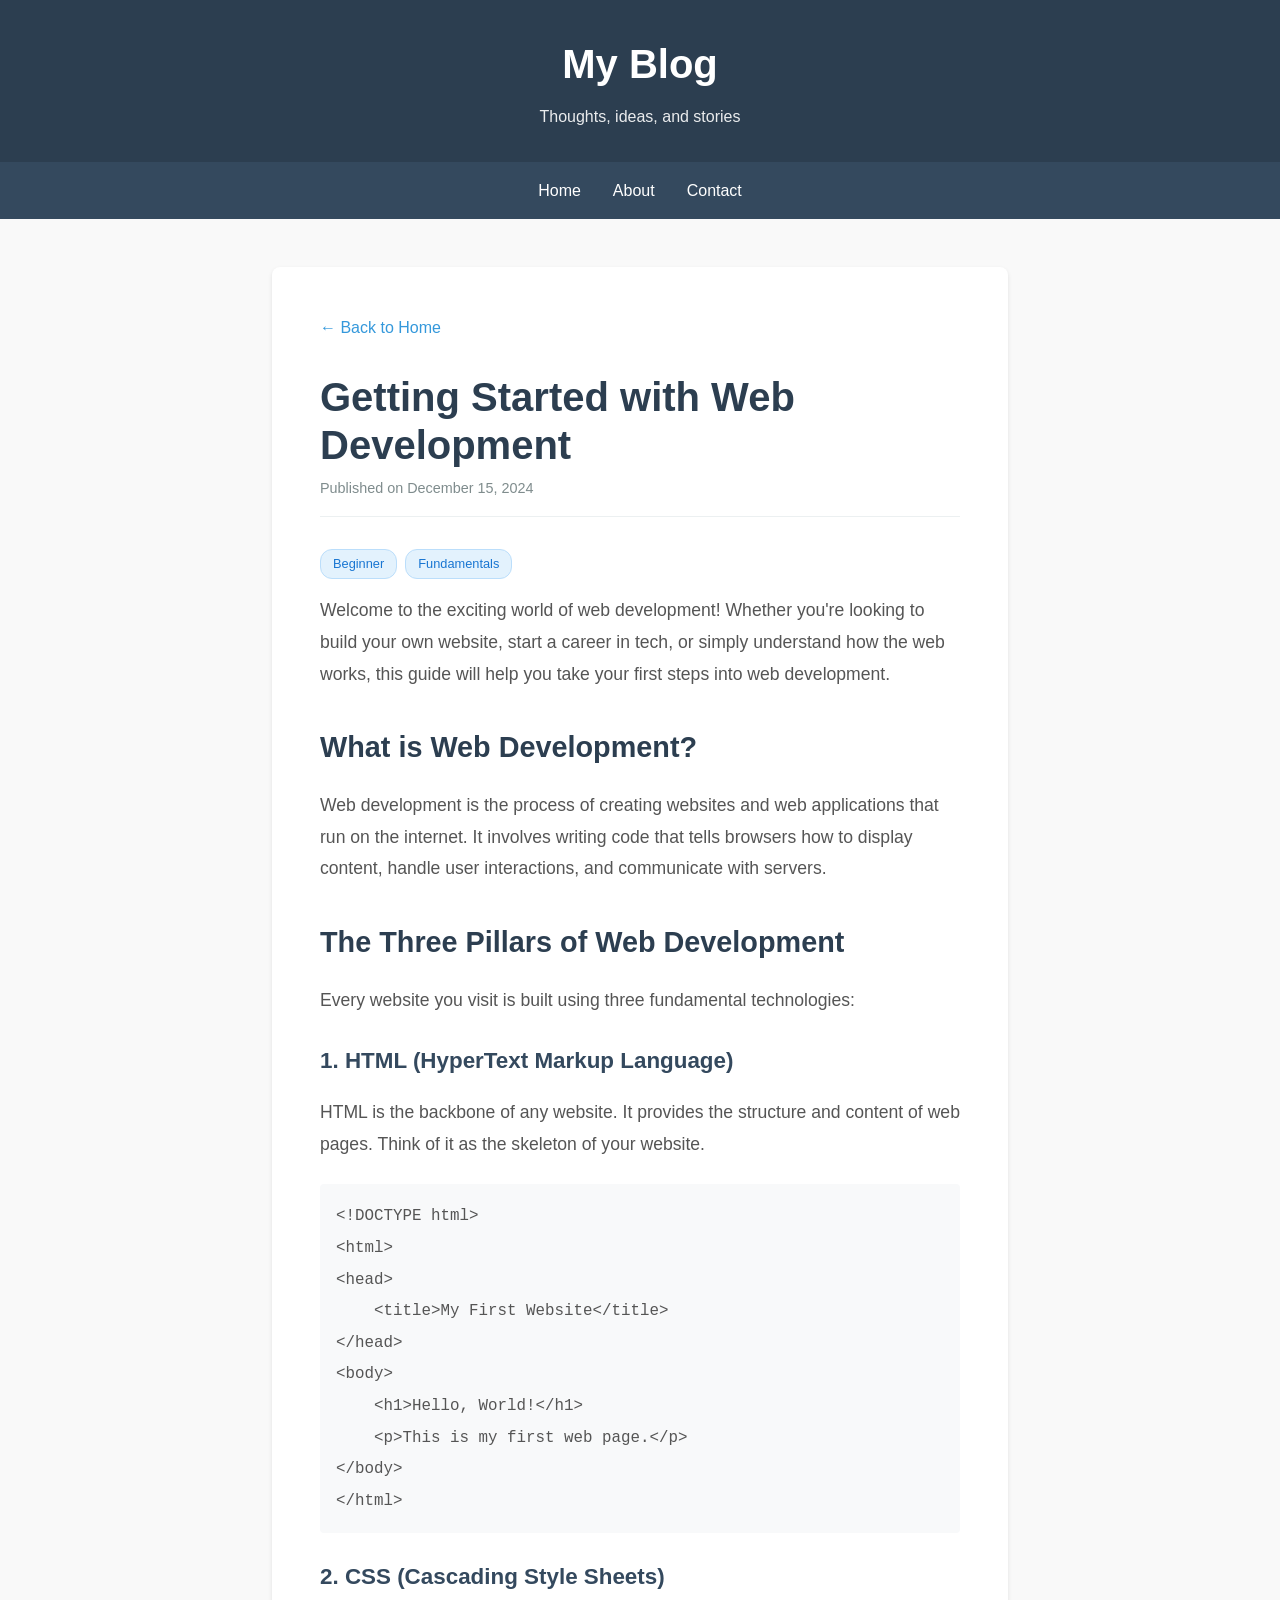
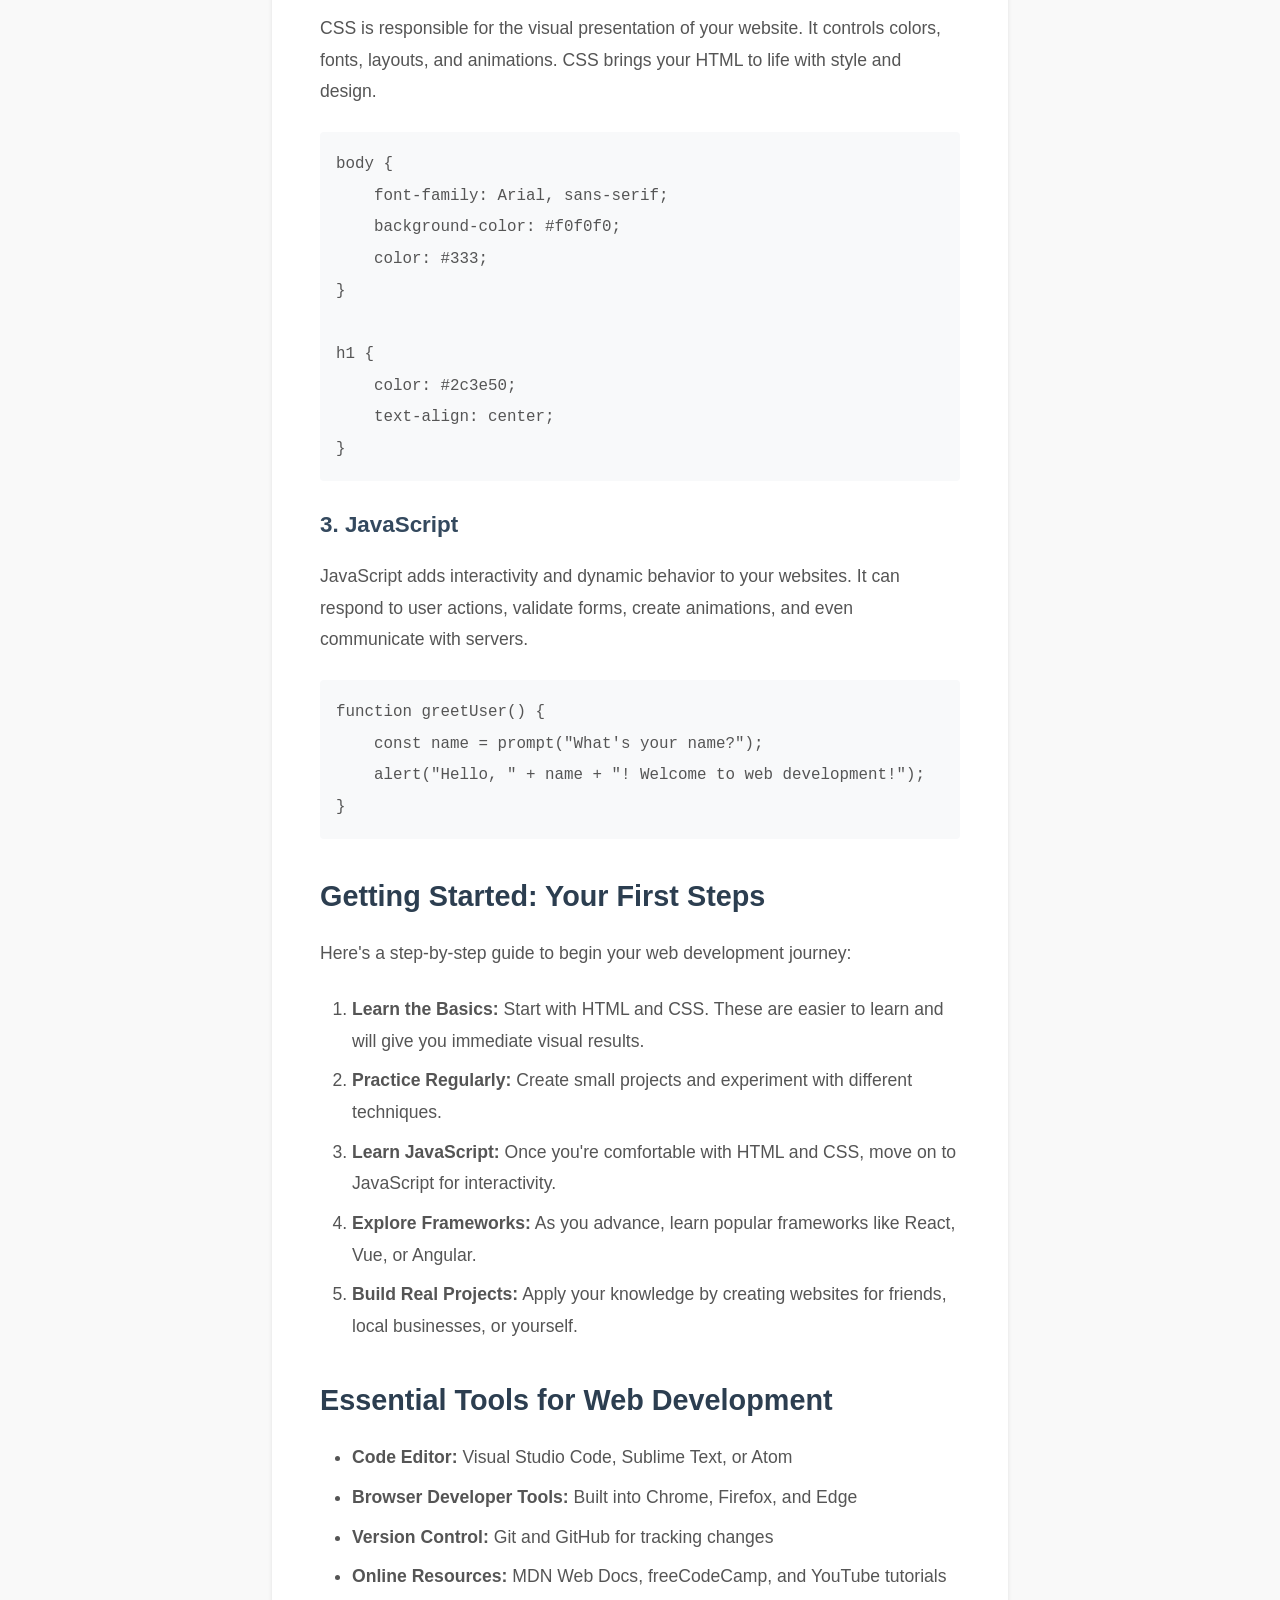
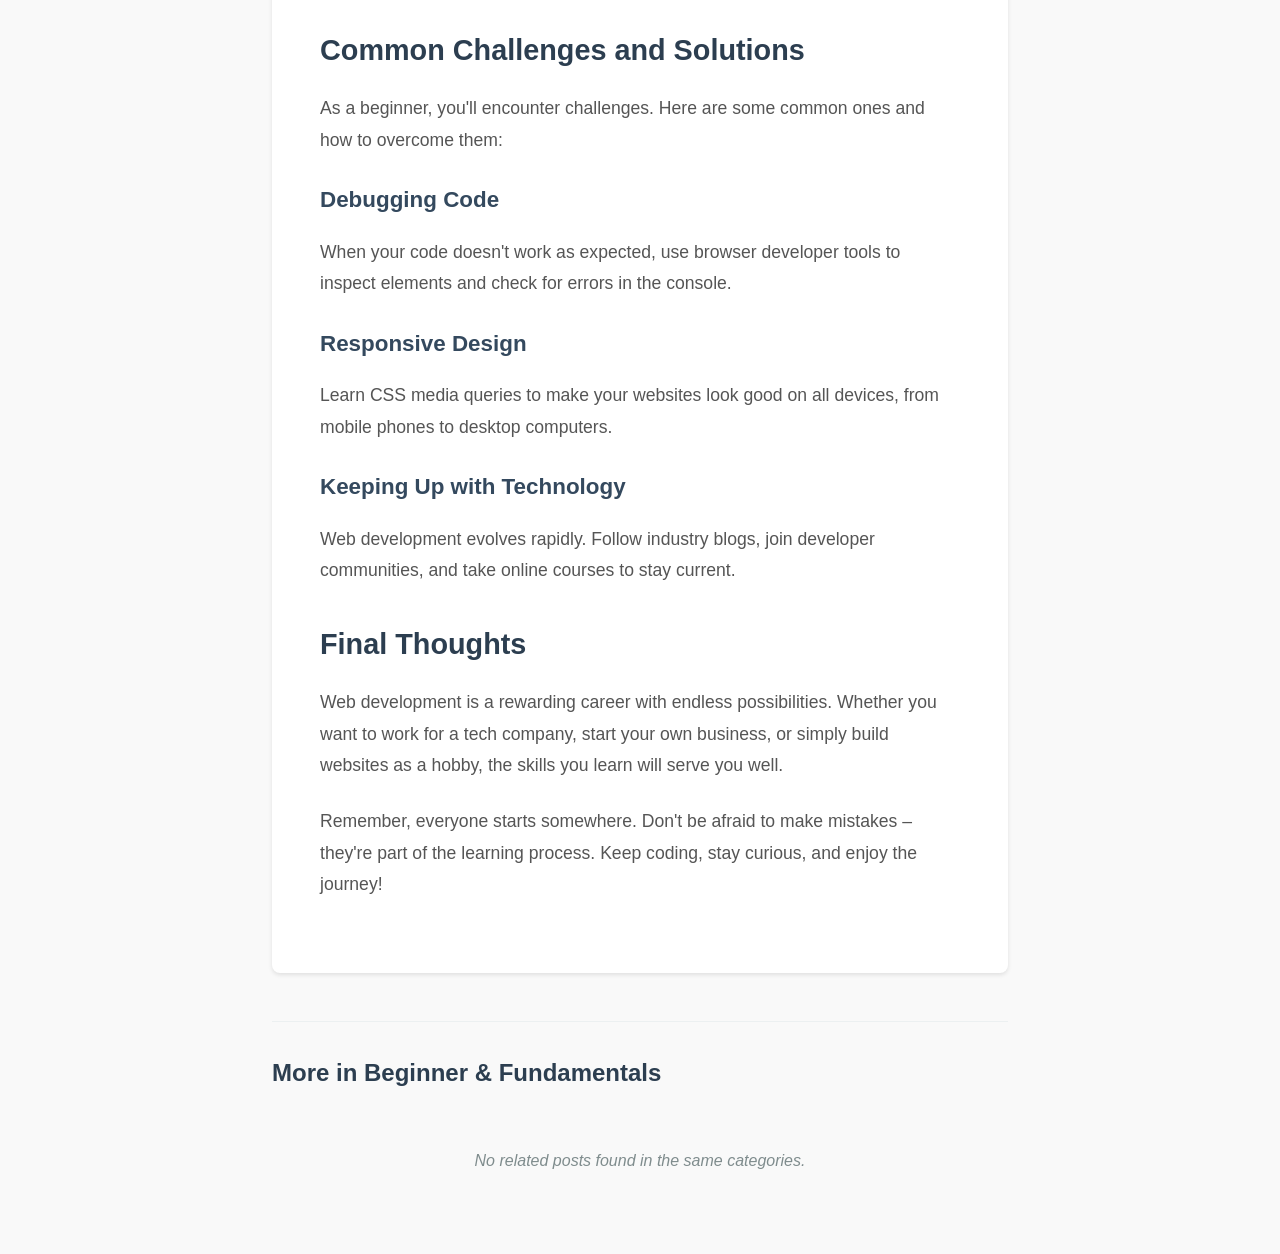
<file: posts/post1.html>
<!DOCTYPE html>
<html lang="en">
<head>
    <meta charset="UTF-8">
    <meta name="viewport" content="width=device-width, initial-scale=1.0">
    <title>Getting Started with Web Development - My Blog</title>
    <style>
        * {
            margin: 0;
            padding: 0;
            box-sizing: border-box;
        }

        body {
            font-family: 'Segoe UI', Tahoma, Geneva, Verdana, sans-serif;
            line-height: 1.6;
            color: #333;
            background-color: #f9f9f9;
        }

        header {
            background-color: #2c3e50;
            color: white;
            padding: 2rem 0;
            text-align: center;
        }

        header h1 {
            font-size: 2.5rem;
            margin-bottom: 0.5rem;
        }

        header p {
            font-size: 1rem;
            opacity: 0.9;
        }

        nav {
            background-color: #34495e;
            padding: 1rem 0;
            position: sticky;
            top: 0;
        }

        nav ul {
            list-style: none;
            display: flex;
            justify-content: center;
            gap: 2rem;
            max-width: 1200px;
            margin: 0 auto;
            padding: 0 2rem;
        }

        nav a {
            color: white;
            text-decoration: none;
            font-weight: 500;
            transition: color 0.3s;
        }

        nav a:hover {
            color: #3498db;
        }

        .container {
            max-width: 800px;
            margin: 3rem auto;
            padding: 0 2rem;
        }

        .blog-post-full {
            background: white;
            padding: 3rem;
            border-radius: 8px;
            box-shadow: 0 2px 4px rgba(0,0,0,0.1);
        }

        .blog-post-full h1 {
            color: #2c3e50;
            margin-bottom: 0.5rem;
            font-size: 2.5rem;
            line-height: 1.2;
        }

        .blog-date {
            color: #7f8c8d;
            font-size: 0.9rem;
            margin-bottom: 2rem;
            border-bottom: 1px solid #ecf0f1;
            padding-bottom: 1rem;
        }

        .blog-content {
            color: #555;
            font-size: 1.1rem;
            line-height: 1.8;
        }

        .blog-content h2 {
            color: #2c3e50;
            margin: 2rem 0 1rem 0;
            font-size: 1.8rem;
        }

        .blog-content h3 {
            color: #34495e;
            margin: 1.5rem 0 1rem 0;
            font-size: 1.4rem;
        }

        .blog-content p {
            margin-bottom: 1.5rem;
        }

        .blog-content ul, .blog-content ol {
            margin-bottom: 1.5rem;
            padding-left: 2rem;
        }

        .blog-content li {
            margin-bottom: 0.5rem;
        }

        .blog-content code {
            background-color: #f8f9fa;
            padding: 0.2rem 0.4rem;
            border-radius: 4px;
            font-family: 'Courier New', monospace;
            font-size: 0.9em;
        }

        .blog-content pre {
            background-color: #f8f9fa;
            padding: 1rem;
            border-radius: 4px;
            overflow-x: auto;
            margin: 1.5rem 0;
        }

        .blog-content pre code {
            background-color: transparent;
            padding: 0;
        }

        .back-link {
            display: inline-block;
            margin-bottom: 2rem;
            color: #3498db;
            text-decoration: none;
            font-weight: 500;
        }

        .back-link:hover {
            text-decoration: underline;
        }

        /* Category tags and related posts styles */
        .post-meta {
            border-top: 1px solid #ecf0f1;
            padding-top: 2rem;
            margin-top: 2rem;
        }

        .post-categories {
            display: flex;
            flex-wrap: wrap;
            gap: 0.5rem;
            margin-bottom: 1rem;
        }

        .category-tag {
            background: #e3f2fd;
            color: #1976d2;
            padding: 0.25rem 0.75rem;
            border-radius: 12px;
            font-size: 0.8rem;
            font-weight: 500;
            border: 1px solid #bbdefb;
        }

        .related-posts {
            margin-top: 3rem;
            padding-top: 2rem;
            border-top: 1px solid #ecf0f1;
        }

        .related-posts h3 {
            color: #2c3e50;
            margin-bottom: 1.5rem;
            font-size: 1.5rem;
        }

        .related-posts-grid {
            display: grid;
            grid-template-columns: repeat(auto-fit, minmax(300px, 1fr));
            gap: 1.5rem;
        }

        .related-post-card {
            background: white;
            padding: 1.5rem;
            border-radius: 8px;
            box-shadow: 0 2px 4px rgba(0,0,0,0.1);
            border: 1px solid #ecf0f1;
            transition: box-shadow 0.3s ease;
        }

        .related-post-card:hover {
            box-shadow: 0 4px 8px rgba(0,0,0,0.15);
        }

        .related-post-card h4 {
            color: #2c3e50;
            margin-bottom: 0.5rem;
            font-size: 1.1rem;
            line-height: 1.3;
        }

        .related-post-card .blog-date {
            color: #7f8c8d;
            font-size: 0.85rem;
            margin-bottom: 0.75rem;
        }

        .related-post-card .read-more {
            color: #3498db;
            text-decoration: none;
            font-weight: 500;
            font-size: 0.9rem;
        }

        .related-post-card .read-more:hover {
            text-decoration: underline;
        }

        .no-related-posts {
            text-align: center;
            padding: 2rem;
            color: #7f8c8d;
            font-style: italic;
        }
    </style>
</head>
<body>
    <header>
        <h1>My Blog</h1>
        <p>Thoughts, ideas, and stories</p>
    </header>

    <nav>
        <ul>
            <li><a href="../index.html">Home</a></li>
            <li><a href="#about">About</a></li>
            <li><a href="#contact">Contact</a></li>
        </ul>
    </nav>

    <div class="container">
        <article class="blog-post-full">
            <a href="../index.html" class="back-link">← Back to Home</a>

            <h1>Getting Started with Web Development</h1>
            <div class="blog-date">Published on December 15, 2024</div>

            <div class="post-categories">
                <span class="category-tag">Beginner</span>
                <span class="category-tag">Fundamentals</span>
            </div>

            <div class="blog-content">
                <p>Welcome to the exciting world of web development! Whether you're looking to build your own website, start a career in tech, or simply understand how the web works, this guide will help you take your first steps into web development.</p>

                <h2>What is Web Development?</h2>
                <p>Web development is the process of creating websites and web applications that run on the internet. It involves writing code that tells browsers how to display content, handle user interactions, and communicate with servers.</p>

                <h2>The Three Pillars of Web Development</h2>
                <p>Every website you visit is built using three fundamental technologies:</p>

                <h3>1. HTML (HyperText Markup Language)</h3>
                <p>HTML is the backbone of any website. It provides the structure and content of web pages. Think of it as the skeleton of your website.</p>
                <pre><code>&lt;!DOCTYPE html&gt;
&lt;html&gt;
&lt;head&gt;
    &lt;title&gt;My First Website&lt;/title&gt;
&lt;/head&gt;
&lt;body&gt;
    &lt;h1&gt;Hello, World!&lt;/h1&gt;
    &lt;p&gt;This is my first web page.&lt;/p&gt;
&lt;/body&gt;
&lt;/html&gt;</code></pre>

                <h3>2. CSS (Cascading Style Sheets)</h3>
                <p>CSS is responsible for the visual presentation of your website. It controls colors, fonts, layouts, and animations. CSS brings your HTML to life with style and design.</p>
                <pre><code>body {
    font-family: Arial, sans-serif;
    background-color: #f0f0f0;
    color: #333;
}

h1 {
    color: #2c3e50;
    text-align: center;
}</code></pre>

                <h3>3. JavaScript</h3>
                <p>JavaScript adds interactivity and dynamic behavior to your websites. It can respond to user actions, validate forms, create animations, and even communicate with servers.</p>
                <pre><code>function greetUser() {
    const name = prompt("What's your name?");
    alert("Hello, " + name + "! Welcome to web development!");
}</code></pre>

                <h2>Getting Started: Your First Steps</h2>
                <p>Here's a step-by-step guide to begin your web development journey:</p>

                <ol>
                    <li><strong>Learn the Basics:</strong> Start with HTML and CSS. These are easier to learn and will give you immediate visual results.</li>
                    <li><strong>Practice Regularly:</strong> Create small projects and experiment with different techniques.</li>
                    <li><strong>Learn JavaScript:</strong> Once you're comfortable with HTML and CSS, move on to JavaScript for interactivity.</li>
                    <li><strong>Explore Frameworks:</strong> As you advance, learn popular frameworks like React, Vue, or Angular.</li>
                    <li><strong>Build Real Projects:</strong> Apply your knowledge by creating websites for friends, local businesses, or yourself.</li>
                </ol>

                <h2>Essential Tools for Web Development</h2>
                <ul>
                    <li><strong>Code Editor:</strong> Visual Studio Code, Sublime Text, or Atom</li>
                    <li><strong>Browser Developer Tools:</strong> Built into Chrome, Firefox, and Edge</li>
                    <li><strong>Version Control:</strong> Git and GitHub for tracking changes</li>
                    <li><strong>Online Resources:</strong> MDN Web Docs, freeCodeCamp, and YouTube tutorials</li>
                </ul>

                <h2>Common Challenges and Solutions</h2>
                <p>As a beginner, you'll encounter challenges. Here are some common ones and how to overcome them:</p>

                <h3>Debugging Code</h3>
                <p>When your code doesn't work as expected, use browser developer tools to inspect elements and check for errors in the console.</p>

                <h3>Responsive Design</h3>
                <p>Learn CSS media queries to make your websites look good on all devices, from mobile phones to desktop computers.</p>

                <h3>Keeping Up with Technology</h3>
                <p>Web development evolves rapidly. Follow industry blogs, join developer communities, and take online courses to stay current.</p>

                <h2>Final Thoughts</h2>
                <p>Web development is a rewarding career with endless possibilities. Whether you want to work for a tech company, start your own business, or simply build websites as a hobby, the skills you learn will serve you well.</p>

                <p>Remember, everyone starts somewhere. Don't be afraid to make mistakes – they're part of the learning process. Keep coding, stay curious, and enjoy the journey!</p>
            </div>
        </article>

        <div class="related-posts">
            <h3>More in Beginner & Fundamentals</h3>
            <div id="related-posts-container" class="related-posts-grid">
                <!-- Related posts will be loaded here -->
            </div>
        </div>
    </div>

    <script>
        // Related posts loader for individual blog posts
        class RelatedPostsLoader {
            constructor(currentPostId, currentCategories) {
                this.currentPostId = currentPostId;
                this.currentCategories = currentCategories;
                this.container = document.getElementById('related-posts-container');
                this.posts = [];
            }

            // Load posts and display related ones
            async loadRelatedPosts() {
                try {
                    // Inline posts data to avoid CORS issues on live servers
                    this.posts = [
                        {
                            "id": 1,
                            "title": "Getting Started with Web Development",
                            "date": "December 15, 2024",
                            "preview": "Learn the basics of HTML, CSS, and JavaScript to start your web development journey. This post covers essential concepts every beginner should know.",
                            "url": "posts/post1.html",
                            "categories": ["Beginner", "Fundamentals"]
                        },
                        {
                            "id": 2,
                            "title": "Best Practices for Clean Code",
                            "date": "December 10, 2024",
                            "preview": "Explore techniques and principles for writing maintainable and readable code. Discover how clean code practices improve collaboration and productivity.",
                            "url": "posts/post2.html",
                            "categories": ["Best Practices", "Development"]
                        },
                        {
                            "id": 3,
                            "title": "Understanding Responsive Design",
                            "date": "December 5, 2024",
                            "preview": "Master the art of creating websites that look great on all devices. Learn about media queries, flexible layouts, and mobile-first design principles.",
                            "url": "posts/post3.html",
                            "categories": ["CSS", "Responsive"]
                        },
                        {
                            "id": 4,
                            "title": "The Power of CSS Grid and Flexbox",
                            "date": "November 28, 2024",
                            "preview": "Dive deep into modern CSS layout techniques. Compare CSS Grid and Flexbox, understand when to use each, and see practical examples for creating complex layouts.",
                            "url": "posts/post4.html",
                            "categories": ["CSS", "Layout"]
                        },
                        {
                            "id": 5,
                            "title": "JavaScript ES6+ Features You Should Know",
                            "date": "November 20, 2024",
                            "preview": "Explore the most important ES6+ features that every modern JavaScript developer should master. From arrow functions to async/await, learn how these features improve code quality.",
                            "url": "posts/post5.html",
                            "categories": ["JavaScript", "ES6"]
                        },
                        {
                            "id": 6,
                            "title": "Building Accessible Web Applications",
                            "date": "November 15, 2024",
                            "preview": "Learn the fundamentals of web accessibility and how to create inclusive web experiences. Discover ARIA attributes, semantic HTML, and testing tools for accessibility compliance.",
                            "url": "posts/post6.html",
                            "categories": ["Accessibility", "Best Practices"]
                        }
                    ];
                    this.displayRelatedPosts();
                } catch (error) {
                    console.error('Error loading related posts:', error);
                    this.showError('Failed to load related posts.');
                }
            }

            // Find and display related posts
            displayRelatedPosts() {
                // Find posts that share categories but are not the current post
                const relatedPosts = this.posts.filter(post => {
                    if (post.id === this.currentPostId) return false;

                    // Check if post shares any categories
                    return post.categories && post.categories.some(cat =>
                        this.currentCategories.includes(cat)
                    );
                });

                if (relatedPosts.length === 0) {
                    this.showNoRelatedPosts();
                    return;
                }

                // Clear container and display related posts
                this.container.innerHTML = '';
                relatedPosts.forEach(post => {
                    const postElement = this.createRelatedPostElement(post);
                    this.container.appendChild(postElement);
                });
            }

            // Create HTML element for a related post
            createRelatedPostElement(post) {
                const div = document.createElement('div');
                div.className = 'related-post-card';

                div.innerHTML = `
                    <h4>${this.escapeHtml(post.title)}</h4>
                    <div class="blog-date">Published on ${this.escapeHtml(post.date)}</div>
                    <p>${this.escapeHtml(post.preview)}</p>
                    <a href="${this.escapeHtml(post.url)}" class="read-more">Read More →</a>
                `;

                return div;
            }

            // Show message when no related posts found
            showNoRelatedPosts() {
                this.container.innerHTML = `
                    <div class="no-related-posts">
                        <p>No related posts found in the same categories.</p>
                    </div>
                `;
            }

            // Show error message
            showError(message) {
                this.container.innerHTML = `
                    <div class="no-related-posts" style="color: #c33;">
                        <p>${this.escapeHtml(message)}</p>
                    </div>
                `;
            }

            // Simple HTML escaping
            escapeHtml(text) {
                const div = document.createElement('div');
                div.textContent = text;
                return div.innerHTML;
            }
        }

        // Initialize related posts when DOM is ready
        document.addEventListener('DOMContentLoaded', () => {
            // Current post data - update these for each post page
            const currentPostId = 1;
            const currentCategories = ['Beginner', 'Fundamentals'];

            const relatedPostsLoader = new RelatedPostsLoader(currentPostId, currentCategories);
            relatedPostsLoader.loadRelatedPosts();
        });
    </script>
</body>
</html>
</file>
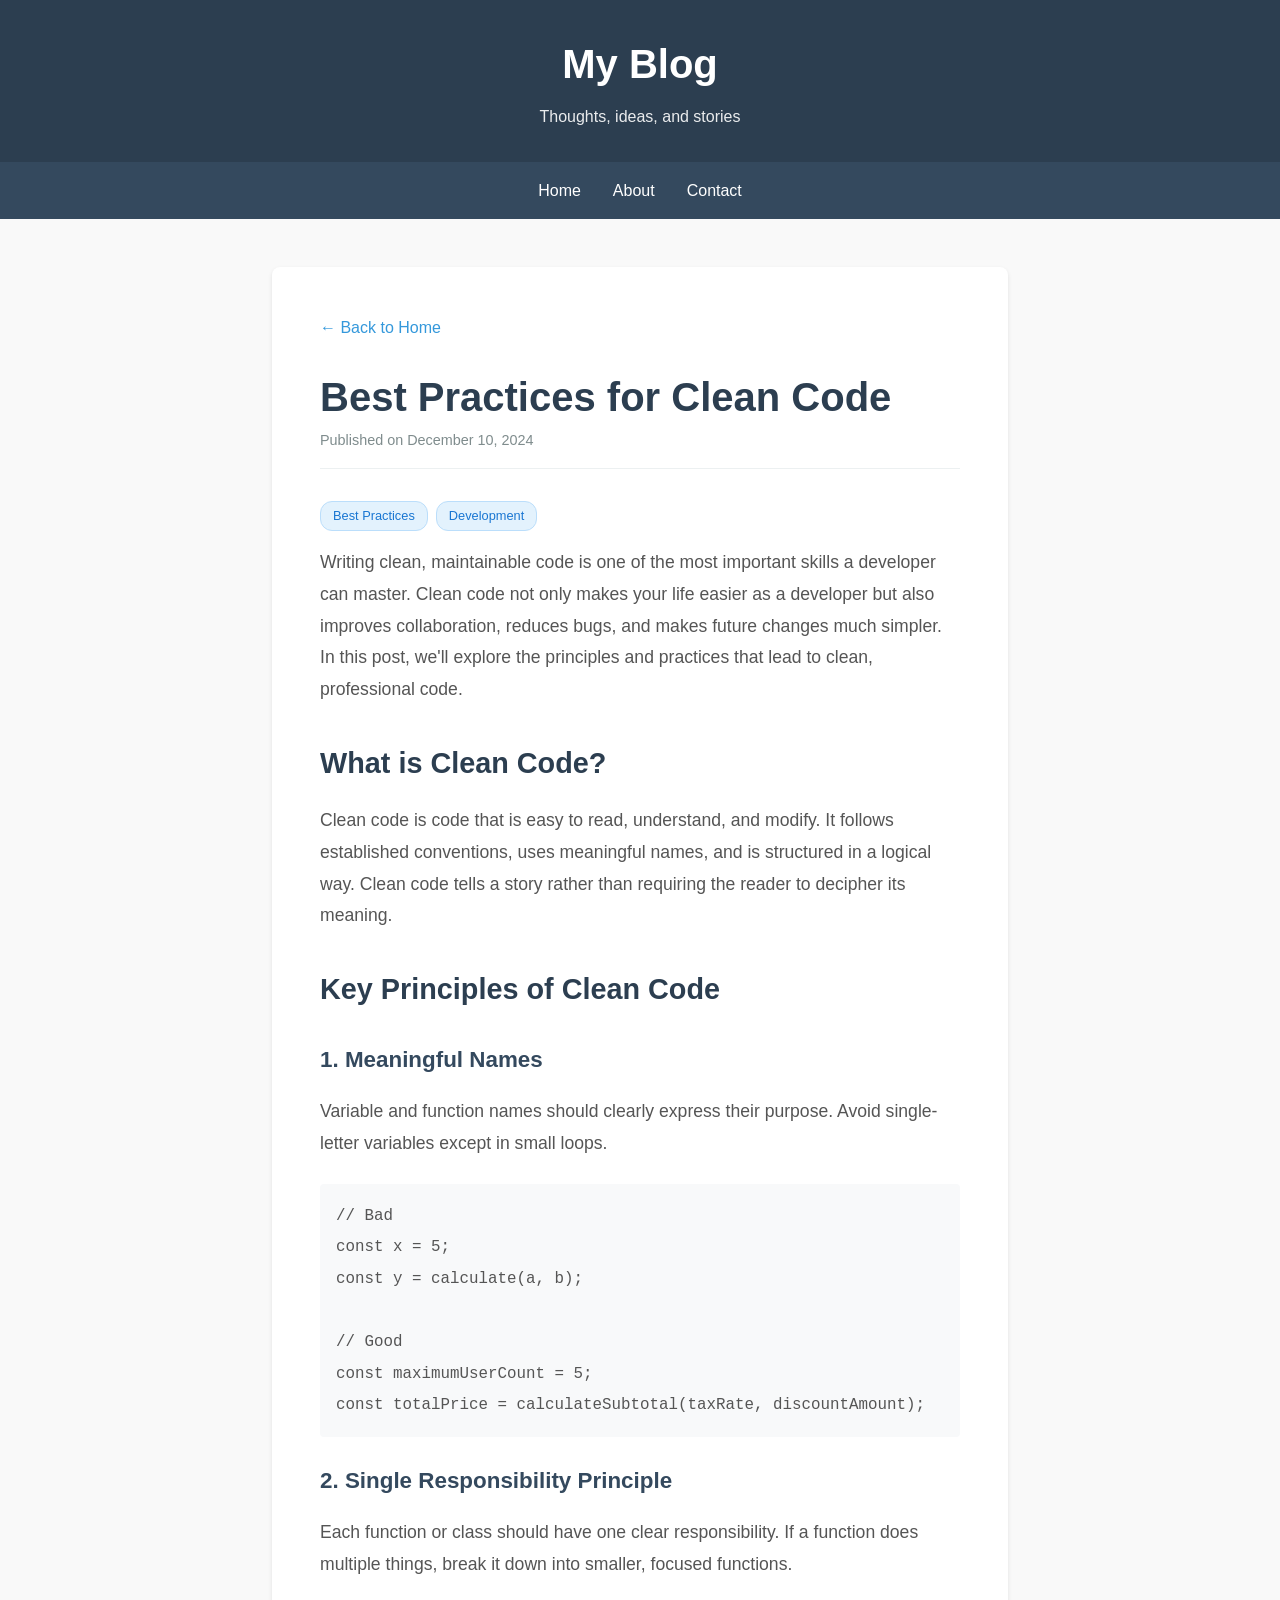
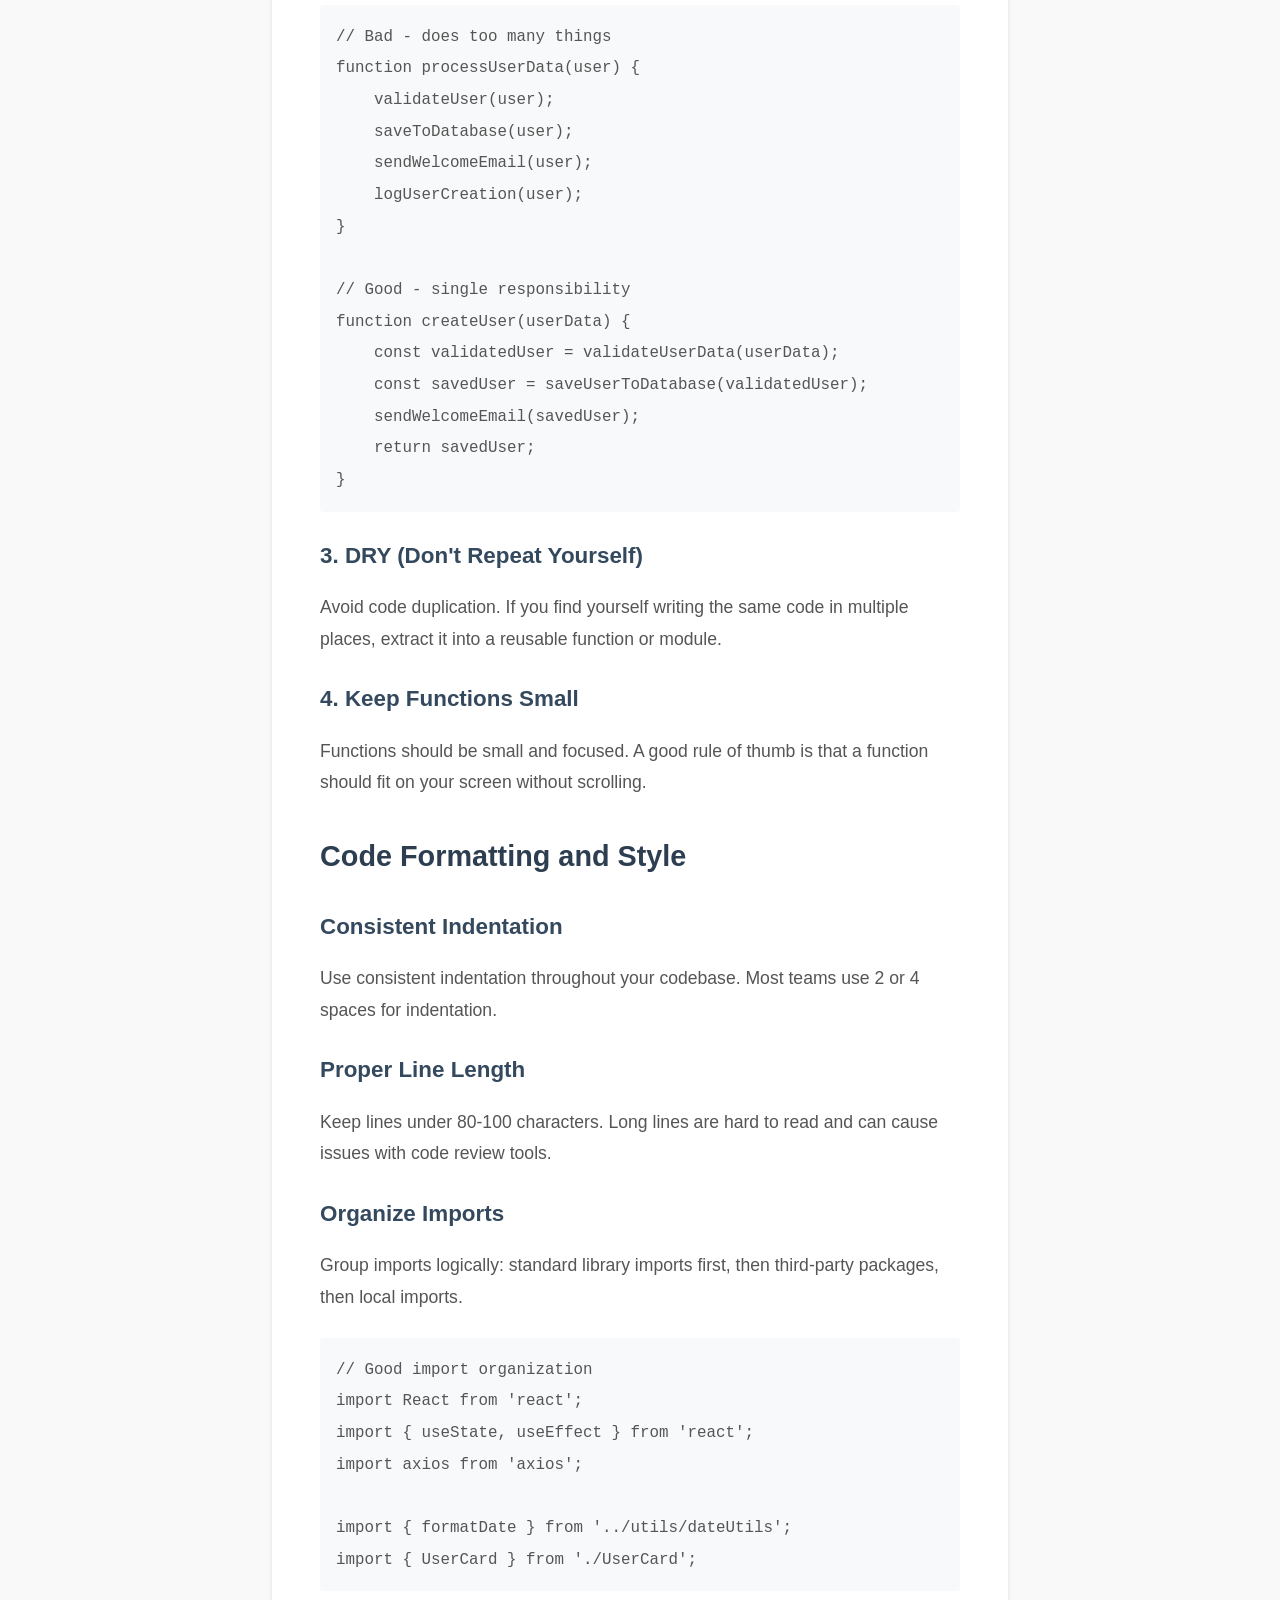
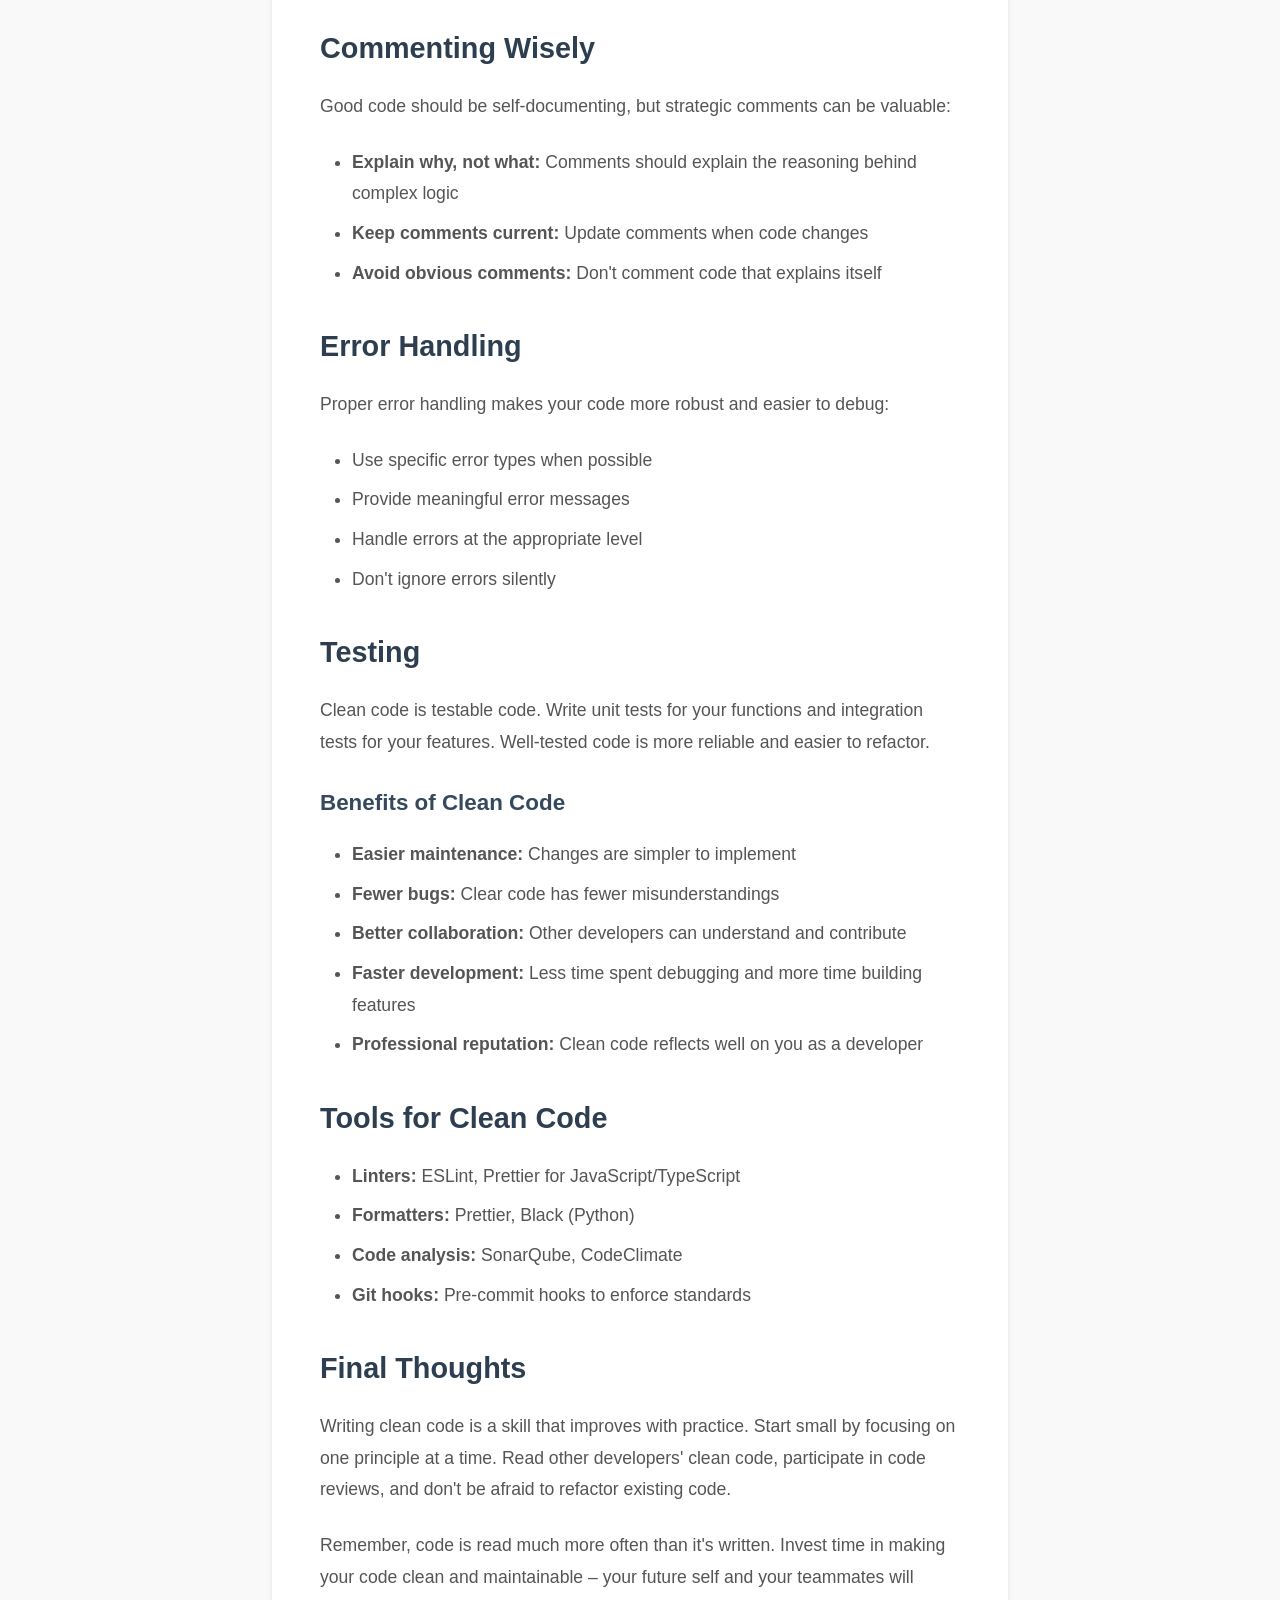
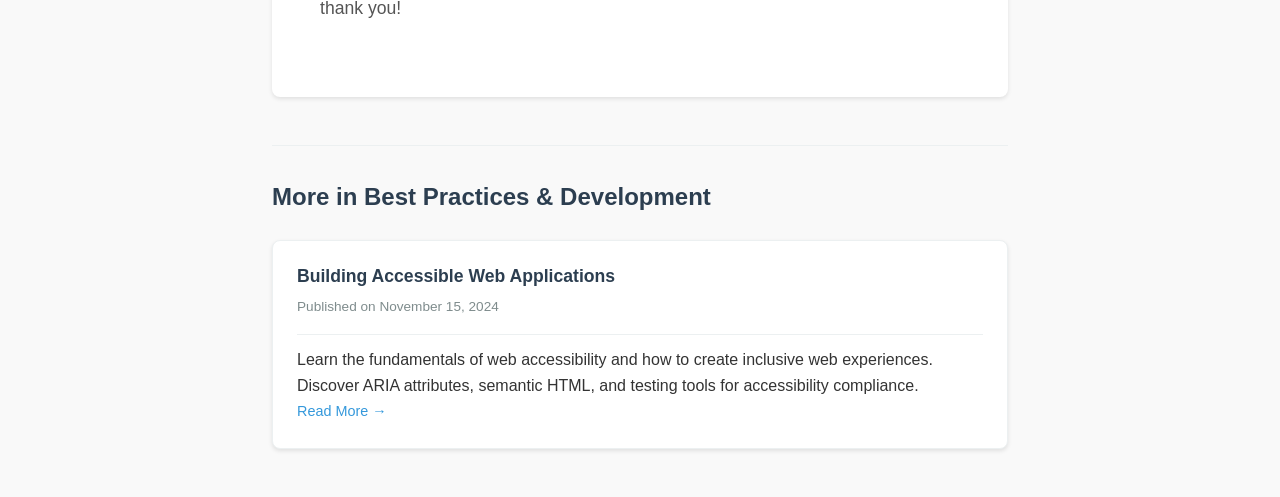
<file: posts/post2.html>
<!DOCTYPE html>
<html lang="en">
<head>
    <meta charset="UTF-8">
    <meta name="viewport" content="width=device-width, initial-scale=1.0">
    <title>Best Practices for Clean Code - My Blog</title>
    <style>
        * {
            margin: 0;
            padding: 0;
            box-sizing: border-box;
        }

        body {
            font-family: 'Segoe UI', Tahoma, Geneva, Verdana, sans-serif;
            line-height: 1.6;
            color: #333;
            background-color: #f9f9f9;
        }

        header {
            background-color: #2c3e50;
            color: white;
            padding: 2rem 0;
            text-align: center;
        }

        header h1 {
            font-size: 2.5rem;
            margin-bottom: 0.5rem;
        }

        header p {
            font-size: 1rem;
            opacity: 0.9;
        }

        nav {
            background-color: #34495e;
            padding: 1rem 0;
            position: sticky;
            top: 0;
        }

        nav ul {
            list-style: none;
            display: flex;
            justify-content: center;
            gap: 2rem;
            max-width: 1200px;
            margin: 0 auto;
            padding: 0 2rem;
        }

        nav a {
            color: white;
            text-decoration: none;
            font-weight: 500;
            transition: color 0.3s;
        }

        nav a:hover {
            color: #3498db;
        }

        .container {
            max-width: 800px;
            margin: 3rem auto;
            padding: 0 2rem;
        }

        .blog-post-full {
            background: white;
            padding: 3rem;
            border-radius: 8px;
            box-shadow: 0 2px 4px rgba(0,0,0,0.1);
        }

        .blog-post-full h1 {
            color: #2c3e50;
            margin-bottom: 0.5rem;
            font-size: 2.5rem;
            line-height: 1.2;
        }

        .blog-date {
            color: #7f8c8d;
            font-size: 0.9rem;
            margin-bottom: 2rem;
            border-bottom: 1px solid #ecf0f1;
            padding-bottom: 1rem;
        }

        .blog-content {
            color: #555;
            font-size: 1.1rem;
            line-height: 1.8;
        }

        .blog-content h2 {
            color: #2c3e50;
            margin: 2rem 0 1rem 0;
            font-size: 1.8rem;
        }

        .blog-content h3 {
            color: #34495e;
            margin: 1.5rem 0 1rem 0;
            font-size: 1.4rem;
        }

        .blog-content p {
            margin-bottom: 1.5rem;
        }

        .blog-content ul, .blog-content ol {
            margin-bottom: 1.5rem;
            padding-left: 2rem;
        }

        .blog-content li {
            margin-bottom: 0.5rem;
        }

        .blog-content code {
            background-color: #f8f9fa;
            padding: 0.2rem 0.4rem;
            border-radius: 4px;
            font-family: 'Courier New', monospace;
            font-size: 0.9em;
        }

        .blog-content pre {
            background-color: #f8f9fa;
            padding: 1rem;
            border-radius: 4px;
            overflow-x: auto;
            margin: 1.5rem 0;
        }

        .blog-content pre code {
            background-color: transparent;
            padding: 0;
        }

        .back-link {
            display: inline-block;
            margin-bottom: 2rem;
            color: #3498db;
            text-decoration: none;
            font-weight: 500;
        }

        .back-link:hover {
            text-decoration: underline;
        }

        /* Category tags and related posts styles */
        .post-meta {
            border-top: 1px solid #ecf0f1;
            padding-top: 2rem;
            margin-top: 2rem;
        }

        .post-categories {
            display: flex;
            flex-wrap: wrap;
            gap: 0.5rem;
            margin-bottom: 1rem;
        }

        .category-tag {
            background: #e3f2fd;
            color: #1976d2;
            padding: 0.25rem 0.75rem;
            border-radius: 12px;
            font-size: 0.8rem;
            font-weight: 500;
            border: 1px solid #bbdefb;
        }

        .related-posts {
            margin-top: 3rem;
            padding-top: 2rem;
            border-top: 1px solid #ecf0f1;
        }

        .related-posts h3 {
            color: #2c3e50;
            margin-bottom: 1.5rem;
            font-size: 1.5rem;
        }

        .related-posts-grid {
            display: grid;
            grid-template-columns: repeat(auto-fit, minmax(300px, 1fr));
            gap: 1.5rem;
        }

        .related-post-card {
            background: white;
            padding: 1.5rem;
            border-radius: 8px;
            box-shadow: 0 2px 4px rgba(0,0,0,0.1);
            border: 1px solid #ecf0f1;
            transition: box-shadow 0.3s ease;
        }

        .related-post-card:hover {
            box-shadow: 0 4px 8px rgba(0,0,0,0.15);
        }

        .related-post-card h4 {
            color: #2c3e50;
            margin-bottom: 0.5rem;
            font-size: 1.1rem;
            line-height: 1.3;
        }

        .related-post-card .blog-date {
            color: #7f8c8d;
            font-size: 0.85rem;
            margin-bottom: 0.75rem;
        }

        .related-post-card .read-more {
            color: #3498db;
            text-decoration: none;
            font-weight: 500;
            font-size: 0.9rem;
        }

        .related-post-card .read-more:hover {
            text-decoration: underline;
        }

        .no-related-posts {
            text-align: center;
            padding: 2rem;
            color: #7f8c8d;
            font-style: italic;
        }
    </style>
</head>
<body>
    <header>
        <h1>My Blog</h1>
        <p>Thoughts, ideas, and stories</p>
    </header>

    <nav>
        <ul>
            <li><a href="../index.html">Home</a></li>
            <li><a href="#about">About</a></li>
            <li><a href="#contact">Contact</a></li>
        </ul>
    </nav>

    <div class="container">
        <article class="blog-post-full">
            <a href="../index.html" class="back-link">← Back to Home</a>

            <h1>Best Practices for Clean Code</h1>
            <div class="blog-date">Published on December 10, 2024</div>

            <div class="post-categories">
                <span class="category-tag">Best Practices</span>
                <span class="category-tag">Development</span>
            </div>

            <div class="blog-content">
                <p>Writing clean, maintainable code is one of the most important skills a developer can master. Clean code not only makes your life easier as a developer but also improves collaboration, reduces bugs, and makes future changes much simpler. In this post, we'll explore the principles and practices that lead to clean, professional code.</p>

                <h2>What is Clean Code?</h2>
                <p>Clean code is code that is easy to read, understand, and modify. It follows established conventions, uses meaningful names, and is structured in a logical way. Clean code tells a story rather than requiring the reader to decipher its meaning.</p>

                <h2>Key Principles of Clean Code</h2>

                <h3>1. Meaningful Names</h3>
                <p>Variable and function names should clearly express their purpose. Avoid single-letter variables except in small loops.</p>
                <pre><code>// Bad
const x = 5;
const y = calculate(a, b);

// Good
const maximumUserCount = 5;
const totalPrice = calculateSubtotal(taxRate, discountAmount);</code></pre>

                <h3>2. Single Responsibility Principle</h3>
                <p>Each function or class should have one clear responsibility. If a function does multiple things, break it down into smaller, focused functions.</p>
                <pre><code>// Bad - does too many things
function processUserData(user) {
    validateUser(user);
    saveToDatabase(user);
    sendWelcomeEmail(user);
    logUserCreation(user);
}

// Good - single responsibility
function createUser(userData) {
    const validatedUser = validateUserData(userData);
    const savedUser = saveUserToDatabase(validatedUser);
    sendWelcomeEmail(savedUser);
    return savedUser;
}</code></pre>

                <h3>3. DRY (Don't Repeat Yourself)</h3>
                <p>Avoid code duplication. If you find yourself writing the same code in multiple places, extract it into a reusable function or module.</p>

                <h3>4. Keep Functions Small</h3>
                <p>Functions should be small and focused. A good rule of thumb is that a function should fit on your screen without scrolling.</p>

                <h2>Code Formatting and Style</h2>

                <h3>Consistent Indentation</h3>
                <p>Use consistent indentation throughout your codebase. Most teams use 2 or 4 spaces for indentation.</p>

                <h3>Proper Line Length</h3>
                <p>Keep lines under 80-100 characters. Long lines are hard to read and can cause issues with code review tools.</p>

                <h3>Organize Imports</h3>
                <p>Group imports logically: standard library imports first, then third-party packages, then local imports.</p>
                <pre><code>// Good import organization
import React from 'react';
import { useState, useEffect } from 'react';
import axios from 'axios';

import { formatDate } from '../utils/dateUtils';
import { UserCard } from './UserCard';</code></pre>

                <h2>Commenting Wisely</h2>
                <p>Good code should be self-documenting, but strategic comments can be valuable:</p>
                <ul>
                    <li><strong>Explain why, not what:</strong> Comments should explain the reasoning behind complex logic</li>
                    <li><strong>Keep comments current:</strong> Update comments when code changes</li>
                    <li><strong>Avoid obvious comments:</strong> Don't comment code that explains itself</li>
                </ul>

                <h2>Error Handling</h2>
                <p>Proper error handling makes your code more robust and easier to debug:</p>
                <ul>
                    <li>Use specific error types when possible</li>
                    <li>Provide meaningful error messages</li>
                    <li>Handle errors at the appropriate level</li>
                    <li>Don't ignore errors silently</li>
                </ul>

                <h2>Testing</h2>
                <p>Clean code is testable code. Write unit tests for your functions and integration tests for your features. Well-tested code is more reliable and easier to refactor.</p>

                <h3>Benefits of Clean Code</h3>
                <ul>
                    <li><strong>Easier maintenance:</strong> Changes are simpler to implement</li>
                    <li><strong>Fewer bugs:</strong> Clear code has fewer misunderstandings</li>
                    <li><strong>Better collaboration:</strong> Other developers can understand and contribute</li>
                    <li><strong>Faster development:</strong> Less time spent debugging and more time building features</li>
                    <li><strong>Professional reputation:</strong> Clean code reflects well on you as a developer</li>
                </ul>

                <h2>Tools for Clean Code</h2>
                <ul>
                    <li><strong>Linters:</strong> ESLint, Prettier for JavaScript/TypeScript</li>
                    <li><strong>Formatters:</strong> Prettier, Black (Python)</li>
                    <li><strong>Code analysis:</strong> SonarQube, CodeClimate</li>
                    <li><strong>Git hooks:</strong> Pre-commit hooks to enforce standards</li>
                </ul>

                <h2>Final Thoughts</h2>
                <p>Writing clean code is a skill that improves with practice. Start small by focusing on one principle at a time. Read other developers' clean code, participate in code reviews, and don't be afraid to refactor existing code.</p>

                <p>Remember, code is read much more often than it's written. Invest time in making your code clean and maintainable – your future self and your teammates will thank you!</p>
            </div>
        </article>

        <div class="related-posts">
            <h3>More in Best Practices & Development</h3>
            <div id="related-posts-container" class="related-posts-grid">
                <!-- Related posts will be loaded here -->
            </div>
        </div>
    </div>

    <script>
        // Related posts loader for individual blog posts
        class RelatedPostsLoader {
            constructor(currentPostId, currentCategories) {
                this.currentPostId = currentPostId;
                this.currentCategories = currentCategories;
                this.container = document.getElementById('related-posts-container');
                this.posts = [];
            }

            // Load posts and display related ones
            async loadRelatedPosts() {
                try {
                    // Inline posts data to avoid CORS issues on live servers
                    this.posts = [
                        {
                            "id": 1,
                            "title": "Getting Started with Web Development",
                            "date": "December 15, 2024",
                            "preview": "Learn the basics of HTML, CSS, and JavaScript to start your web development journey. This post covers essential concepts every beginner should know.",
                            "url": "posts/post1.html",
                            "categories": ["Beginner", "Fundamentals"]
                        },
                        {
                            "id": 2,
                            "title": "Best Practices for Clean Code",
                            "date": "December 10, 2024",
                            "preview": "Explore techniques and principles for writing maintainable and readable code. Discover how clean code practices improve collaboration and productivity.",
                            "url": "posts/post2.html",
                            "categories": ["Best Practices", "Development"]
                        },
                        {
                            "id": 3,
                            "title": "Understanding Responsive Design",
                            "date": "December 5, 2024",
                            "preview": "Master the art of creating websites that look great on all devices. Learn about media queries, flexible layouts, and mobile-first design principles.",
                            "url": "posts/post3.html",
                            "categories": ["CSS", "Responsive"]
                        },
                        {
                            "id": 4,
                            "title": "The Power of CSS Grid and Flexbox",
                            "date": "November 28, 2024",
                            "preview": "Dive deep into modern CSS layout techniques. Compare CSS Grid and Flexbox, understand when to use each, and see practical examples for creating complex layouts.",
                            "url": "posts/post4.html",
                            "categories": ["CSS", "Layout"]
                        },
                        {
                            "id": 5,
                            "title": "JavaScript ES6+ Features You Should Know",
                            "date": "November 20, 2024",
                            "preview": "Explore the most important ES6+ features that every modern JavaScript developer should master. From arrow functions to async/await, learn how these features improve code quality.",
                            "url": "posts/post5.html",
                            "categories": ["JavaScript", "ES6"]
                        },
                        {
                            "id": 6,
                            "title": "Building Accessible Web Applications",
                            "date": "November 15, 2024",
                            "preview": "Learn the fundamentals of web accessibility and how to create inclusive web experiences. Discover ARIA attributes, semantic HTML, and testing tools for accessibility compliance.",
                            "url": "posts/post6.html",
                            "categories": ["Accessibility", "Best Practices"]
                        }
                    ];
                    this.displayRelatedPosts();
                } catch (error) {
                    console.error('Error loading related posts:', error);
                    this.showError('Failed to load related posts.');
                }
            }

            // Find and display related posts
            displayRelatedPosts() {
                // Find posts that share categories but are not the current post
                const relatedPosts = this.posts.filter(post => {
                    if (post.id === this.currentPostId) return false;

                    // Check if post shares any categories
                    return post.categories && post.categories.some(cat =>
                        this.currentCategories.includes(cat)
                    );
                });

                if (relatedPosts.length === 0) {
                    this.showNoRelatedPosts();
                    return;
                }

                // Clear container and display related posts
                this.container.innerHTML = '';
                relatedPosts.forEach(post => {
                    const postElement = this.createRelatedPostElement(post);
                    this.container.appendChild(postElement);
                });
            }

            // Create HTML element for a related post
            createRelatedPostElement(post) {
                const div = document.createElement('div');
                div.className = 'related-post-card';

                div.innerHTML = `
                    <h4>${this.escapeHtml(post.title)}</h4>
                    <div class="blog-date">Published on ${this.escapeHtml(post.date)}</div>
                    <p>${this.escapeHtml(post.preview)}</p>
                    <a href="${this.escapeHtml(post.url)}" class="read-more">Read More →</a>
                `;

                return div;
            }

            // Show message when no related posts found
            showNoRelatedPosts() {
                this.container.innerHTML = `
                    <div class="no-related-posts">
                        <p>No related posts found in the same categories.</p>
                    </div>
                `;
            }

            // Show error message
            showError(message) {
                this.container.innerHTML = `
                    <div class="no-related-posts" style="color: #c33;">
                        <p>${this.escapeHtml(message)}</p>
                    </div>
                `;
            }

            // Simple HTML escaping
            escapeHtml(text) {
                const div = document.createElement('div');
                div.textContent = text;
                return div.innerHTML;
            }
        }

        // Initialize related posts when DOM is ready
        document.addEventListener('DOMContentLoaded', () => {
            // Current post data - update these for each post page
            const currentPostId = 2;
            const currentCategories = ['Best Practices', 'Development'];

            const relatedPostsLoader = new RelatedPostsLoader(currentPostId, currentCategories);
            relatedPostsLoader.loadRelatedPosts();
        });
    </script>
</body>
</html>
</file>
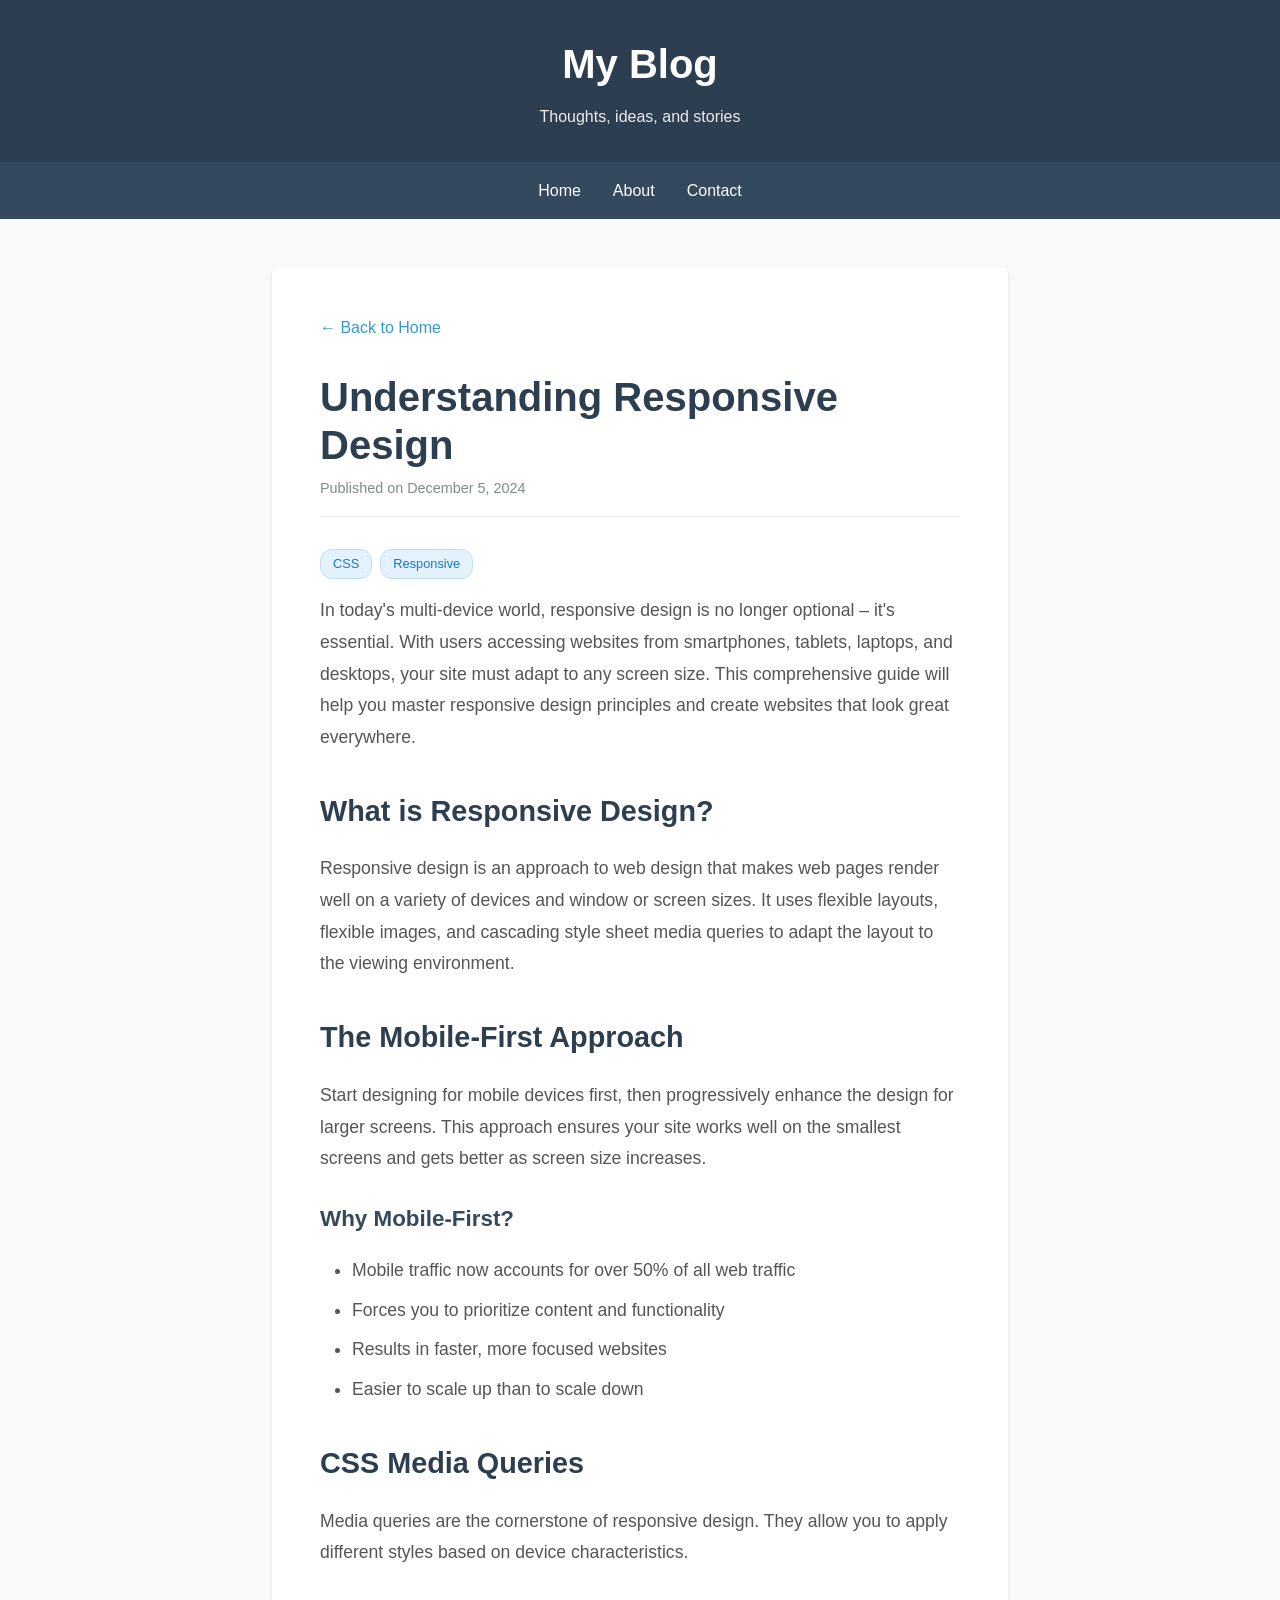
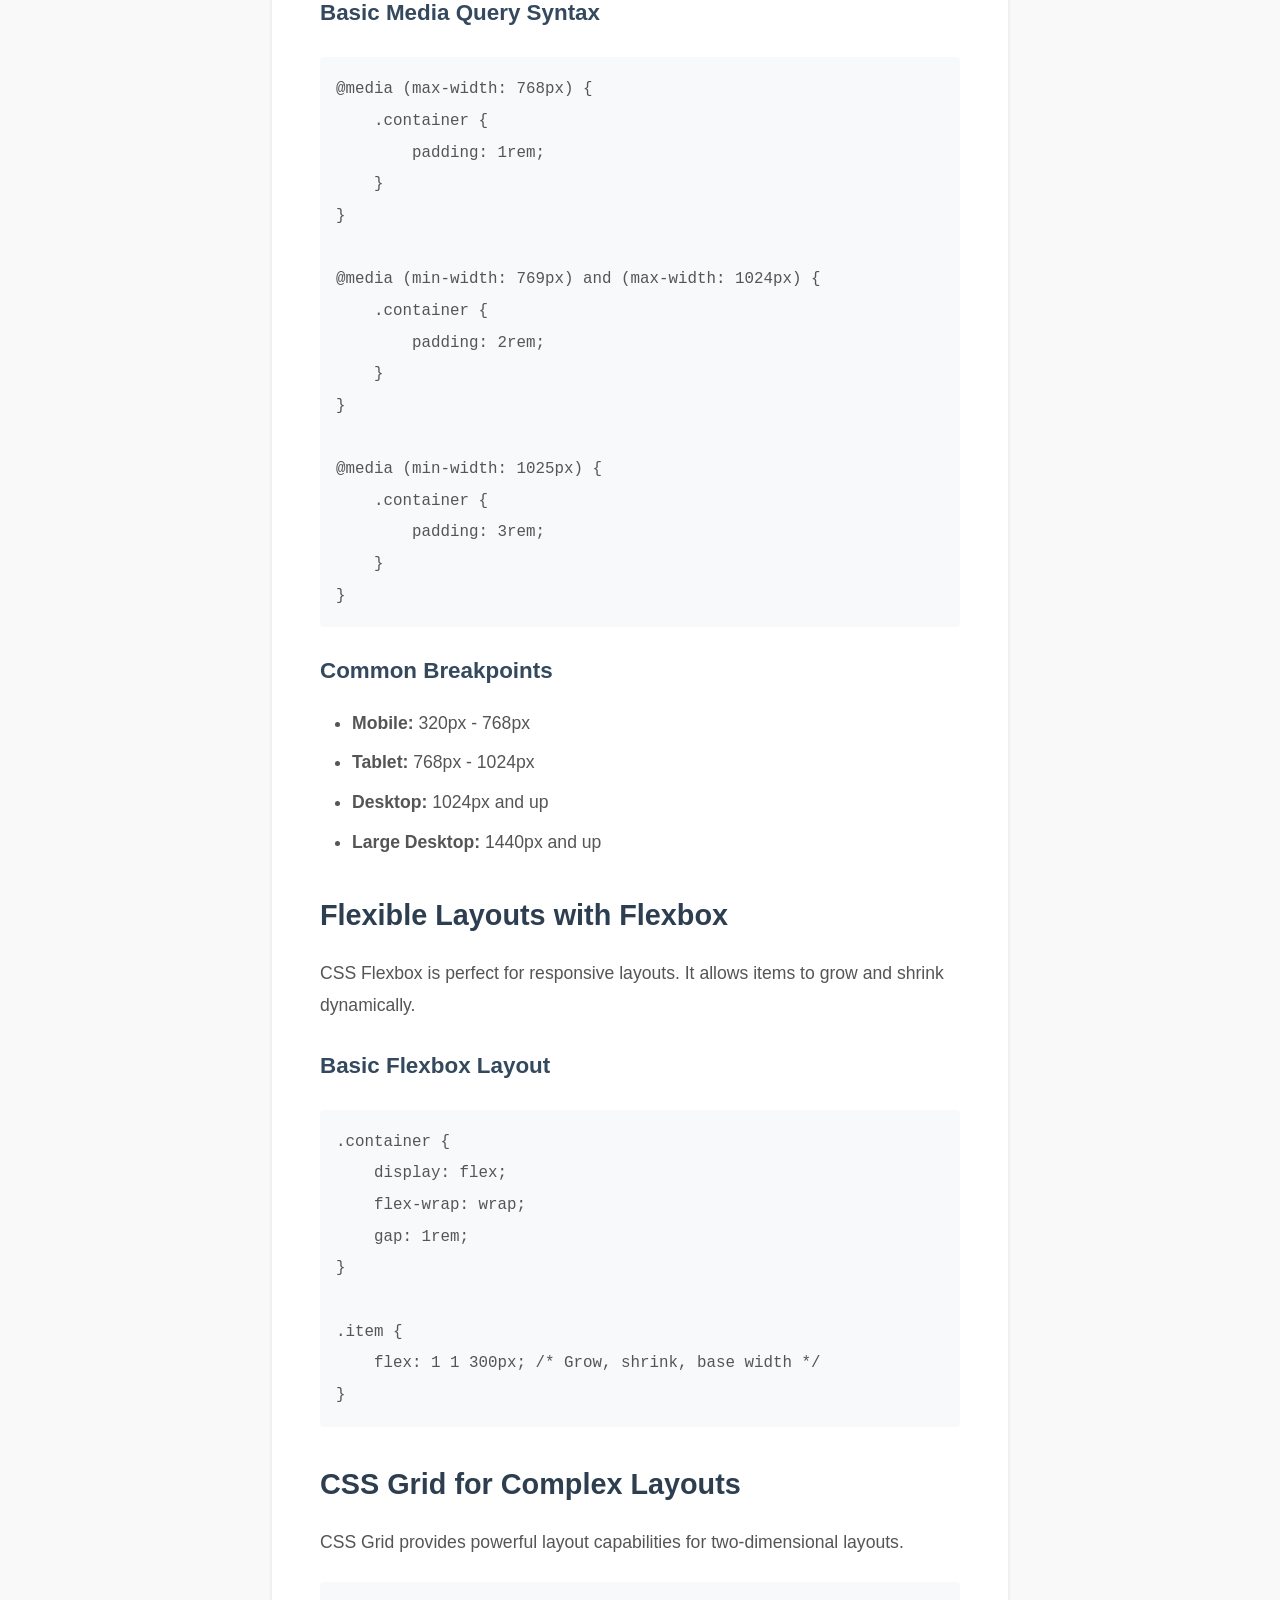
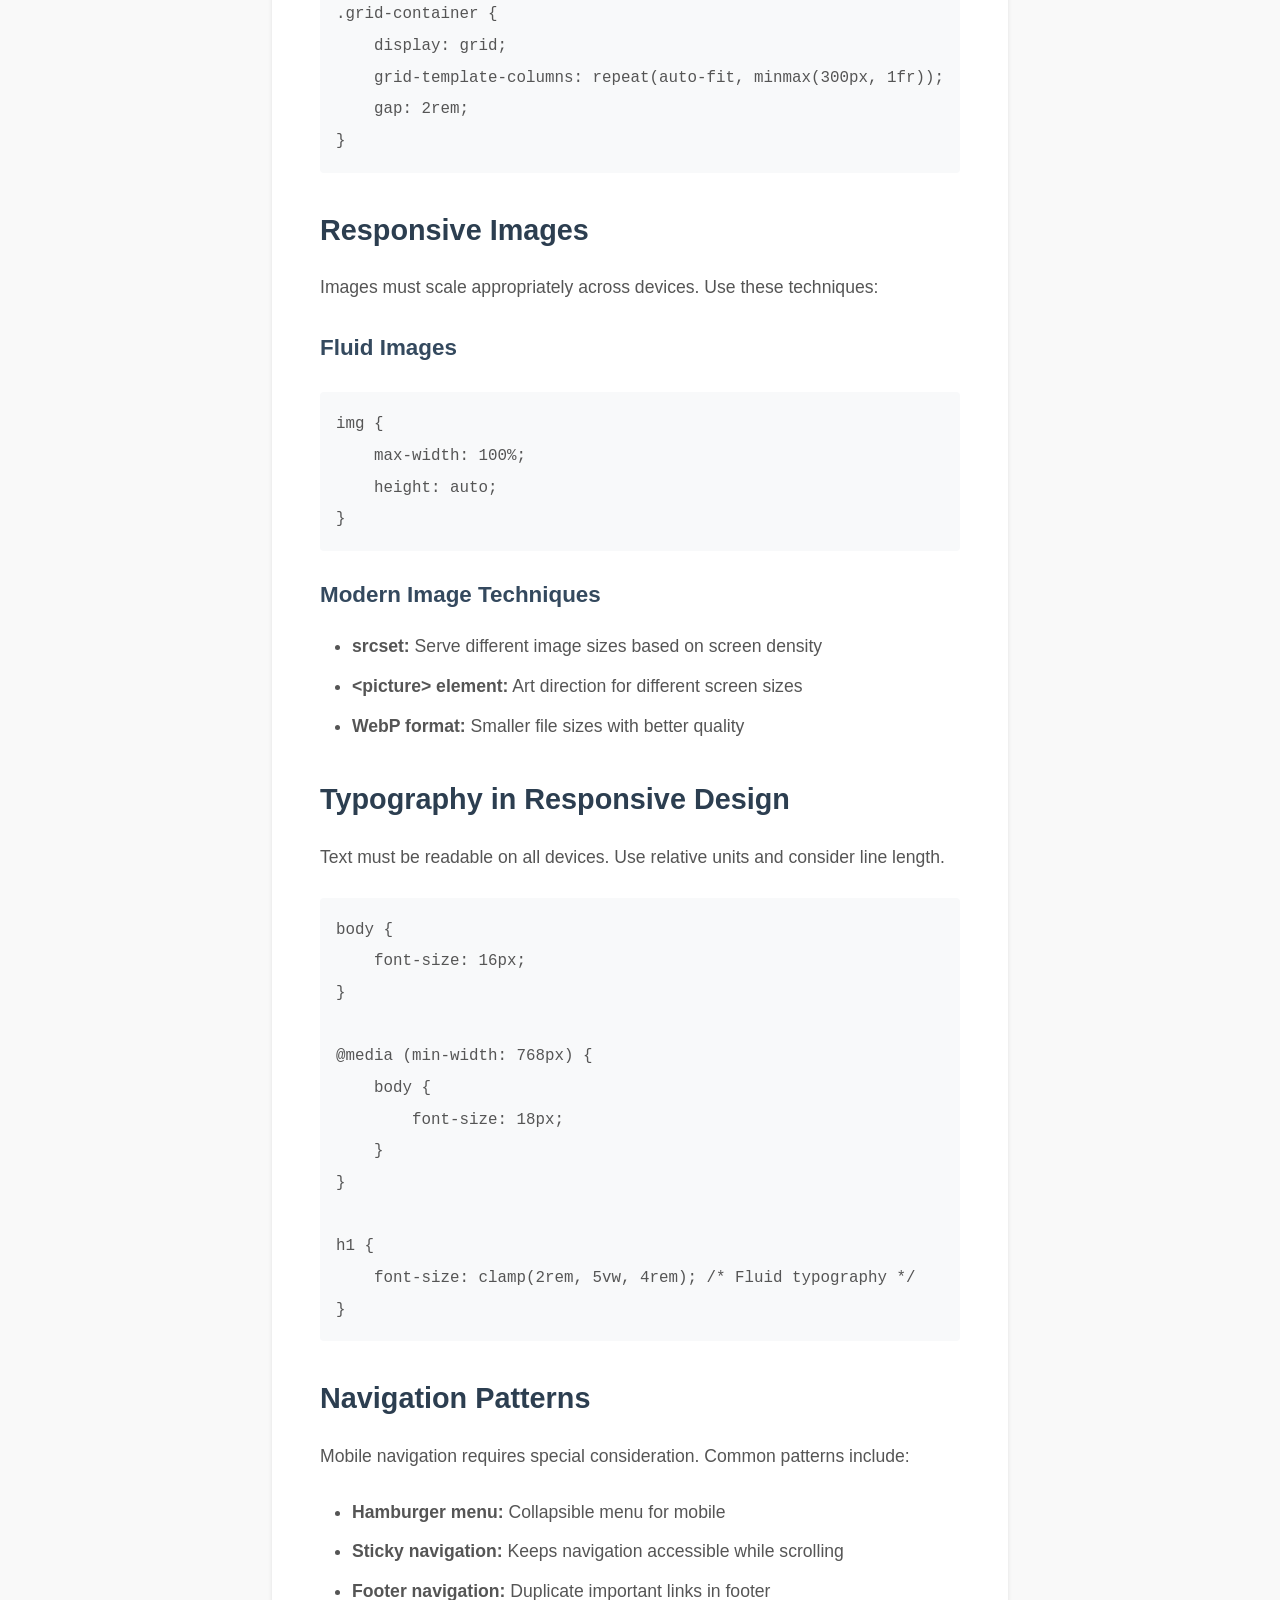
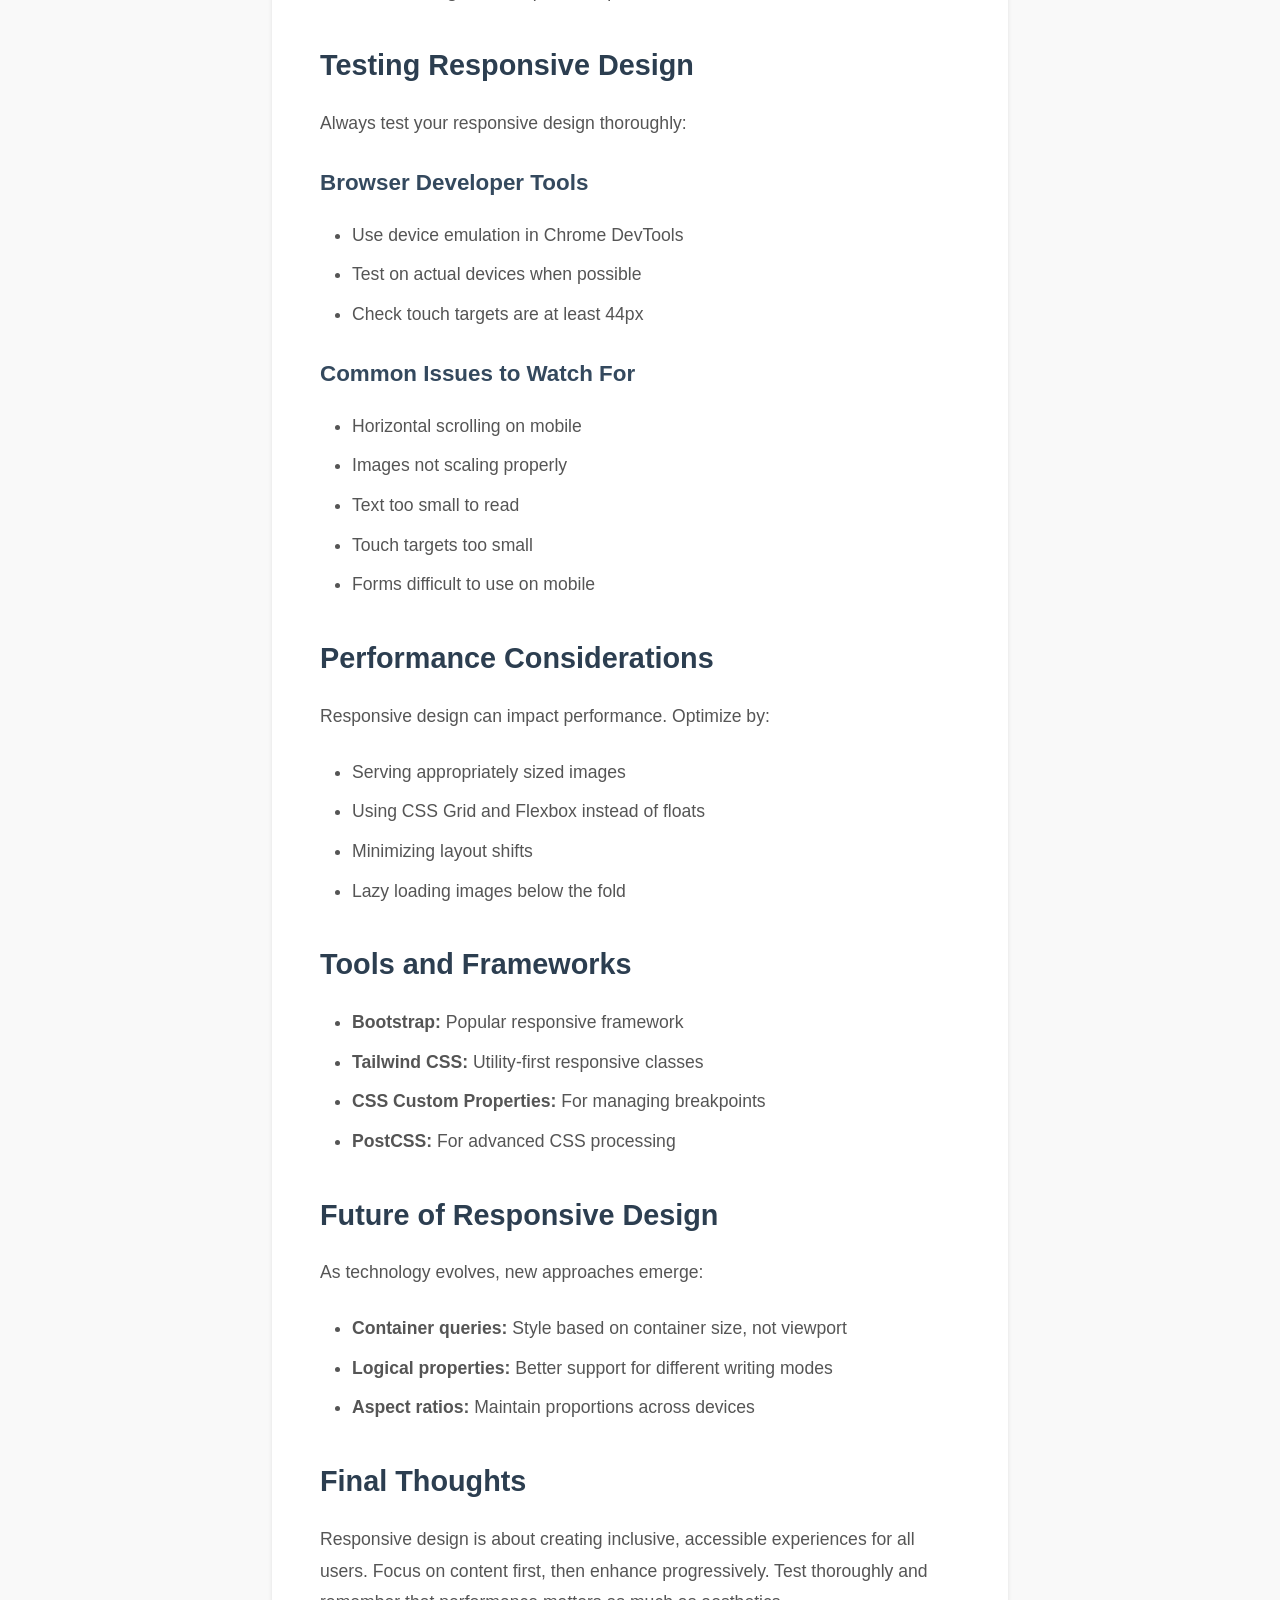
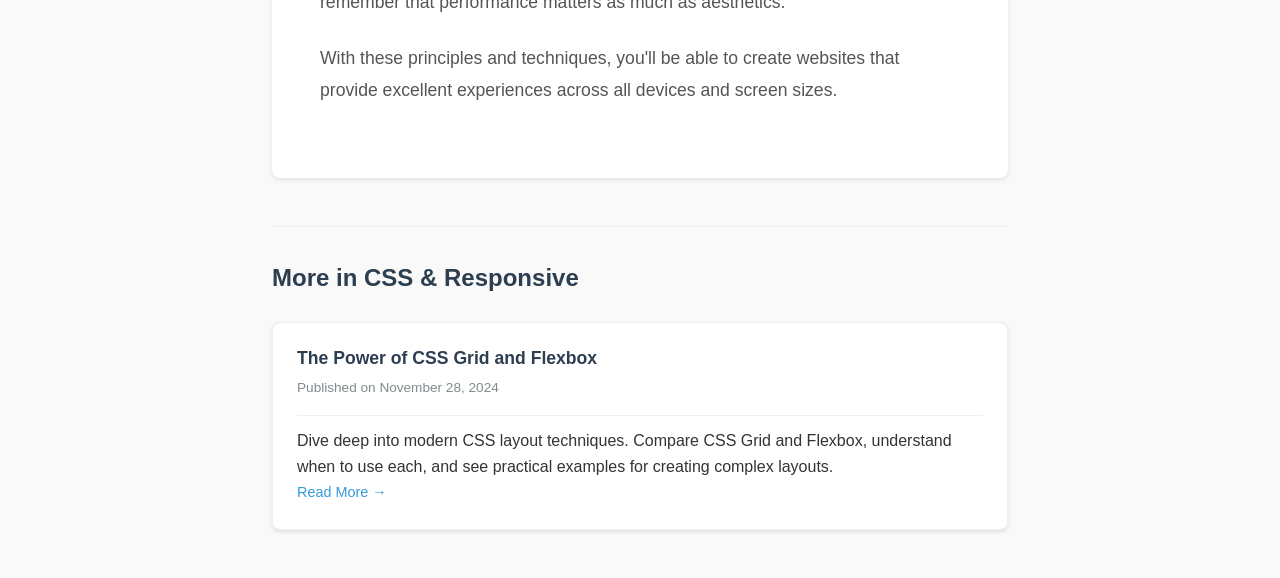
<file: posts/post3.html>
<!DOCTYPE html>
<html lang="en">
<head>
    <meta charset="UTF-8">
    <meta name="viewport" content="width=device-width, initial-scale=1.0">
    <title>Understanding Responsive Design - My Blog</title>
    <style>
        * {
            margin: 0;
            padding: 0;
            box-sizing: border-box;
        }

        body {
            font-family: 'Segoe UI', Tahoma, Geneva, Verdana, sans-serif;
            line-height: 1.6;
            color: #333;
            background-color: #f9f9f9;
        }

        header {
            background-color: #2c3e50;
            color: white;
            padding: 2rem 0;
            text-align: center;
        }

        header h1 {
            font-size: 2.5rem;
            margin-bottom: 0.5rem;
        }

        header p {
            font-size: 1rem;
            opacity: 0.9;
        }

        nav {
            background-color: #34495e;
            padding: 1rem 0;
            position: sticky;
            top: 0;
        }

        nav ul {
            list-style: none;
            display: flex;
            justify-content: center;
            gap: 2rem;
            max-width: 1200px;
            margin: 0 auto;
            padding: 0 2rem;
        }

        nav a {
            color: white;
            text-decoration: none;
            font-weight: 500;
            transition: color 0.3s;
        }

        nav a:hover {
            color: #3498db;
        }

        .container {
            max-width: 800px;
            margin: 3rem auto;
            padding: 0 2rem;
        }

        .blog-post-full {
            background: white;
            padding: 3rem;
            border-radius: 8px;
            box-shadow: 0 2px 4px rgba(0,0,0,0.1);
        }

        .blog-post-full h1 {
            color: #2c3e50;
            margin-bottom: 0.5rem;
            font-size: 2.5rem;
            line-height: 1.2;
        }

        .blog-date {
            color: #7f8c8d;
            font-size: 0.9rem;
            margin-bottom: 2rem;
            border-bottom: 1px solid #ecf0f1;
            padding-bottom: 1rem;
        }

        .blog-content {
            color: #555;
            font-size: 1.1rem;
            line-height: 1.8;
        }

        .blog-content h2 {
            color: #2c3e50;
            margin: 2rem 0 1rem 0;
            font-size: 1.8rem;
        }

        .blog-content h3 {
            color: #34495e;
            margin: 1.5rem 0 1rem 0;
            font-size: 1.4rem;
        }

        .blog-content p {
            margin-bottom: 1.5rem;
        }

        .blog-content ul, .blog-content ol {
            margin-bottom: 1.5rem;
            padding-left: 2rem;
        }

        .blog-content li {
            margin-bottom: 0.5rem;
        }

        .blog-content code {
            background-color: #f8f9fa;
            padding: 0.2rem 0.4rem;
            border-radius: 4px;
            font-family: 'Courier New', monospace;
            font-size: 0.9em;
        }

        .blog-content pre {
            background-color: #f8f9fa;
            padding: 1rem;
            border-radius: 4px;
            overflow-x: auto;
            margin: 1.5rem 0;
        }

        .blog-content pre code {
            background-color: transparent;
            padding: 0;
        }

        .back-link {
            display: inline-block;
            margin-bottom: 2rem;
            color: #3498db;
            text-decoration: none;
            font-weight: 500;
        }

        .back-link:hover {
            text-decoration: underline;
        }

        /* Category tags and related posts styles */
        .post-meta {
            border-top: 1px solid #ecf0f1;
            padding-top: 2rem;
            margin-top: 2rem;
        }

        .post-categories {
            display: flex;
            flex-wrap: wrap;
            gap: 0.5rem;
            margin-bottom: 1rem;
        }

        .category-tag {
            background: #e3f2fd;
            color: #1976d2;
            padding: 0.25rem 0.75rem;
            border-radius: 12px;
            font-size: 0.8rem;
            font-weight: 500;
            border: 1px solid #bbdefb;
        }

        .related-posts {
            margin-top: 3rem;
            padding-top: 2rem;
            border-top: 1px solid #ecf0f1;
        }

        .related-posts h3 {
            color: #2c3e50;
            margin-bottom: 1.5rem;
            font-size: 1.5rem;
        }

        .related-posts-grid {
            display: grid;
            grid-template-columns: repeat(auto-fit, minmax(300px, 1fr));
            gap: 1.5rem;
        }

        .related-post-card {
            background: white;
            padding: 1.5rem;
            border-radius: 8px;
            box-shadow: 0 2px 4px rgba(0,0,0,0.1);
            border: 1px solid #ecf0f1;
            transition: box-shadow 0.3s ease;
        }

        .related-post-card:hover {
            box-shadow: 0 4px 8px rgba(0,0,0,0.15);
        }

        .related-post-card h4 {
            color: #2c3e50;
            margin-bottom: 0.5rem;
            font-size: 1.1rem;
            line-height: 1.3;
        }

        .related-post-card .blog-date {
            color: #7f8c8d;
            font-size: 0.85rem;
            margin-bottom: 0.75rem;
        }

        .related-post-card .read-more {
            color: #3498db;
            text-decoration: none;
            font-weight: 500;
            font-size: 0.9rem;
        }

        .related-post-card .read-more:hover {
            text-decoration: underline;
        }

        .no-related-posts {
            text-align: center;
            padding: 2rem;
            color: #7f8c8d;
            font-style: italic;
        }
    </style>
</head>
<body>
    <header>
        <h1>My Blog</h1>
        <p>Thoughts, ideas, and stories</p>
    </header>

    <nav>
        <ul>
            <li><a href="../index.html">Home</a></li>
            <li><a href="#about">About</a></li>
            <li><a href="#contact">Contact</a></li>
        </ul>
    </nav>

    <div class="container">
        <article class="blog-post-full">
            <a href="../index.html" class="back-link">← Back to Home</a>

            <h1>Understanding Responsive Design</h1>
            <div class="blog-date">Published on December 5, 2024</div>

            <div class="post-categories">
                <span class="category-tag">CSS</span>
                <span class="category-tag">Responsive</span>
            </div>

            <div class="blog-content">
                <p>In today's multi-device world, responsive design is no longer optional – it's essential. With users accessing websites from smartphones, tablets, laptops, and desktops, your site must adapt to any screen size. This comprehensive guide will help you master responsive design principles and create websites that look great everywhere.</p>

                <h2>What is Responsive Design?</h2>
                <p>Responsive design is an approach to web design that makes web pages render well on a variety of devices and window or screen sizes. It uses flexible layouts, flexible images, and cascading style sheet media queries to adapt the layout to the viewing environment.</p>

                <h2>The Mobile-First Approach</h2>
                <p>Start designing for mobile devices first, then progressively enhance the design for larger screens. This approach ensures your site works well on the smallest screens and gets better as screen size increases.</p>

                <h3>Why Mobile-First?</h3>
                <ul>
                    <li>Mobile traffic now accounts for over 50% of all web traffic</li>
                    <li>Forces you to prioritize content and functionality</li>
                    <li>Results in faster, more focused websites</li>
                    <li>Easier to scale up than to scale down</li>
                </ul>

                <h2>CSS Media Queries</h2>
                <p>Media queries are the cornerstone of responsive design. They allow you to apply different styles based on device characteristics.</p>

                <h3>Basic Media Query Syntax</h3>
                <pre><code>@media (max-width: 768px) {
    .container {
        padding: 1rem;
    }
}

@media (min-width: 769px) and (max-width: 1024px) {
    .container {
        padding: 2rem;
    }
}

@media (min-width: 1025px) {
    .container {
        padding: 3rem;
    }
}</code></pre>

                <h3>Common Breakpoints</h3>
                <ul>
                    <li><strong>Mobile:</strong> 320px - 768px</li>
                    <li><strong>Tablet:</strong> 768px - 1024px</li>
                    <li><strong>Desktop:</strong> 1024px and up</li>
                    <li><strong>Large Desktop:</strong> 1440px and up</li>
                </ul>

                <h2>Flexible Layouts with Flexbox</h2>
                <p>CSS Flexbox is perfect for responsive layouts. It allows items to grow and shrink dynamically.</p>

                <h3>Basic Flexbox Layout</h3>
                <pre><code>.container {
    display: flex;
    flex-wrap: wrap;
    gap: 1rem;
}

.item {
    flex: 1 1 300px; /* Grow, shrink, base width */
}</code></pre>

                <h2>CSS Grid for Complex Layouts</h2>
                <p>CSS Grid provides powerful layout capabilities for two-dimensional layouts.</p>

                <pre><code>.grid-container {
    display: grid;
    grid-template-columns: repeat(auto-fit, minmax(300px, 1fr));
    gap: 2rem;
}</code></pre>

                <h2>Responsive Images</h2>
                <p>Images must scale appropriately across devices. Use these techniques:</p>

                <h3>Fluid Images</h3>
                <pre><code>img {
    max-width: 100%;
    height: auto;
}</code></pre>

                <h3>Modern Image Techniques</h3>
                <ul>
                    <li><strong>srcset:</strong> Serve different image sizes based on screen density</li>
                    <li><strong>&lt;picture&gt; element:</strong> Art direction for different screen sizes</li>
                    <li><strong>WebP format:</strong> Smaller file sizes with better quality</li>
                </ul>

                <h2>Typography in Responsive Design</h2>
                <p>Text must be readable on all devices. Use relative units and consider line length.</p>

                <pre><code>body {
    font-size: 16px;
}

@media (min-width: 768px) {
    body {
        font-size: 18px;
    }
}

h1 {
    font-size: clamp(2rem, 5vw, 4rem); /* Fluid typography */
}</code></pre>

                <h2>Navigation Patterns</h2>
                <p>Mobile navigation requires special consideration. Common patterns include:</p>

                <ul>
                    <li><strong>Hamburger menu:</strong> Collapsible menu for mobile</li>
                    <li><strong>Sticky navigation:</strong> Keeps navigation accessible while scrolling</li>
                    <li><strong>Footer navigation:</strong> Duplicate important links in footer</li>
                </ul>

                <h2>Testing Responsive Design</h2>
                <p>Always test your responsive design thoroughly:</p>

                <h3>Browser Developer Tools</h3>
                <ul>
                    <li>Use device emulation in Chrome DevTools</li>
                    <li>Test on actual devices when possible</li>
                    <li>Check touch targets are at least 44px</li>
                </ul>

                <h3>Common Issues to Watch For</h3>
                <ul>
                    <li>Horizontal scrolling on mobile</li>
                    <li>Images not scaling properly</li>
                    <li>Text too small to read</li>
                    <li>Touch targets too small</li>
                    <li>Forms difficult to use on mobile</li>
                </ul>

                <h2>Performance Considerations</h2>
                <p>Responsive design can impact performance. Optimize by:</p>

                <ul>
                    <li>Serving appropriately sized images</li>
                    <li>Using CSS Grid and Flexbox instead of floats</li>
                    <li>Minimizing layout shifts</li>
                    <li>Lazy loading images below the fold</li>
                </ul>

                <h2>Tools and Frameworks</h2>
                <ul>
                    <li><strong>Bootstrap:</strong> Popular responsive framework</li>
                    <li><strong>Tailwind CSS:</strong> Utility-first responsive classes</li>
                    <li><strong>CSS Custom Properties:</strong> For managing breakpoints</li>
                    <li><strong>PostCSS:</strong> For advanced CSS processing</li>
                </ul>

                <h2>Future of Responsive Design</h2>
                <p>As technology evolves, new approaches emerge:</p>

                <ul>
                    <li><strong>Container queries:</strong> Style based on container size, not viewport</li>
                    <li><strong>Logical properties:</strong> Better support for different writing modes</li>
                    <li><strong>Aspect ratios:</strong> Maintain proportions across devices</li>
                </ul>

                <h2>Final Thoughts</h2>
                <p>Responsive design is about creating inclusive, accessible experiences for all users. Focus on content first, then enhance progressively. Test thoroughly and remember that performance matters as much as aesthetics.</p>

                <p>With these principles and techniques, you'll be able to create websites that provide excellent experiences across all devices and screen sizes.</p>
            </div>
        </article>

        <div class="related-posts">
            <h3>More in CSS & Responsive</h3>
            <div id="related-posts-container" class="related-posts-grid">
                <!-- Related posts will be loaded here -->
            </div>
        </div>
    </div>

    <script>
        // Related posts loader for individual blog posts
        class RelatedPostsLoader {
            constructor(currentPostId, currentCategories) {
                this.currentPostId = currentPostId;
                this.currentCategories = currentCategories;
                this.container = document.getElementById('related-posts-container');
                this.posts = [];
            }

            // Load posts and display related ones
            async loadRelatedPosts() {
                try {
                    // Inline posts data to avoid CORS issues on live servers
                    this.posts = [
                        {
                            "id": 1,
                            "title": "Getting Started with Web Development",
                            "date": "December 15, 2024",
                            "preview": "Learn the basics of HTML, CSS, and JavaScript to start your web development journey. This post covers essential concepts every beginner should know.",
                            "url": "posts/post1.html",
                            "categories": ["Beginner", "Fundamentals"]
                        },
                        {
                            "id": 2,
                            "title": "Best Practices for Clean Code",
                            "date": "December 10, 2024",
                            "preview": "Explore techniques and principles for writing maintainable and readable code. Discover how clean code practices improve collaboration and productivity.",
                            "url": "posts/post2.html",
                            "categories": ["Best Practices", "Development"]
                        },
                        {
                            "id": 3,
                            "title": "Understanding Responsive Design",
                            "date": "December 5, 2024",
                            "preview": "Master the art of creating websites that look great on all devices. Learn about media queries, flexible layouts, and mobile-first design principles.",
                            "url": "posts/post3.html",
                            "categories": ["CSS", "Responsive"]
                        },
                        {
                            "id": 4,
                            "title": "The Power of CSS Grid and Flexbox",
                            "date": "November 28, 2024",
                            "preview": "Dive deep into modern CSS layout techniques. Compare CSS Grid and Flexbox, understand when to use each, and see practical examples for creating complex layouts.",
                            "url": "posts/post4.html",
                            "categories": ["CSS", "Layout"]
                        },
                        {
                            "id": 5,
                            "title": "JavaScript ES6+ Features You Should Know",
                            "date": "November 20, 2024",
                            "preview": "Explore the most important ES6+ features that every modern JavaScript developer should master. From arrow functions to async/await, learn how these features improve code quality.",
                            "url": "posts/post5.html",
                            "categories": ["JavaScript", "ES6"]
                        },
                        {
                            "id": 6,
                            "title": "Building Accessible Web Applications",
                            "date": "November 15, 2024",
                            "preview": "Learn the fundamentals of web accessibility and how to create inclusive web experiences. Discover ARIA attributes, semantic HTML, and testing tools for accessibility compliance.",
                            "url": "posts/post6.html",
                            "categories": ["Accessibility", "Best Practices"]
                        }
                    ];
                    this.displayRelatedPosts();
                } catch (error) {
                    console.error('Error loading related posts:', error);
                    this.showError('Failed to load related posts.');
                }
            }

            // Find and display related posts
            displayRelatedPosts() {
                // Find posts that share categories but are not the current post
                const relatedPosts = this.posts.filter(post => {
                    if (post.id === this.currentPostId) return false;

                    // Check if post shares any categories
                    return post.categories && post.categories.some(cat =>
                        this.currentCategories.includes(cat)
                    );
                });

                if (relatedPosts.length === 0) {
                    this.showNoRelatedPosts();
                    return;
                }

                // Clear container and display related posts
                this.container.innerHTML = '';
                relatedPosts.forEach(post => {
                    const postElement = this.createRelatedPostElement(post);
                    this.container.appendChild(postElement);
                });
            }

            // Create HTML element for a related post
            createRelatedPostElement(post) {
                const div = document.createElement('div');
                div.className = 'related-post-card';

                div.innerHTML = `
                    <h4>${this.escapeHtml(post.title)}</h4>
                    <div class="blog-date">Published on ${this.escapeHtml(post.date)}</div>
                    <p>${this.escapeHtml(post.preview)}</p>
                    <a href="${this.escapeHtml(post.url)}" class="read-more">Read More →</a>
                `;

                return div;
            }

            // Show message when no related posts found
            showNoRelatedPosts() {
                this.container.innerHTML = `
                    <div class="no-related-posts">
                        <p>No related posts found in the same categories.</p>
                    </div>
                `;
            }

            // Show error message
            showError(message) {
                this.container.innerHTML = `
                    <div class="no-related-posts" style="color: #c33;">
                        <p>${this.escapeHtml(message)}</p>
                    </div>
                `;
            }

            // Simple HTML escaping
            escapeHtml(text) {
                const div = document.createElement('div');
                div.textContent = text;
                return div.innerHTML;
            }
        }

        // Initialize related posts when DOM is ready
        document.addEventListener('DOMContentLoaded', () => {
            // Current post data - update these for each post page
            const currentPostId = 3;
            const currentCategories = ['CSS', 'Responsive'];

            const relatedPostsLoader = new RelatedPostsLoader(currentPostId, currentCategories);
            relatedPostsLoader.loadRelatedPosts();
        });
    </script>
</body>
</html>
</file>
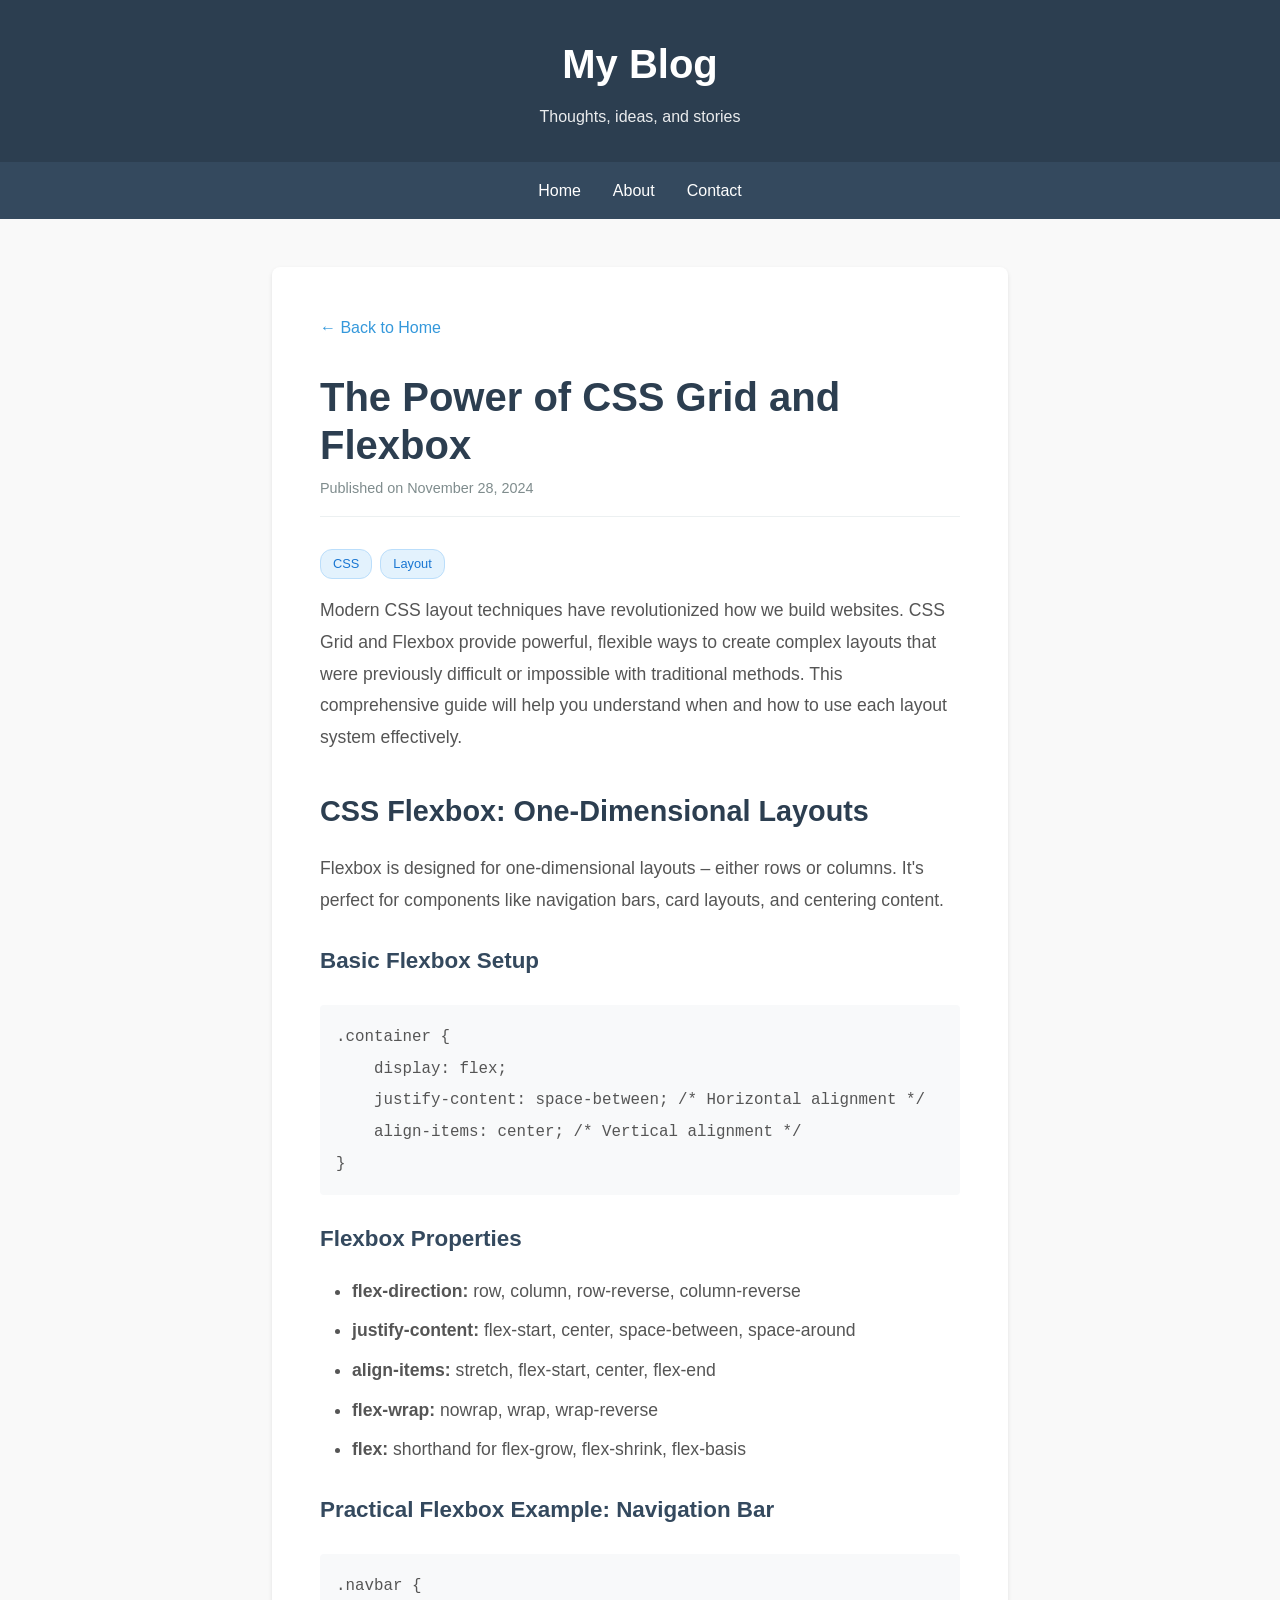
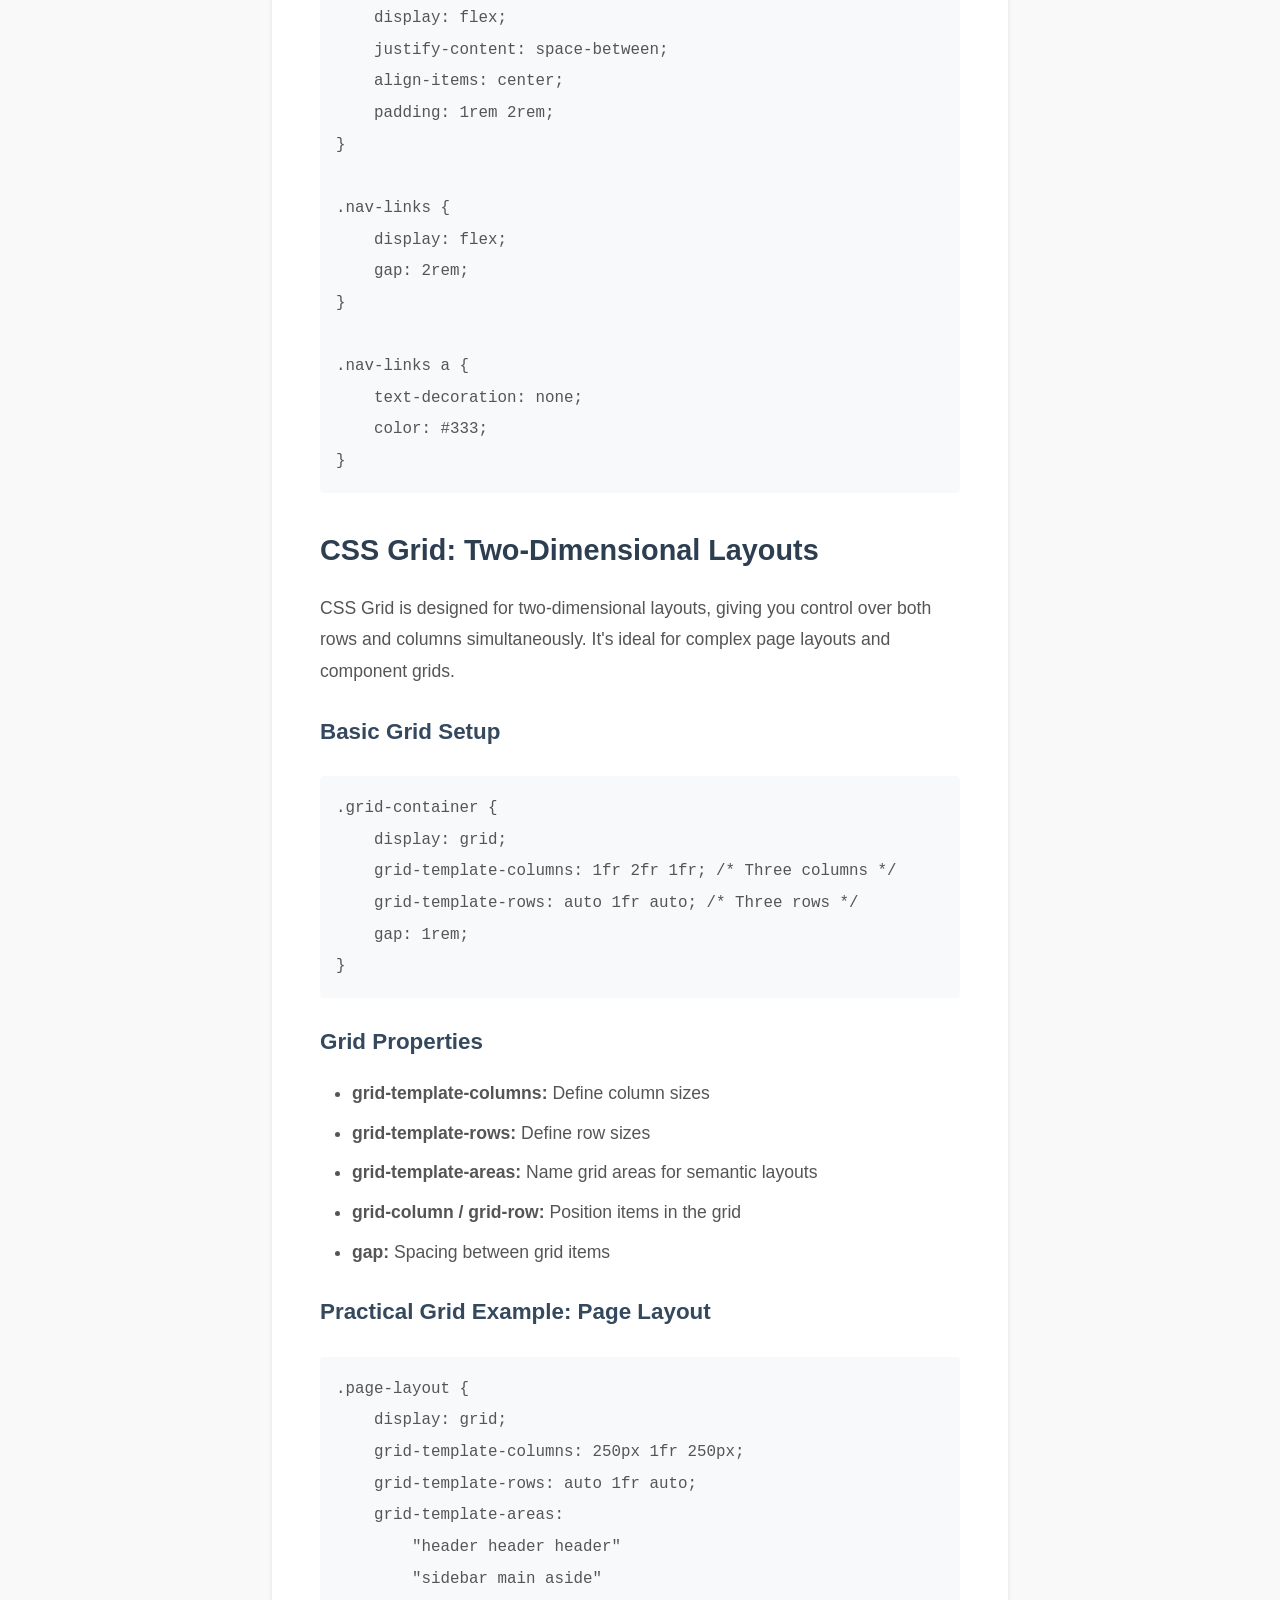
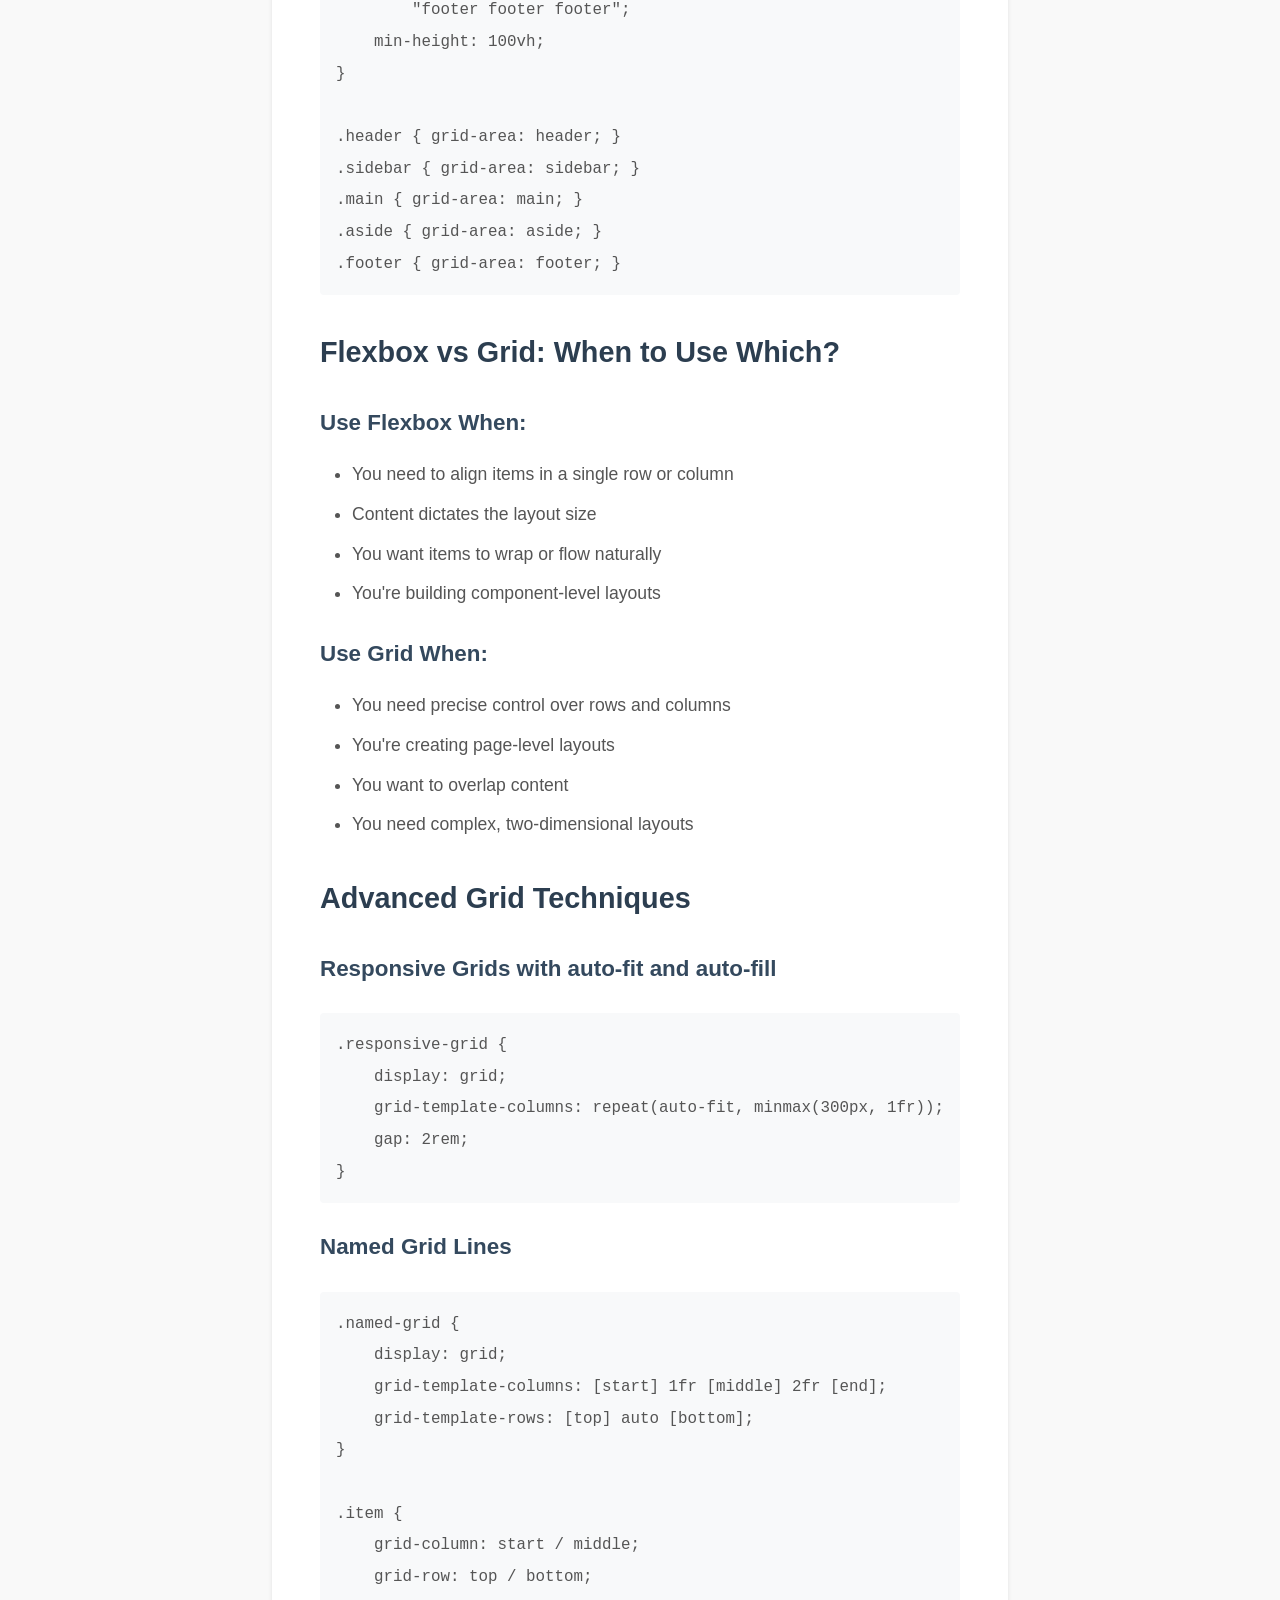
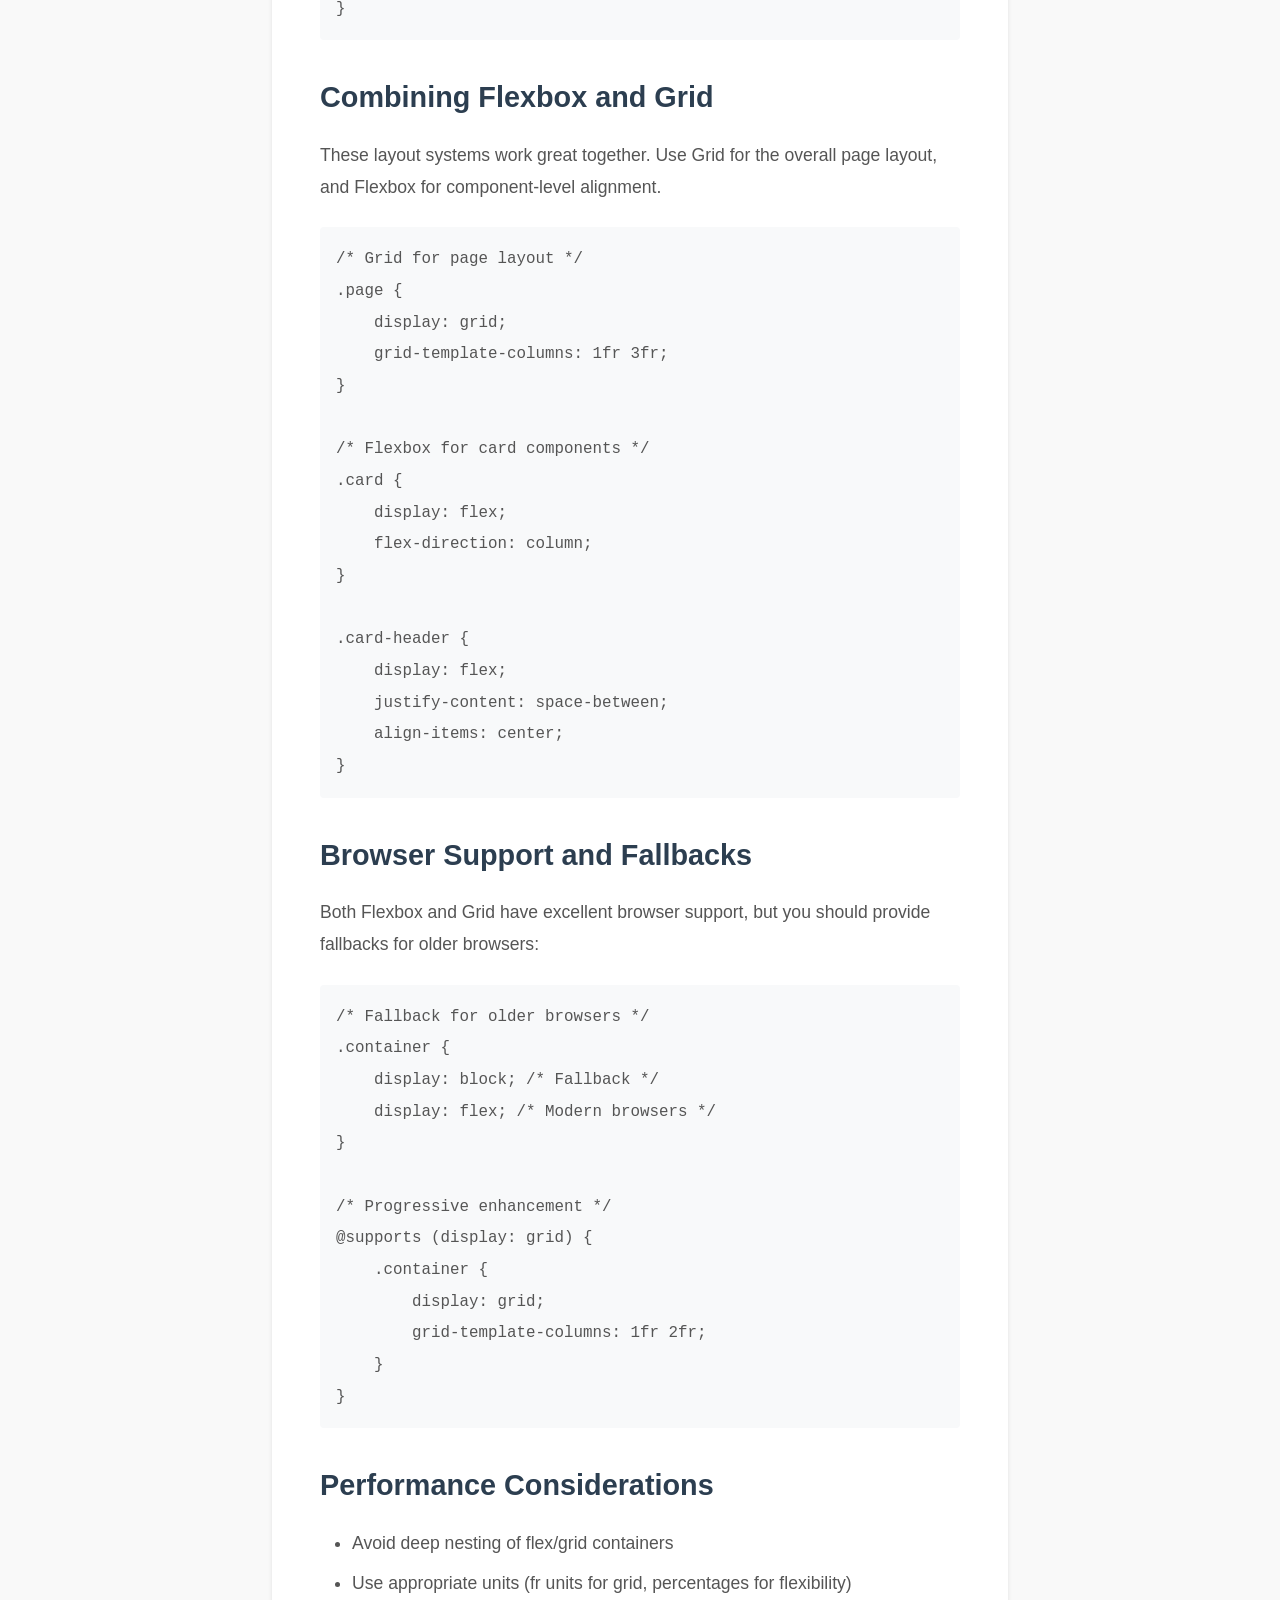
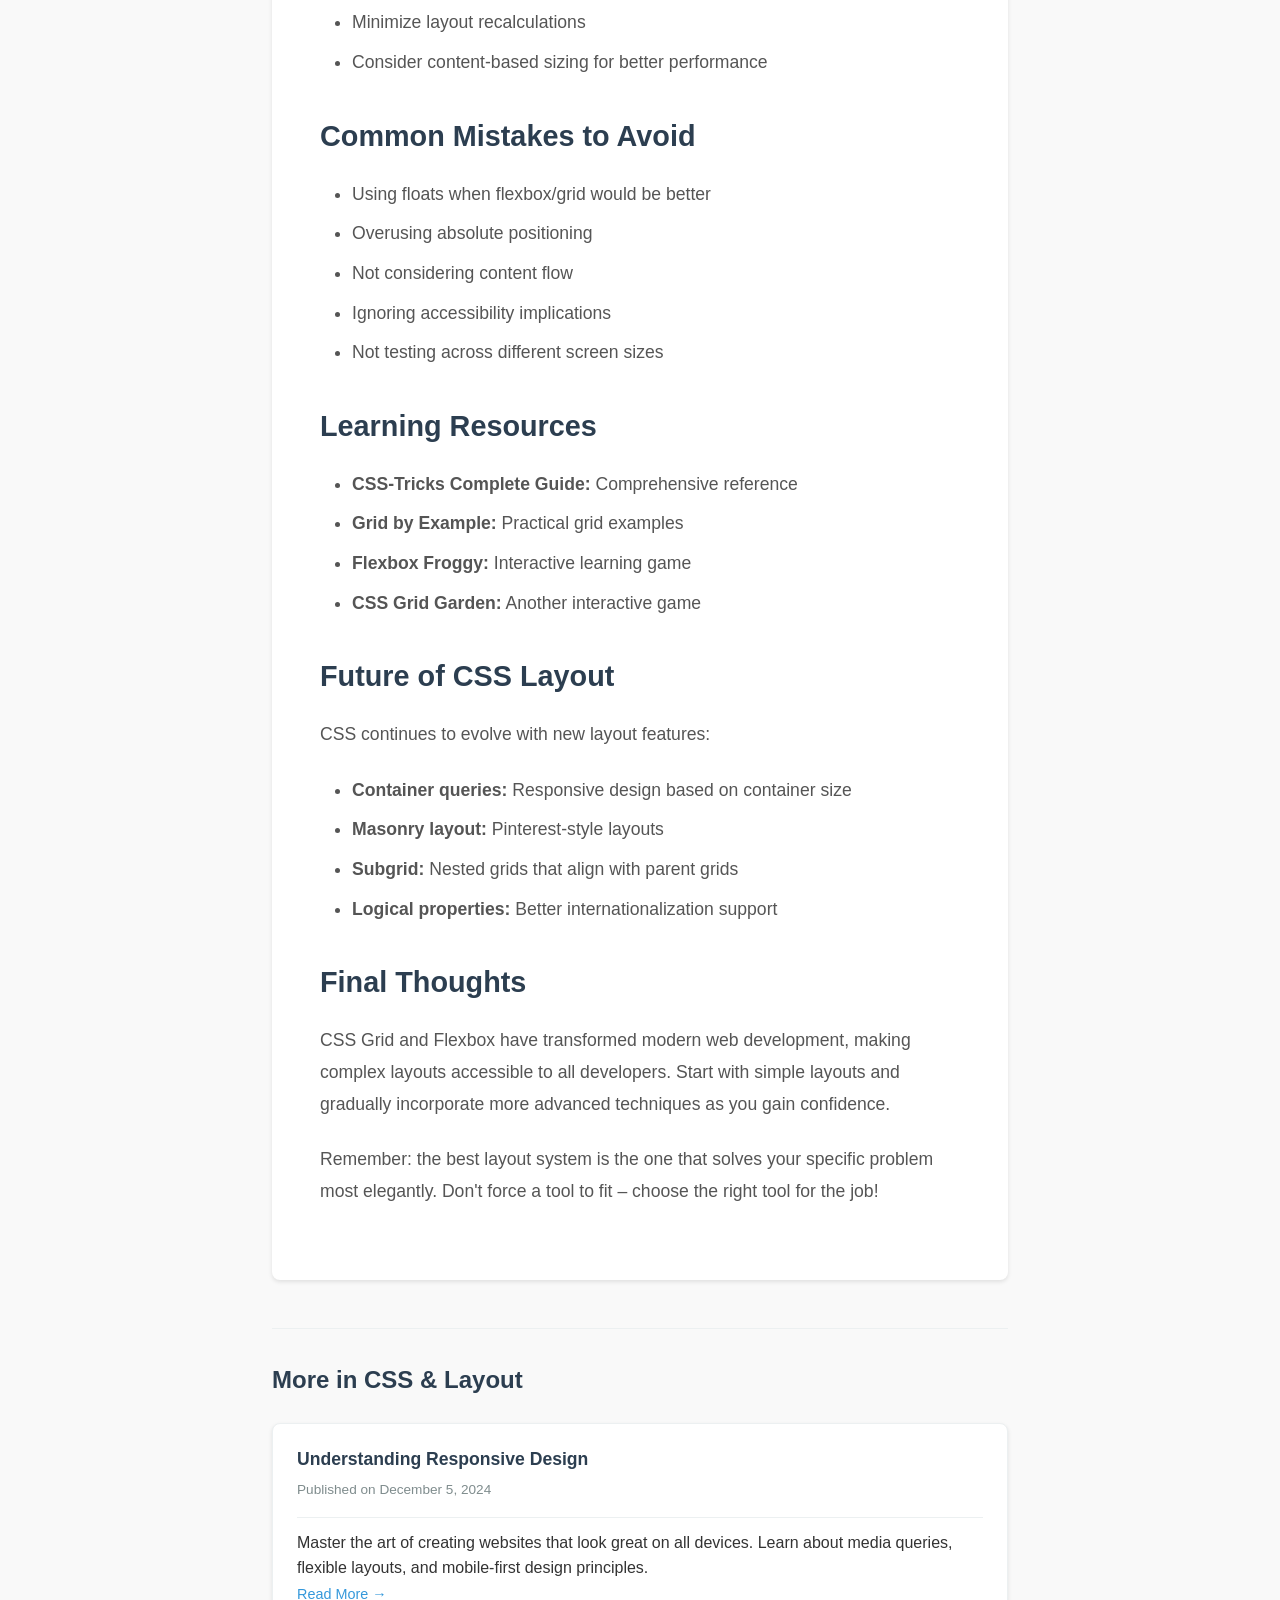
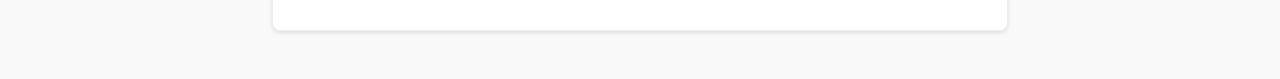
<file: posts/post4.html>
<!DOCTYPE html>
<html lang="en">
<head>
    <meta charset="UTF-8">
    <meta name="viewport" content="width=device-width, initial-scale=1.0">
    <title>The Power of CSS Grid and Flexbox - My Blog</title>
    <style>
        * {
            margin: 0;
            padding: 0;
            box-sizing: border-box;
        }

        body {
            font-family: 'Segoe UI', Tahoma, Geneva, Verdana, sans-serif;
            line-height: 1.6;
            color: #333;
            background-color: #f9f9f9;
        }

        header {
            background-color: #2c3e50;
            color: white;
            padding: 2rem 0;
            text-align: center;
        }

        header h1 {
            font-size: 2.5rem;
            margin-bottom: 0.5rem;
        }

        header p {
            font-size: 1rem;
            opacity: 0.9;
        }

        nav {
            background-color: #34495e;
            padding: 1rem 0;
            position: sticky;
            top: 0;
        }

        nav ul {
            list-style: none;
            display: flex;
            justify-content: center;
            gap: 2rem;
            max-width: 1200px;
            margin: 0 auto;
            padding: 0 2rem;
        }

        nav a {
            color: white;
            text-decoration: none;
            font-weight: 500;
            transition: color 0.3s;
        }

        nav a:hover {
            color: #3498db;
        }

        .container {
            max-width: 800px;
            margin: 3rem auto;
            padding: 0 2rem;
        }

        .blog-post-full {
            background: white;
            padding: 3rem;
            border-radius: 8px;
            box-shadow: 0 2px 4px rgba(0,0,0,0.1);
        }

        .blog-post-full h1 {
            color: #2c3e50;
            margin-bottom: 0.5rem;
            font-size: 2.5rem;
            line-height: 1.2;
        }

        .blog-date {
            color: #7f8c8d;
            font-size: 0.9rem;
            margin-bottom: 2rem;
            border-bottom: 1px solid #ecf0f1;
            padding-bottom: 1rem;
        }

        .blog-content {
            color: #555;
            font-size: 1.1rem;
            line-height: 1.8;
        }

        .blog-content h2 {
            color: #2c3e50;
            margin: 2rem 0 1rem 0;
            font-size: 1.8rem;
        }

        .blog-content h3 {
            color: #34495e;
            margin: 1.5rem 0 1rem 0;
            font-size: 1.4rem;
        }

        .blog-content p {
            margin-bottom: 1.5rem;
        }

        .blog-content ul, .blog-content ol {
            margin-bottom: 1.5rem;
            padding-left: 2rem;
        }

        .blog-content li {
            margin-bottom: 0.5rem;
        }

        .blog-content code {
            background-color: #f8f9fa;
            padding: 0.2rem 0.4rem;
            border-radius: 4px;
            font-family: 'Courier New', monospace;
            font-size: 0.9em;
        }

        .blog-content pre {
            background-color: #f8f9fa;
            padding: 1rem;
            border-radius: 4px;
            overflow-x: auto;
            margin: 1.5rem 0;
        }

        .blog-content pre code {
            background-color: transparent;
            padding: 0;
        }

        .back-link {
            display: inline-block;
            margin-bottom: 2rem;
            color: #3498db;
            text-decoration: none;
            font-weight: 500;
        }

        .back-link:hover {
            text-decoration: underline;
        }

        /* Category tags and related posts styles */
        .post-meta {
            border-top: 1px solid #ecf0f1;
            padding-top: 2rem;
            margin-top: 2rem;
        }

        .post-categories {
            display: flex;
            flex-wrap: wrap;
            gap: 0.5rem;
            margin-bottom: 1rem;
        }

        .category-tag {
            background: #e3f2fd;
            color: #1976d2;
            padding: 0.25rem 0.75rem;
            border-radius: 12px;
            font-size: 0.8rem;
            font-weight: 500;
            border: 1px solid #bbdefb;
        }

        .related-posts {
            margin-top: 3rem;
            padding-top: 2rem;
            border-top: 1px solid #ecf0f1;
        }

        .related-posts h3 {
            color: #2c3e50;
            margin-bottom: 1.5rem;
            font-size: 1.5rem;
        }

        .related-posts-grid {
            display: grid;
            grid-template-columns: repeat(auto-fit, minmax(300px, 1fr));
            gap: 1.5rem;
        }

        .related-post-card {
            background: white;
            padding: 1.5rem;
            border-radius: 8px;
            box-shadow: 0 2px 4px rgba(0,0,0,0.1);
            border: 1px solid #ecf0f1;
            transition: box-shadow 0.3s ease;
        }

        .related-post-card:hover {
            box-shadow: 0 4px 8px rgba(0,0,0,0.15);
        }

        .related-post-card h4 {
            color: #2c3e50;
            margin-bottom: 0.5rem;
            font-size: 1.1rem;
            line-height: 1.3;
        }

        .related-post-card .blog-date {
            color: #7f8c8d;
            font-size: 0.85rem;
            margin-bottom: 0.75rem;
        }

        .related-post-card .read-more {
            color: #3498db;
            text-decoration: none;
            font-weight: 500;
            font-size: 0.9rem;
        }

        .related-post-card .read-more:hover {
            text-decoration: underline;
        }

        .no-related-posts {
            text-align: center;
            padding: 2rem;
            color: #7f8c8d;
            font-style: italic;
        }
    </style>
</head>
<body>
    <header>
        <h1>My Blog</h1>
        <p>Thoughts, ideas, and stories</p>
    </header>

    <nav>
        <ul>
            <li><a href="../index.html">Home</a></li>
            <li><a href="#about">About</a></li>
            <li><a href="#contact">Contact</a></li>
        </ul>
    </nav>

    <div class="container">
        <article class="blog-post-full">
            <a href="../index.html" class="back-link">← Back to Home</a>

            <h1>The Power of CSS Grid and Flexbox</h1>
            <div class="blog-date">Published on November 28, 2024</div>

            <div class="post-categories">
                <span class="category-tag">CSS</span>
                <span class="category-tag">Layout</span>
            </div>

            <div class="blog-content">
                <p>Modern CSS layout techniques have revolutionized how we build websites. CSS Grid and Flexbox provide powerful, flexible ways to create complex layouts that were previously difficult or impossible with traditional methods. This comprehensive guide will help you understand when and how to use each layout system effectively.</p>

                <h2>CSS Flexbox: One-Dimensional Layouts</h2>
                <p>Flexbox is designed for one-dimensional layouts – either rows or columns. It's perfect for components like navigation bars, card layouts, and centering content.</p>

                <h3>Basic Flexbox Setup</h3>
                <pre><code>.container {
    display: flex;
    justify-content: space-between; /* Horizontal alignment */
    align-items: center; /* Vertical alignment */
}</code></pre>

                <h3>Flexbox Properties</h3>
                <ul>
                    <li><strong>flex-direction:</strong> row, column, row-reverse, column-reverse</li>
                    <li><strong>justify-content:</strong> flex-start, center, space-between, space-around</li>
                    <li><strong>align-items:</strong> stretch, flex-start, center, flex-end</li>
                    <li><strong>flex-wrap:</strong> nowrap, wrap, wrap-reverse</li>
                    <li><strong>flex:</strong> shorthand for flex-grow, flex-shrink, flex-basis</li>
                </ul>

                <h3>Practical Flexbox Example: Navigation Bar</h3>
                <pre><code>.navbar {
    display: flex;
    justify-content: space-between;
    align-items: center;
    padding: 1rem 2rem;
}

.nav-links {
    display: flex;
    gap: 2rem;
}

.nav-links a {
    text-decoration: none;
    color: #333;
}</code></pre>

                <h2>CSS Grid: Two-Dimensional Layouts</h2>
                <p>CSS Grid is designed for two-dimensional layouts, giving you control over both rows and columns simultaneously. It's ideal for complex page layouts and component grids.</p>

                <h3>Basic Grid Setup</h3>
                <pre><code>.grid-container {
    display: grid;
    grid-template-columns: 1fr 2fr 1fr; /* Three columns */
    grid-template-rows: auto 1fr auto; /* Three rows */
    gap: 1rem;
}</code></pre>

                <h3>Grid Properties</h3>
                <ul>
                    <li><strong>grid-template-columns:</strong> Define column sizes</li>
                    <li><strong>grid-template-rows:</strong> Define row sizes</li>
                    <li><strong>grid-template-areas:</strong> Name grid areas for semantic layouts</li>
                    <li><strong>grid-column / grid-row:</strong> Position items in the grid</li>
                    <li><strong>gap:</strong> Spacing between grid items</li>
                </ul>

                <h3>Practical Grid Example: Page Layout</h3>
                <pre><code>.page-layout {
    display: grid;
    grid-template-columns: 250px 1fr 250px;
    grid-template-rows: auto 1fr auto;
    grid-template-areas:
        "header header header"
        "sidebar main aside"
        "footer footer footer";
    min-height: 100vh;
}

.header { grid-area: header; }
.sidebar { grid-area: sidebar; }
.main { grid-area: main; }
.aside { grid-area: aside; }
.footer { grid-area: footer; }</code></pre>

                <h2>Flexbox vs Grid: When to Use Which?</h2>

                <h3>Use Flexbox When:</h3>
                <ul>
                    <li>You need to align items in a single row or column</li>
                    <li>Content dictates the layout size</li>
                    <li>You want items to wrap or flow naturally</li>
                    <li>You're building component-level layouts</li>
                </ul>

                <h3>Use Grid When:</h3>
                <ul>
                    <li>You need precise control over rows and columns</li>
                    <li>You're creating page-level layouts</li>
                    <li>You want to overlap content</li>
                    <li>You need complex, two-dimensional layouts</li>
                </ul>

                <h2>Advanced Grid Techniques</h2>

                <h3>Responsive Grids with auto-fit and auto-fill</h3>
                <pre><code>.responsive-grid {
    display: grid;
    grid-template-columns: repeat(auto-fit, minmax(300px, 1fr));
    gap: 2rem;
}</code></pre>

                <h3>Named Grid Lines</h3>
                <pre><code>.named-grid {
    display: grid;
    grid-template-columns: [start] 1fr [middle] 2fr [end];
    grid-template-rows: [top] auto [bottom];
}

.item {
    grid-column: start / middle;
    grid-row: top / bottom;
}</code></pre>

                <h2>Combining Flexbox and Grid</h2>
                <p>These layout systems work great together. Use Grid for the overall page layout, and Flexbox for component-level alignment.</p>

                <pre><code>/* Grid for page layout */
.page {
    display: grid;
    grid-template-columns: 1fr 3fr;
}

/* Flexbox for card components */
.card {
    display: flex;
    flex-direction: column;
}

.card-header {
    display: flex;
    justify-content: space-between;
    align-items: center;
}</code></pre>

                <h2>Browser Support and Fallbacks</h2>
                <p>Both Flexbox and Grid have excellent browser support, but you should provide fallbacks for older browsers:</p>

                <pre><code>/* Fallback for older browsers */
.container {
    display: block; /* Fallback */
    display: flex; /* Modern browsers */
}

/* Progressive enhancement */
@supports (display: grid) {
    .container {
        display: grid;
        grid-template-columns: 1fr 2fr;
    }
}</code></pre>

                <h2>Performance Considerations</h2>
                <ul>
                    <li>Avoid deep nesting of flex/grid containers</li>
                    <li>Use appropriate units (fr units for grid, percentages for flexibility)</li>
                    <li>Minimize layout recalculations</li>
                    <li>Consider content-based sizing for better performance</li>
                </ul>

                <h2>Common Mistakes to Avoid</h2>
                <ul>
                    <li>Using floats when flexbox/grid would be better</li>
                    <li>Overusing absolute positioning</li>
                    <li>Not considering content flow</li>
                    <li>Ignoring accessibility implications</li>
                    <li>Not testing across different screen sizes</li>
                </ul>

                <h2>Learning Resources</h2>
                <ul>
                    <li><strong>CSS-Tricks Complete Guide:</strong> Comprehensive reference</li>
                    <li><strong>Grid by Example:</strong> Practical grid examples</li>
                    <li><strong>Flexbox Froggy:</strong> Interactive learning game</li>
                    <li><strong>CSS Grid Garden:</strong> Another interactive game</li>
                </ul>

                <h2>Future of CSS Layout</h2>
                <p>CSS continues to evolve with new layout features:</p>

                <ul>
                    <li><strong>Container queries:</strong> Responsive design based on container size</li>
                    <li><strong>Masonry layout:</strong> Pinterest-style layouts</li>
                    <li><strong>Subgrid:</strong> Nested grids that align with parent grids</li>
                    <li><strong>Logical properties:</strong> Better internationalization support</li>
                </ul>

                <h2>Final Thoughts</h2>
                <p>CSS Grid and Flexbox have transformed modern web development, making complex layouts accessible to all developers. Start with simple layouts and gradually incorporate more advanced techniques as you gain confidence.</p>

                <p>Remember: the best layout system is the one that solves your specific problem most elegantly. Don't force a tool to fit – choose the right tool for the job!</p>
            </div>
        </article>

        <div class="related-posts">
            <h3>More in CSS & Layout</h3>
            <div id="related-posts-container" class="related-posts-grid">
                <!-- Related posts will be loaded here -->
            </div>
        </div>
    </div>

    <script>
        // Related posts loader for individual blog posts
        class RelatedPostsLoader {
            constructor(currentPostId, currentCategories) {
                this.currentPostId = currentPostId;
                this.currentCategories = currentCategories;
                this.container = document.getElementById('related-posts-container');
                this.posts = [];
            }

            // Load posts and display related ones
            async loadRelatedPosts() {
                try {
                    // Inline posts data to avoid CORS issues on live servers
                    this.posts = [
                        {
                            "id": 1,
                            "title": "Getting Started with Web Development",
                            "date": "December 15, 2024",
                            "preview": "Learn the basics of HTML, CSS, and JavaScript to start your web development journey. This post covers essential concepts every beginner should know.",
                            "url": "posts/post1.html",
                            "categories": ["Beginner", "Fundamentals"]
                        },
                        {
                            "id": 2,
                            "title": "Best Practices for Clean Code",
                            "date": "December 10, 2024",
                            "preview": "Explore techniques and principles for writing maintainable and readable code. Discover how clean code practices improve collaboration and productivity.",
                            "url": "posts/post2.html",
                            "categories": ["Best Practices", "Development"]
                        },
                        {
                            "id": 3,
                            "title": "Understanding Responsive Design",
                            "date": "December 5, 2024",
                            "preview": "Master the art of creating websites that look great on all devices. Learn about media queries, flexible layouts, and mobile-first design principles.",
                            "url": "posts/post3.html",
                            "categories": ["CSS", "Responsive"]
                        },
                        {
                            "id": 4,
                            "title": "The Power of CSS Grid and Flexbox",
                            "date": "November 28, 2024",
                            "preview": "Dive deep into modern CSS layout techniques. Compare CSS Grid and Flexbox, understand when to use each, and see practical examples for creating complex layouts.",
                            "url": "posts/post4.html",
                            "categories": ["CSS", "Layout"]
                        },
                        {
                            "id": 5,
                            "title": "JavaScript ES6+ Features You Should Know",
                            "date": "November 20, 2024",
                            "preview": "Explore the most important ES6+ features that every modern JavaScript developer should master. From arrow functions to async/await, learn how these features improve code quality.",
                            "url": "posts/post5.html",
                            "categories": ["JavaScript", "ES6"]
                        },
                        {
                            "id": 6,
                            "title": "Building Accessible Web Applications",
                            "date": "November 15, 2024",
                            "preview": "Learn the fundamentals of web accessibility and how to create inclusive web experiences. Discover ARIA attributes, semantic HTML, and testing tools for accessibility compliance.",
                            "url": "posts/post6.html",
                            "categories": ["Accessibility", "Best Practices"]
                        }
                    ];
                    this.displayRelatedPosts();
                } catch (error) {
                    console.error('Error loading related posts:', error);
                    this.showError('Failed to load related posts.');
                }
            }

            // Find and display related posts
            displayRelatedPosts() {
                // Find posts that share categories but are not the current post
                const relatedPosts = this.posts.filter(post => {
                    if (post.id === this.currentPostId) return false;

                    // Check if post shares any categories
                    return post.categories && post.categories.some(cat =>
                        this.currentCategories.includes(cat)
                    );
                });

                if (relatedPosts.length === 0) {
                    this.showNoRelatedPosts();
                    return;
                }

                // Clear container and display related posts
                this.container.innerHTML = '';
                relatedPosts.forEach(post => {
                    const postElement = this.createRelatedPostElement(post);
                    this.container.appendChild(postElement);
                });
            }

            // Create HTML element for a related post
            createRelatedPostElement(post) {
                const div = document.createElement('div');
                div.className = 'related-post-card';

                div.innerHTML = `
                    <h4>${this.escapeHtml(post.title)}</h4>
                    <div class="blog-date">Published on ${this.escapeHtml(post.date)}</div>
                    <p>${this.escapeHtml(post.preview)}</p>
                    <a href="${this.escapeHtml(post.url)}" class="read-more">Read More →</a>
                `;

                return div;
            }

            // Show message when no related posts found
            showNoRelatedPosts() {
                this.container.innerHTML = `
                    <div class="no-related-posts">
                        <p>No related posts found in the same categories.</p>
                    </div>
                `;
            }

            // Show error message
            showError(message) {
                this.container.innerHTML = `
                    <div class="no-related-posts" style="color: #c33;">
                        <p>${this.escapeHtml(message)}</p>
                    </div>
                `;
            }

            // Simple HTML escaping
            escapeHtml(text) {
                const div = document.createElement('div');
                div.textContent = text;
                return div.innerHTML;
            }
        }

        // Initialize related posts when DOM is ready
        document.addEventListener('DOMContentLoaded', () => {
            // Current post data - update these for each post page
            const currentPostId = 4;
            const currentCategories = ['CSS', 'Layout'];

            const relatedPostsLoader = new RelatedPostsLoader(currentPostId, currentCategories);
            relatedPostsLoader.loadRelatedPosts();
        });
    </script>
</body>
</html>
</file>
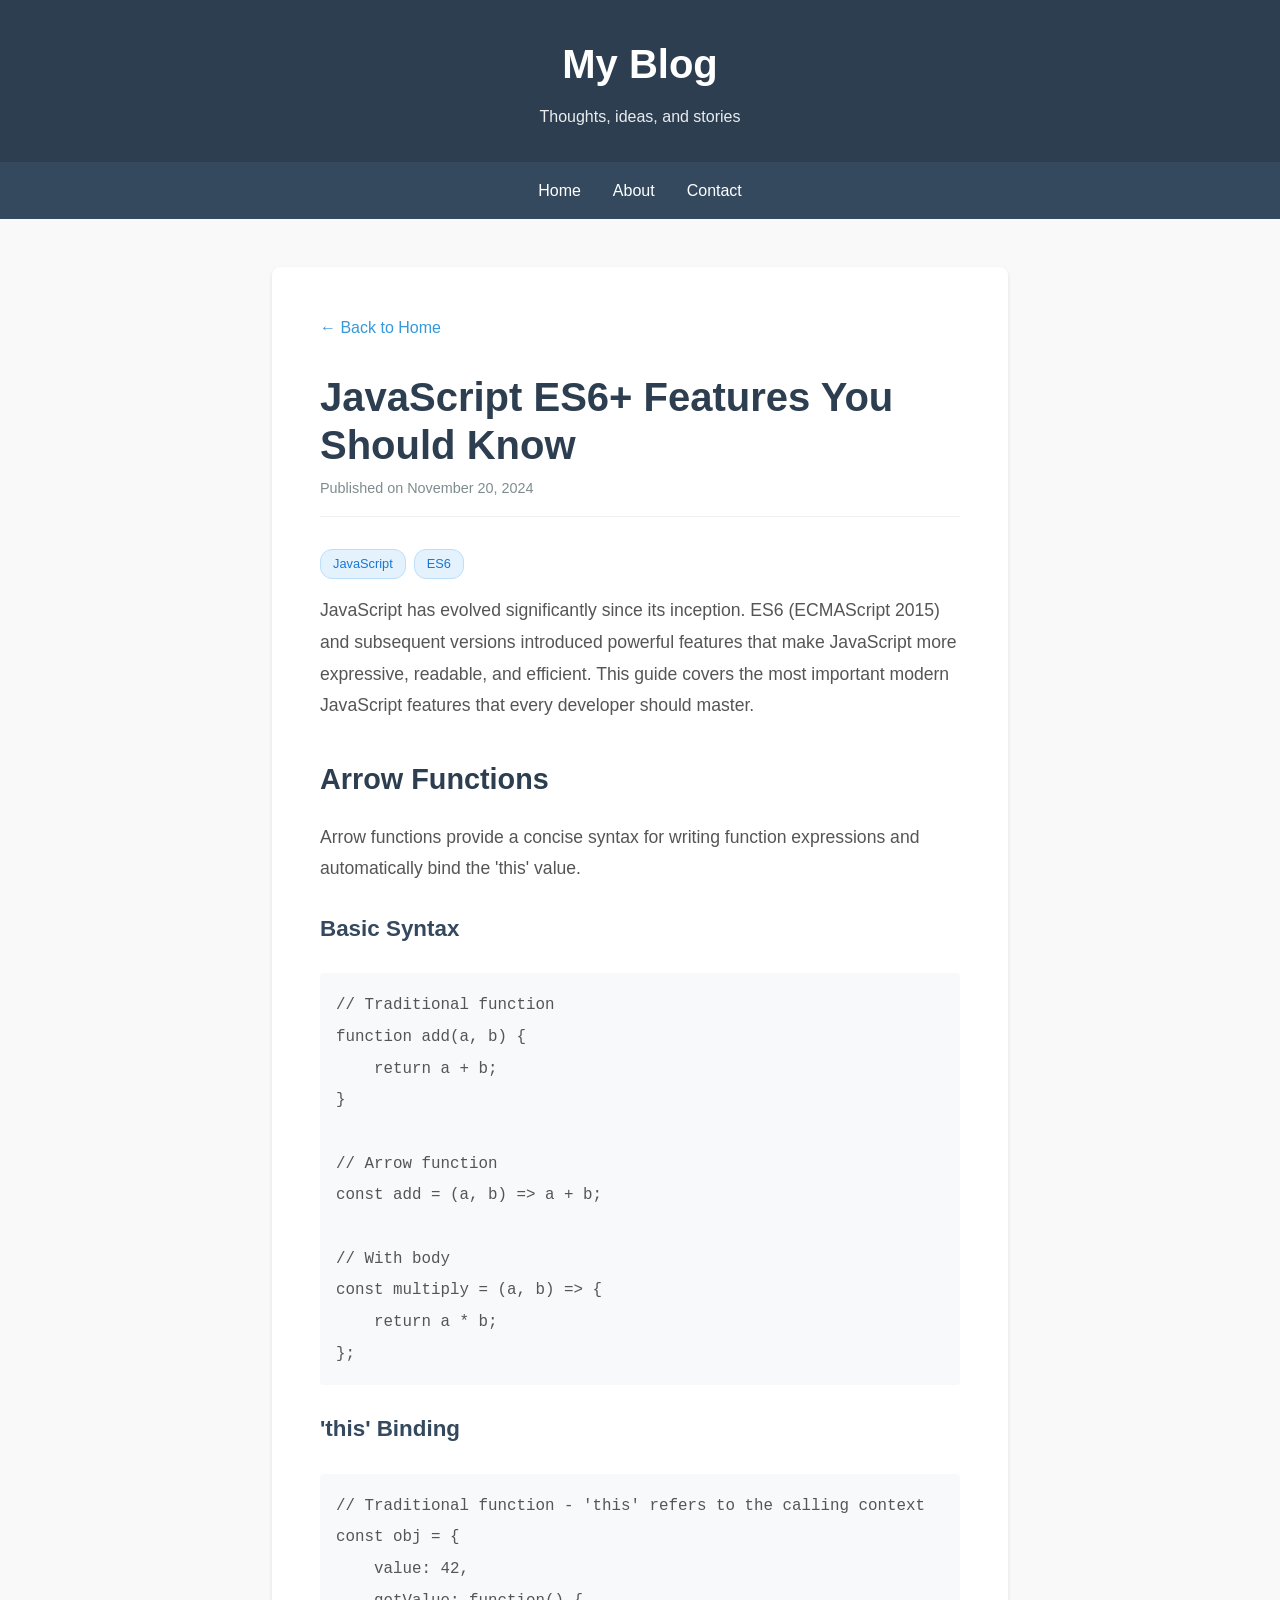
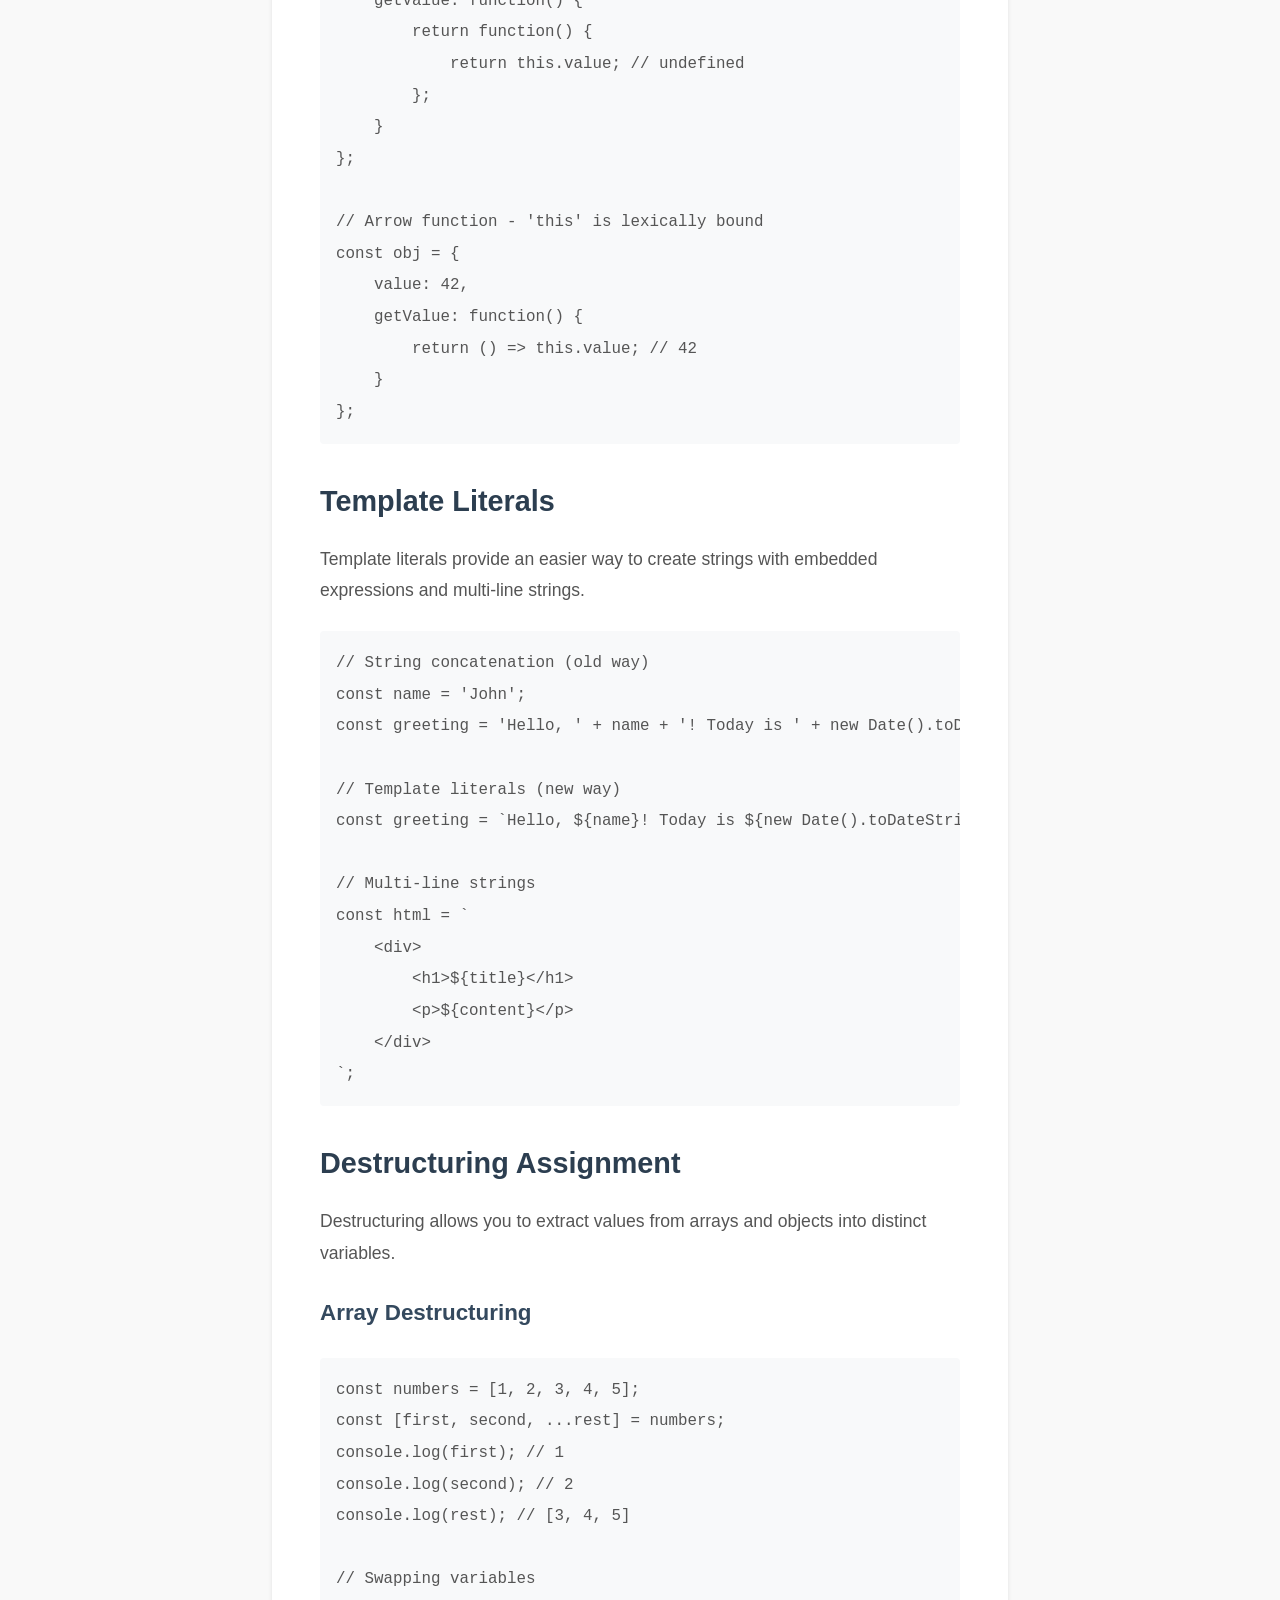
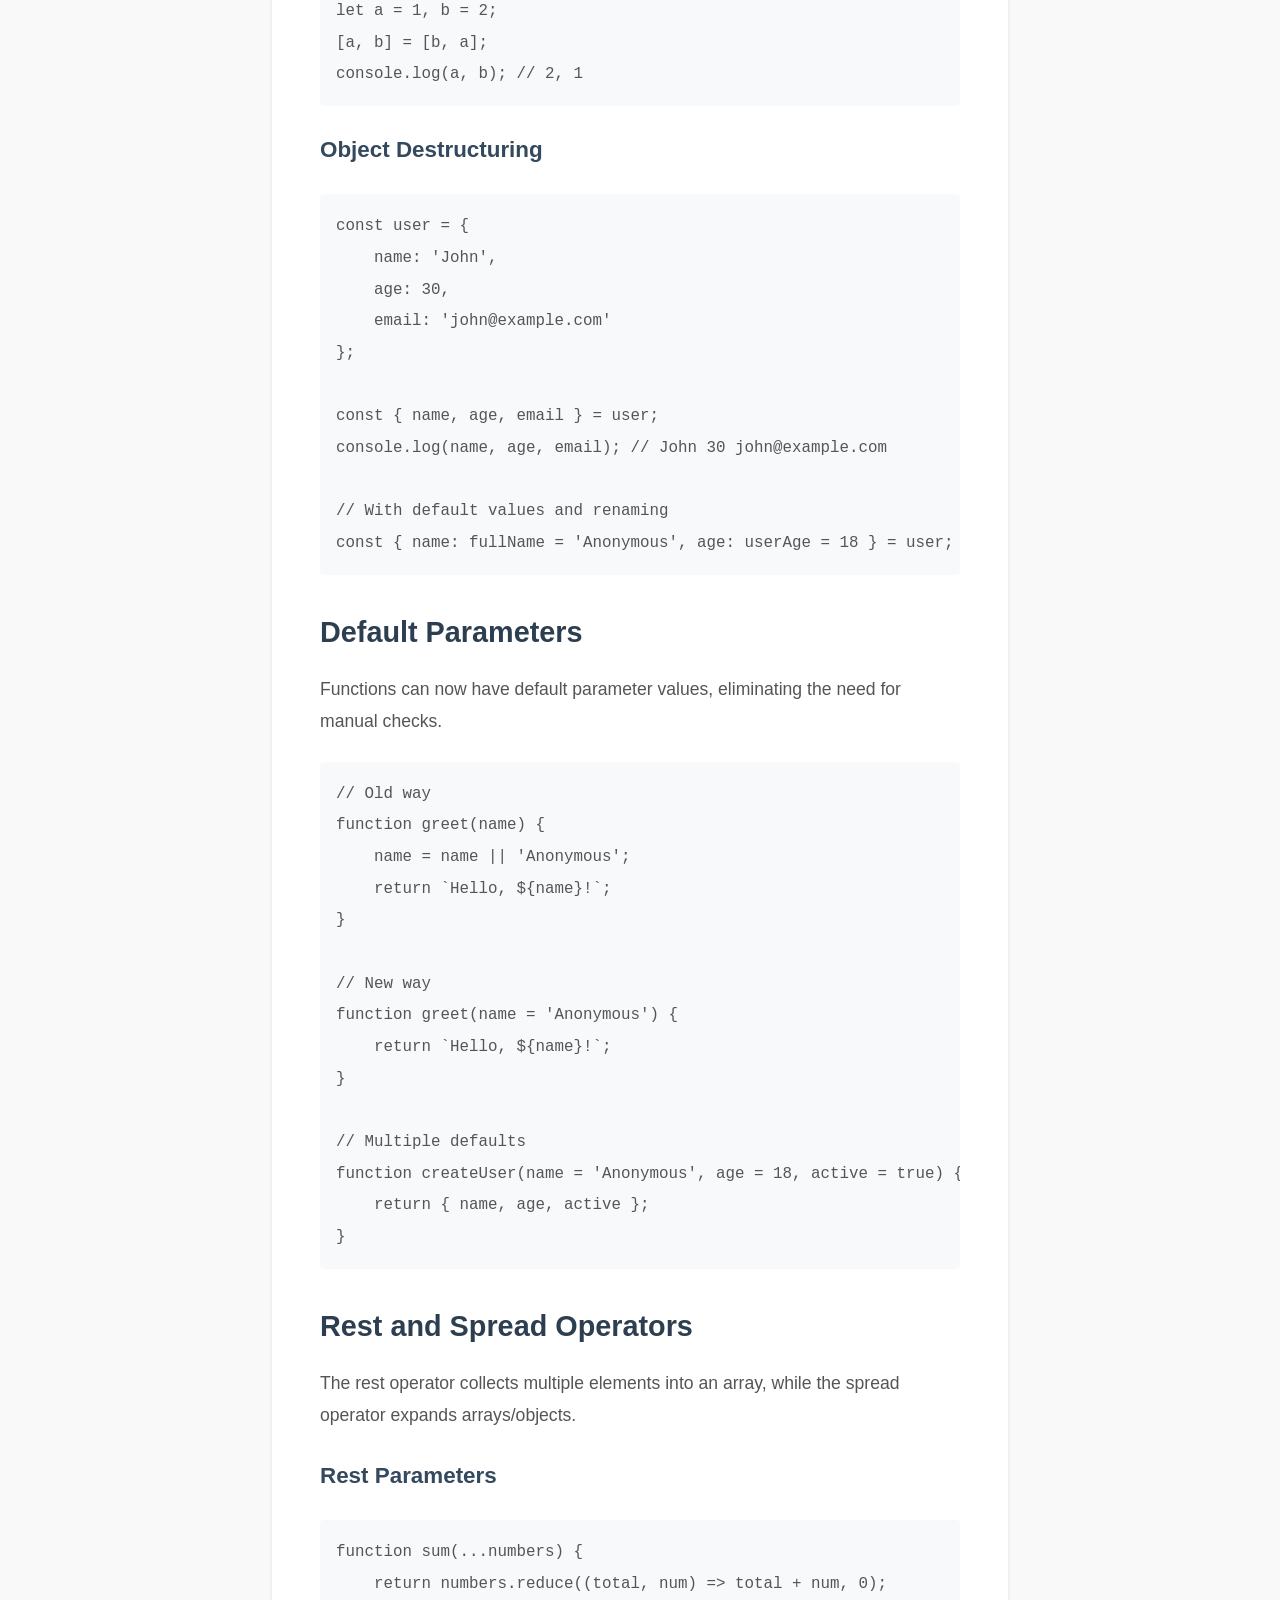
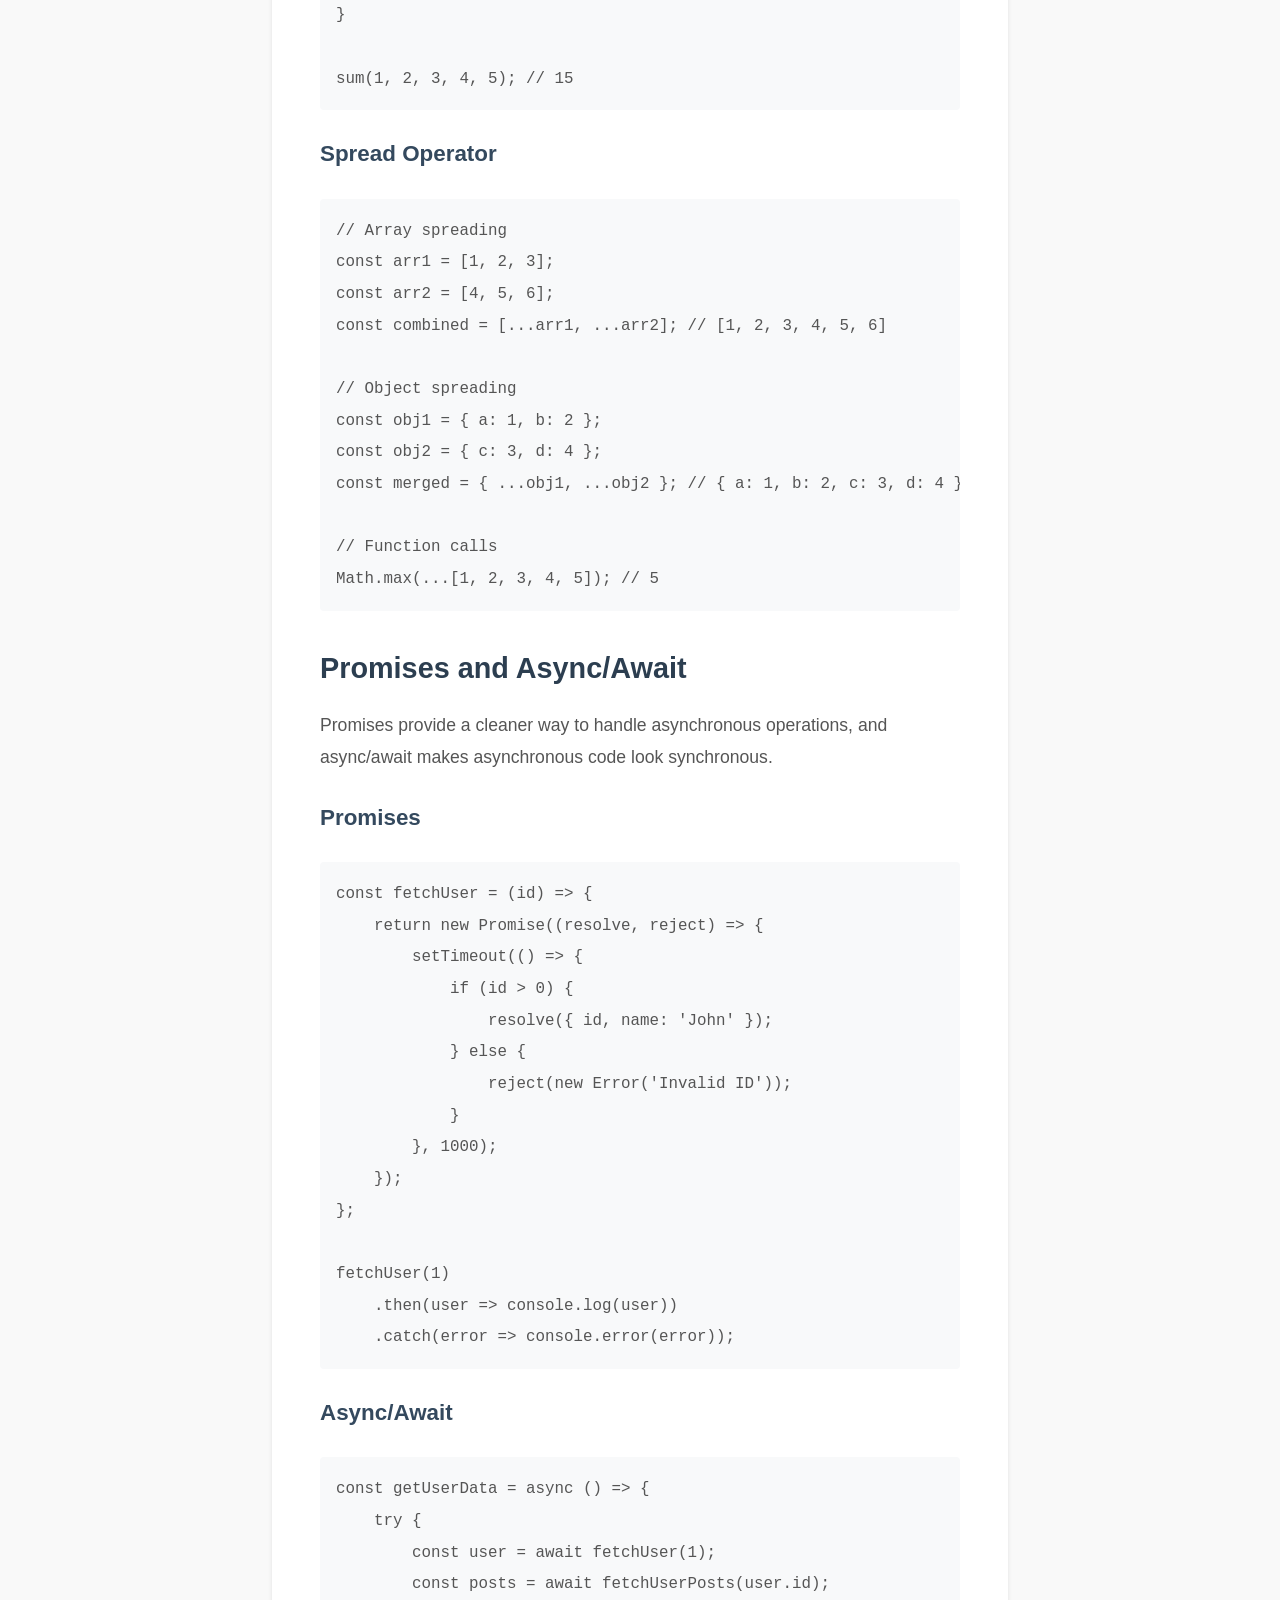
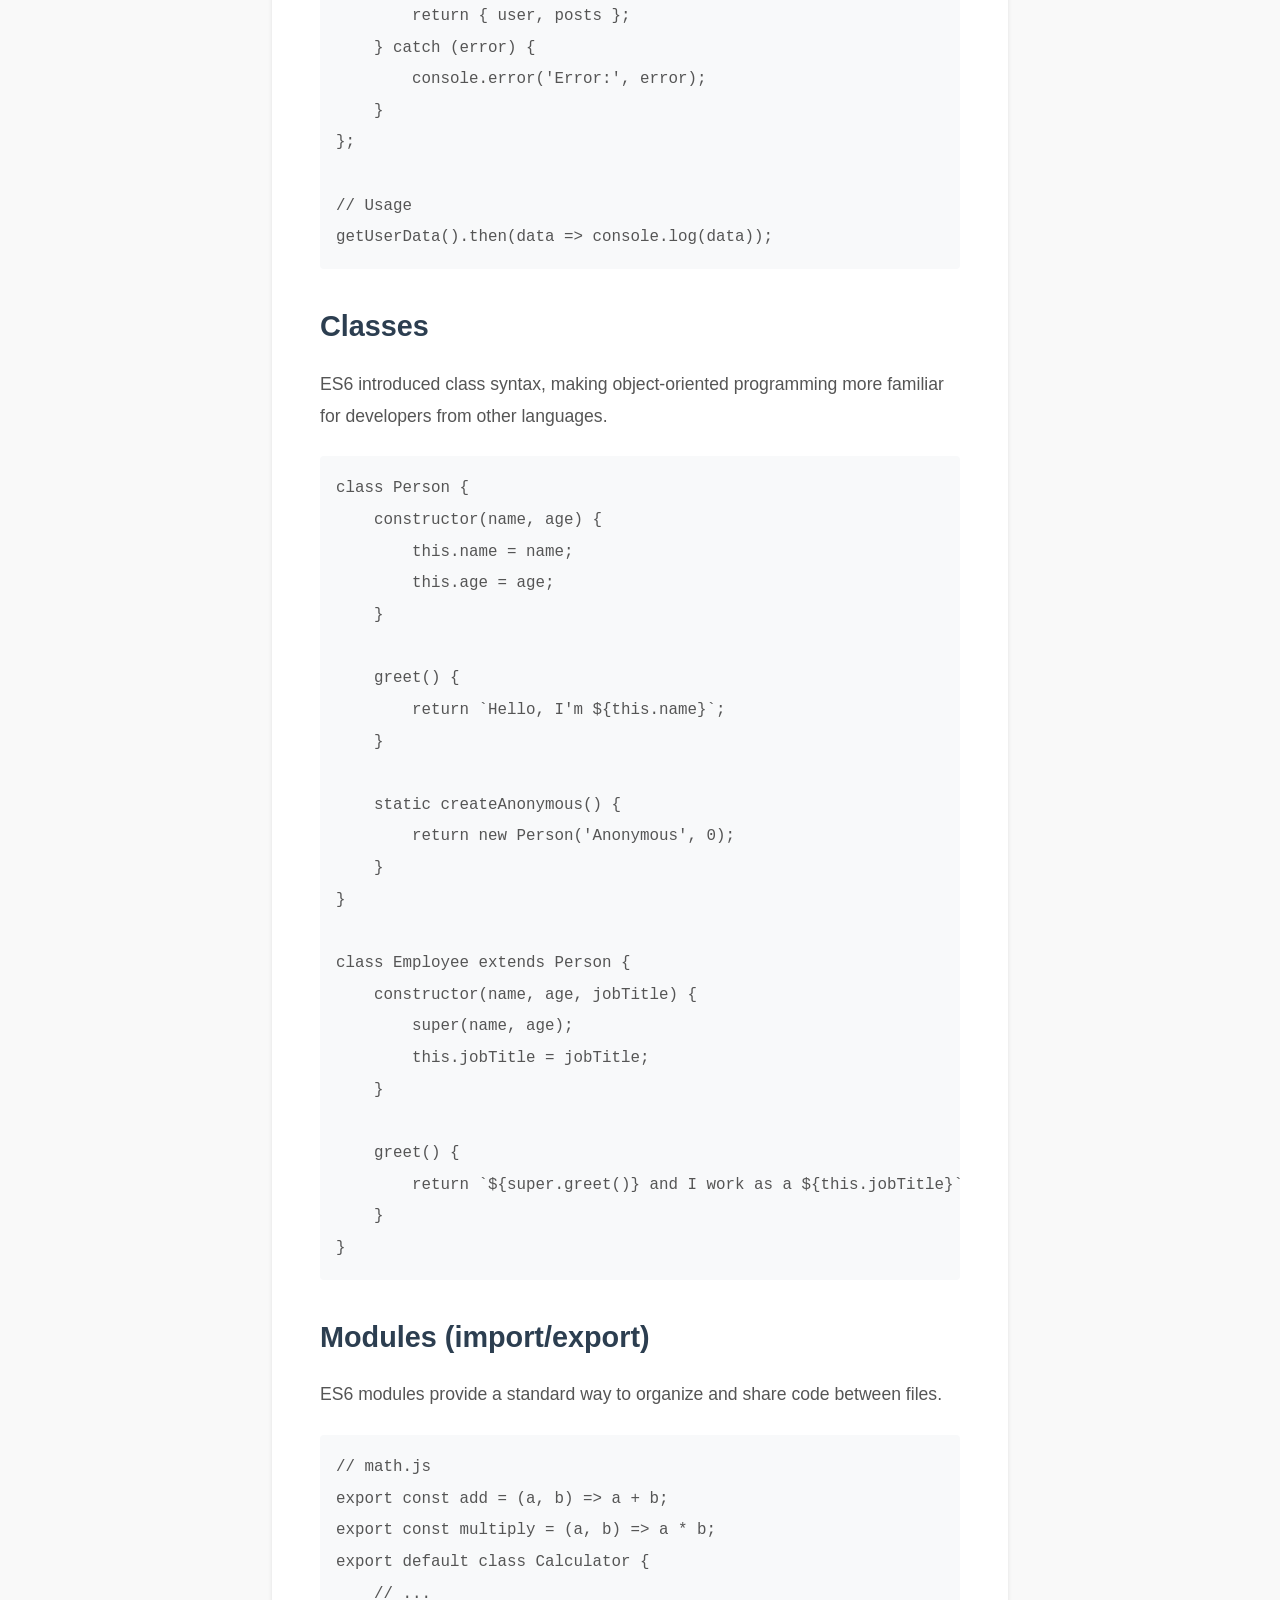
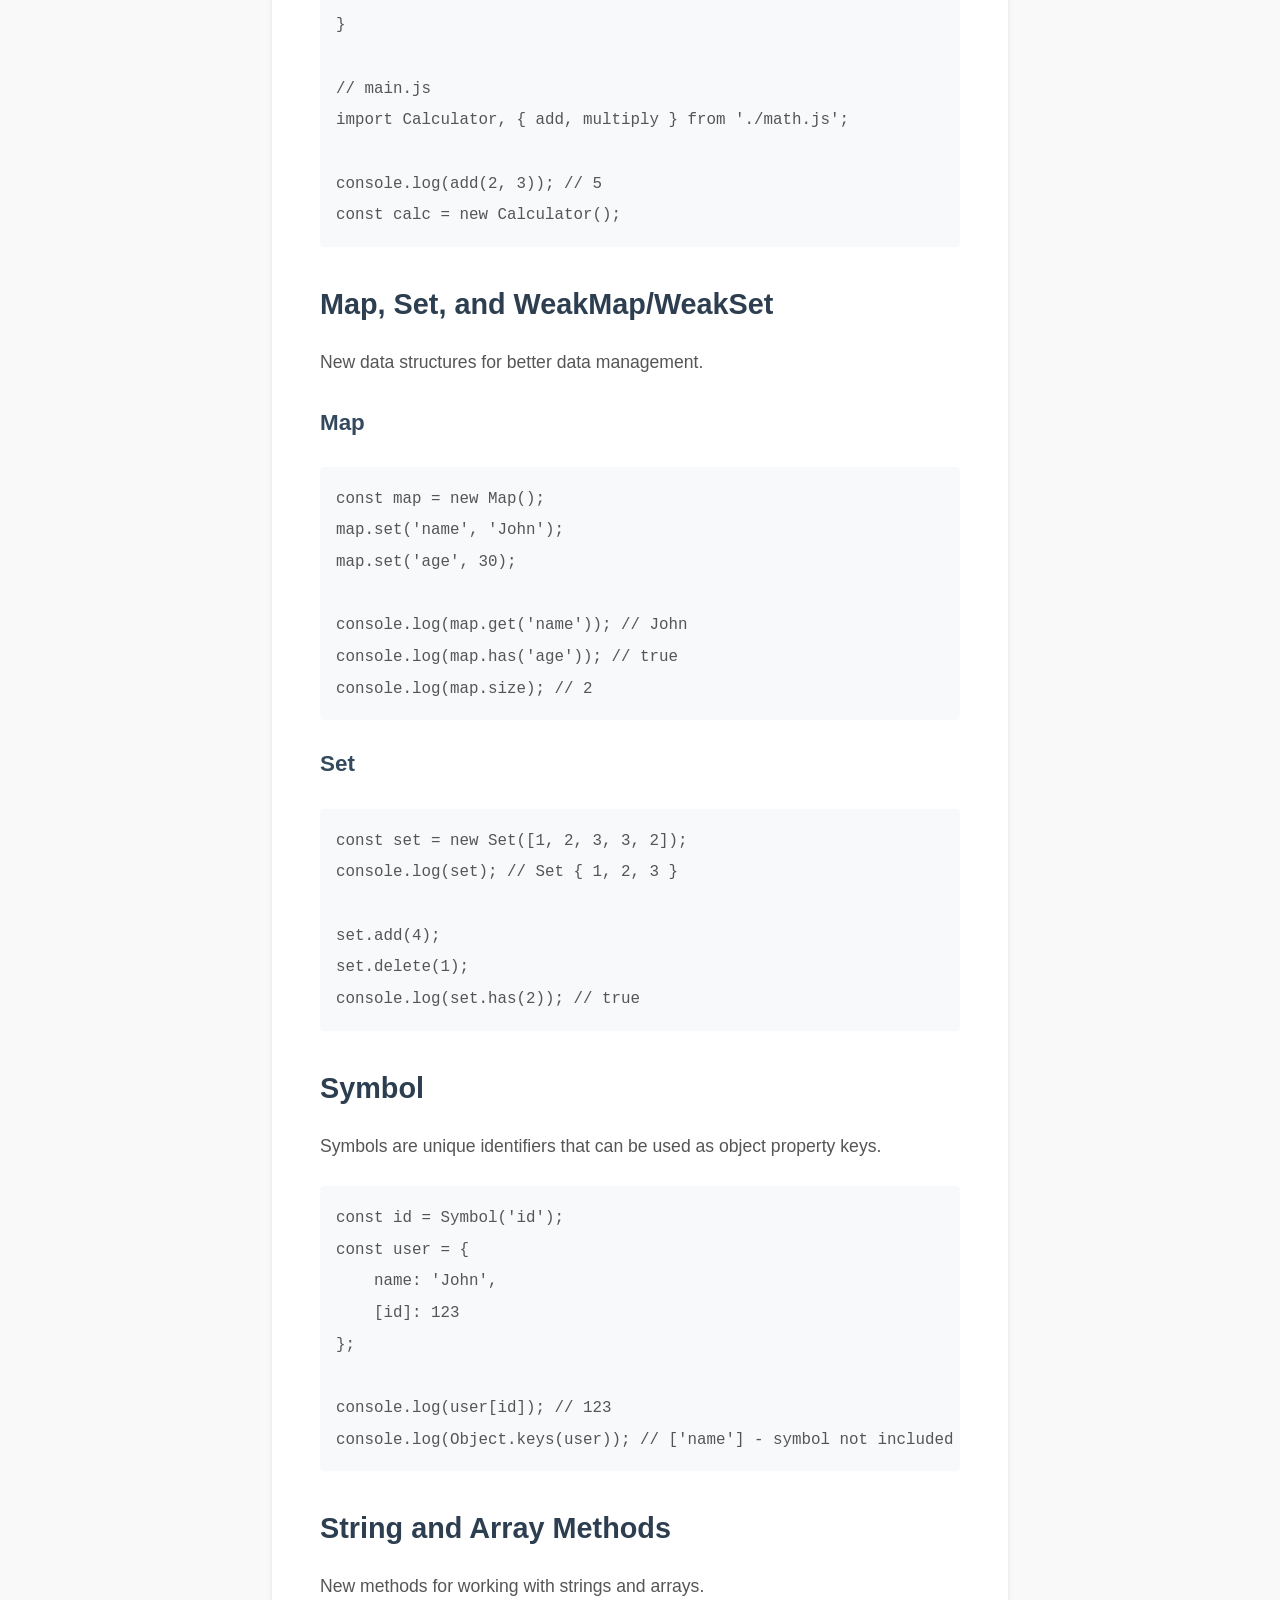
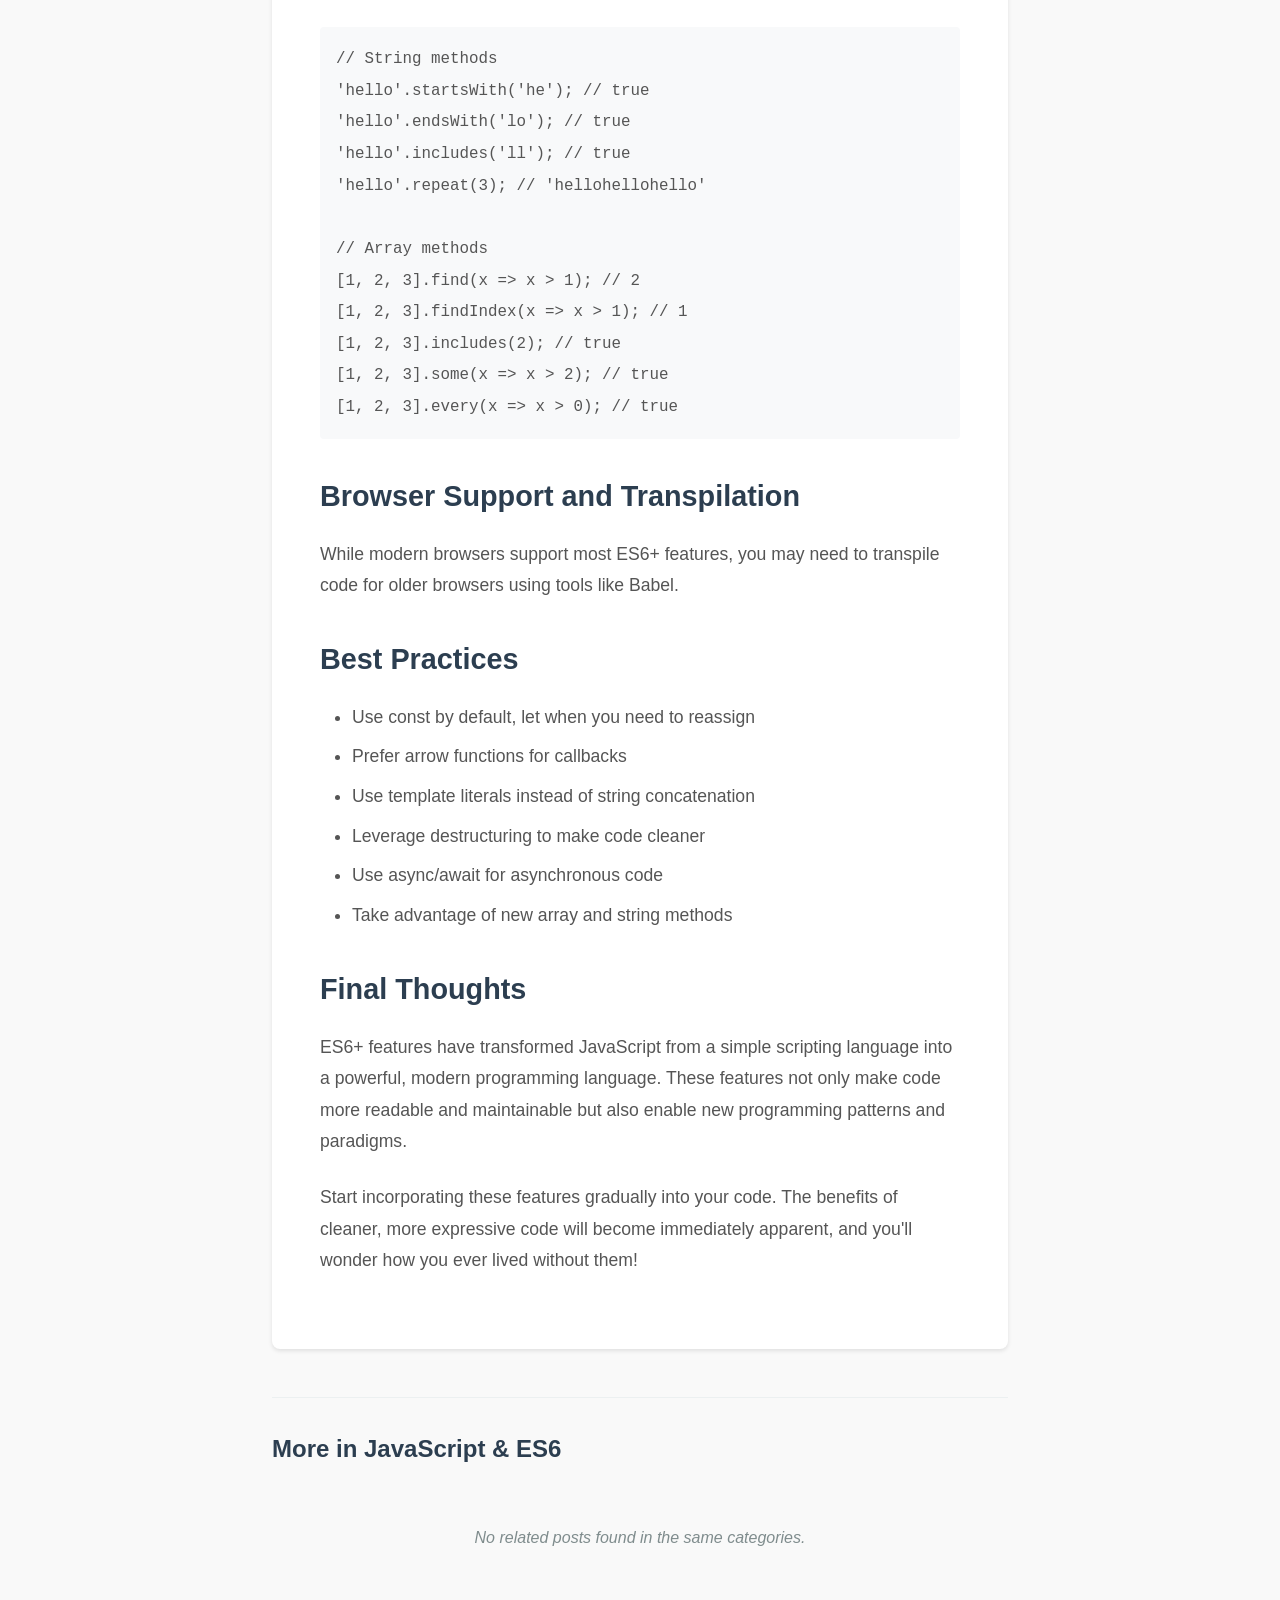
<file: posts/post5.html>
<!DOCTYPE html>
<html lang="en">
<head>
    <meta charset="UTF-8">
    <meta name="viewport" content="width=device-width, initial-scale=1.0">
    <title>JavaScript ES6+ Features You Should Know - My Blog</title>
    <style>
        * {
            margin: 0;
            padding: 0;
            box-sizing: border-box;
        }

        body {
            font-family: 'Segoe UI', Tahoma, Geneva, Verdana, sans-serif;
            line-height: 1.6;
            color: #333;
            background-color: #f9f9f9;
        }

        header {
            background-color: #2c3e50;
            color: white;
            padding: 2rem 0;
            text-align: center;
        }

        header h1 {
            font-size: 2.5rem;
            margin-bottom: 0.5rem;
        }

        header p {
            font-size: 1rem;
            opacity: 0.9;
        }

        nav {
            background-color: #34495e;
            padding: 1rem 0;
            position: sticky;
            top: 0;
        }

        nav ul {
            list-style: none;
            display: flex;
            justify-content: center;
            gap: 2rem;
            max-width: 1200px;
            margin: 0 auto;
            padding: 0 2rem;
        }

        nav a {
            color: white;
            text-decoration: none;
            font-weight: 500;
            transition: color 0.3s;
        }

        nav a:hover {
            color: #3498db;
        }

        .container {
            max-width: 800px;
            margin: 3rem auto;
            padding: 0 2rem;
        }

        .blog-post-full {
            background: white;
            padding: 3rem;
            border-radius: 8px;
            box-shadow: 0 2px 4px rgba(0,0,0,0.1);
        }

        .blog-post-full h1 {
            color: #2c3e50;
            margin-bottom: 0.5rem;
            font-size: 2.5rem;
            line-height: 1.2;
        }

        .blog-date {
            color: #7f8c8d;
            font-size: 0.9rem;
            margin-bottom: 2rem;
            border-bottom: 1px solid #ecf0f1;
            padding-bottom: 1rem;
        }

        .blog-content {
            color: #555;
            font-size: 1.1rem;
            line-height: 1.8;
        }

        .blog-content h2 {
            color: #2c3e50;
            margin: 2rem 0 1rem 0;
            font-size: 1.8rem;
        }

        .blog-content h3 {
            color: #34495e;
            margin: 1.5rem 0 1rem 0;
            font-size: 1.4rem;
        }

        .blog-content p {
            margin-bottom: 1.5rem;
        }

        .blog-content ul, .blog-content ol {
            margin-bottom: 1.5rem;
            padding-left: 2rem;
        }

        .blog-content li {
            margin-bottom: 0.5rem;
        }

        .blog-content code {
            background-color: #f8f9fa;
            padding: 0.2rem 0.4rem;
            border-radius: 4px;
            font-family: 'Courier New', monospace;
            font-size: 0.9em;
        }

        .blog-content pre {
            background-color: #f8f9fa;
            padding: 1rem;
            border-radius: 4px;
            overflow-x: auto;
            margin: 1.5rem 0;
        }

        .blog-content pre code {
            background-color: transparent;
            padding: 0;
        }

        .back-link {
            display: inline-block;
            margin-bottom: 2rem;
            color: #3498db;
            text-decoration: none;
            font-weight: 500;
        }

        .back-link:hover {
            text-decoration: underline;
        }

        /* Category tags and related posts styles */
        .post-meta {
            border-top: 1px solid #ecf0f1;
            padding-top: 2rem;
            margin-top: 2rem;
        }

        .post-categories {
            display: flex;
            flex-wrap: wrap;
            gap: 0.5rem;
            margin-bottom: 1rem;
        }

        .category-tag {
            background: #e3f2fd;
            color: #1976d2;
            padding: 0.25rem 0.75rem;
            border-radius: 12px;
            font-size: 0.8rem;
            font-weight: 500;
            border: 1px solid #bbdefb;
        }

        .related-posts {
            margin-top: 3rem;
            padding-top: 2rem;
            border-top: 1px solid #ecf0f1;
        }

        .related-posts h3 {
            color: #2c3e50;
            margin-bottom: 1.5rem;
            font-size: 1.5rem;
        }

        .related-posts-grid {
            display: grid;
            grid-template-columns: repeat(auto-fit, minmax(300px, 1fr));
            gap: 1.5rem;
        }

        .related-post-card {
            background: white;
            padding: 1.5rem;
            border-radius: 8px;
            box-shadow: 0 2px 4px rgba(0,0,0,0.1);
            border: 1px solid #ecf0f1;
            transition: box-shadow 0.3s ease;
        }

        .related-post-card:hover {
            box-shadow: 0 4px 8px rgba(0,0,0,0.15);
        }

        .related-post-card h4 {
            color: #2c3e50;
            margin-bottom: 0.5rem;
            font-size: 1.1rem;
            line-height: 1.3;
        }

        .related-post-card .blog-date {
            color: #7f8c8d;
            font-size: 0.85rem;
            margin-bottom: 0.75rem;
        }

        .related-post-card .read-more {
            color: #3498db;
            text-decoration: none;
            font-weight: 500;
            font-size: 0.9rem;
        }

        .related-post-card .read-more:hover {
            text-decoration: underline;
        }

        .no-related-posts {
            text-align: center;
            padding: 2rem;
            color: #7f8c8d;
            font-style: italic;
        }
    </style>
</head>
<body>
    <header>
        <h1>My Blog</h1>
        <p>Thoughts, ideas, and stories</p>
    </header>

    <nav>
        <ul>
            <li><a href="../index.html">Home</a></li>
            <li><a href="#about">About</a></li>
            <li><a href="#contact">Contact</a></li>
        </ul>
    </nav>

    <div class="container">
        <article class="blog-post-full">
            <a href="../index.html" class="back-link">← Back to Home</a>

            <h1>JavaScript ES6+ Features You Should Know</h1>
            <div class="blog-date">Published on November 20, 2024</div>

            <div class="post-categories">
                <span class="category-tag">JavaScript</span>
                <span class="category-tag">ES6</span>
            </div>

            <div class="blog-content">
                <p>JavaScript has evolved significantly since its inception. ES6 (ECMAScript 2015) and subsequent versions introduced powerful features that make JavaScript more expressive, readable, and efficient. This guide covers the most important modern JavaScript features that every developer should master.</p>

                <h2>Arrow Functions</h2>
                <p>Arrow functions provide a concise syntax for writing function expressions and automatically bind the 'this' value.</p>

                <h3>Basic Syntax</h3>
                <pre><code>// Traditional function
function add(a, b) {
    return a + b;
}

// Arrow function
const add = (a, b) => a + b;

// With body
const multiply = (a, b) => {
    return a * b;
};</code></pre>

                <h3>'this' Binding</h3>
                <pre><code>// Traditional function - 'this' refers to the calling context
const obj = {
    value: 42,
    getValue: function() {
        return function() {
            return this.value; // undefined
        };
    }
};

// Arrow function - 'this' is lexically bound
const obj = {
    value: 42,
    getValue: function() {
        return () => this.value; // 42
    }
};</code></pre>

                <h2>Template Literals</h2>
                <p>Template literals provide an easier way to create strings with embedded expressions and multi-line strings.</p>

                <pre><code>// String concatenation (old way)
const name = 'John';
const greeting = 'Hello, ' + name + '! Today is ' + new Date().toDateString();

// Template literals (new way)
const greeting = `Hello, ${name}! Today is ${new Date().toDateString()}`;

// Multi-line strings
const html = `
    &lt;div&gt;
        &lt;h1&gt;${title}&lt;/h1&gt;
        &lt;p&gt;${content}&lt;/p&gt;
    &lt;/div&gt;
`;</code></pre>

                <h2>Destructuring Assignment</h2>
                <p>Destructuring allows you to extract values from arrays and objects into distinct variables.</p>

                <h3>Array Destructuring</h3>
                <pre><code>const numbers = [1, 2, 3, 4, 5];
const [first, second, ...rest] = numbers;
console.log(first); // 1
console.log(second); // 2
console.log(rest); // [3, 4, 5]

// Swapping variables
let a = 1, b = 2;
[a, b] = [b, a];
console.log(a, b); // 2, 1</code></pre>

                <h3>Object Destructuring</h3>
                <pre><code>const user = {
    name: 'John',
    age: 30,
    email: 'john@example.com'
};

const { name, age, email } = user;
console.log(name, age, email); // John 30 john@example.com

// With default values and renaming
const { name: fullName = 'Anonymous', age: userAge = 18 } = user;</code></pre>

                <h2>Default Parameters</h2>
                <p>Functions can now have default parameter values, eliminating the need for manual checks.</p>

                <pre><code>// Old way
function greet(name) {
    name = name || 'Anonymous';
    return `Hello, ${name}!`;
}

// New way
function greet(name = 'Anonymous') {
    return `Hello, ${name}!`;
}

// Multiple defaults
function createUser(name = 'Anonymous', age = 18, active = true) {
    return { name, age, active };
}</code></pre>

                <h2>Rest and Spread Operators</h2>
                <p>The rest operator collects multiple elements into an array, while the spread operator expands arrays/objects.</p>

                <h3>Rest Parameters</h3>
                <pre><code>function sum(...numbers) {
    return numbers.reduce((total, num) => total + num, 0);
}

sum(1, 2, 3, 4, 5); // 15</code></pre>

                <h3>Spread Operator</h3>
                <pre><code>// Array spreading
const arr1 = [1, 2, 3];
const arr2 = [4, 5, 6];
const combined = [...arr1, ...arr2]; // [1, 2, 3, 4, 5, 6]

// Object spreading
const obj1 = { a: 1, b: 2 };
const obj2 = { c: 3, d: 4 };
const merged = { ...obj1, ...obj2 }; // { a: 1, b: 2, c: 3, d: 4 }

// Function calls
Math.max(...[1, 2, 3, 4, 5]); // 5</code></pre>

                <h2>Promises and Async/Await</h2>
                <p>Promises provide a cleaner way to handle asynchronous operations, and async/await makes asynchronous code look synchronous.</p>

                <h3>Promises</h3>
                <pre><code>const fetchUser = (id) => {
    return new Promise((resolve, reject) => {
        setTimeout(() => {
            if (id > 0) {
                resolve({ id, name: 'John' });
            } else {
                reject(new Error('Invalid ID'));
            }
        }, 1000);
    });
};

fetchUser(1)
    .then(user => console.log(user))
    .catch(error => console.error(error));</code></pre>

                <h3>Async/Await</h3>
                <pre><code>const getUserData = async () => {
    try {
        const user = await fetchUser(1);
        const posts = await fetchUserPosts(user.id);
        return { user, posts };
    } catch (error) {
        console.error('Error:', error);
    }
};

// Usage
getUserData().then(data => console.log(data));</code></pre>

                <h2>Classes</h2>
                <p>ES6 introduced class syntax, making object-oriented programming more familiar for developers from other languages.</p>

                <pre><code>class Person {
    constructor(name, age) {
        this.name = name;
        this.age = age;
    }

    greet() {
        return `Hello, I'm ${this.name}`;
    }

    static createAnonymous() {
        return new Person('Anonymous', 0);
    }
}

class Employee extends Person {
    constructor(name, age, jobTitle) {
        super(name, age);
        this.jobTitle = jobTitle;
    }

    greet() {
        return `${super.greet()} and I work as a ${this.jobTitle}`;
    }
}</code></pre>

                <h2>Modules (import/export)</h2>
                <p>ES6 modules provide a standard way to organize and share code between files.</p>

                <pre><code>// math.js
export const add = (a, b) => a + b;
export const multiply = (a, b) => a * b;
export default class Calculator {
    // ...
}

// main.js
import Calculator, { add, multiply } from './math.js';

console.log(add(2, 3)); // 5
const calc = new Calculator();</code></pre>

                <h2>Map, Set, and WeakMap/WeakSet</h2>
                <p>New data structures for better data management.</p>

                <h3>Map</h3>
                <pre><code>const map = new Map();
map.set('name', 'John');
map.set('age', 30);

console.log(map.get('name')); // John
console.log(map.has('age')); // true
console.log(map.size); // 2</code></pre>

                <h3>Set</h3>
                <pre><code>const set = new Set([1, 2, 3, 3, 2]);
console.log(set); // Set { 1, 2, 3 }

set.add(4);
set.delete(1);
console.log(set.has(2)); // true</code></pre>

                <h2>Symbol</h2>
                <p>Symbols are unique identifiers that can be used as object property keys.</p>

                <pre><code>const id = Symbol('id');
const user = {
    name: 'John',
    [id]: 123
};

console.log(user[id]); // 123
console.log(Object.keys(user)); // ['name'] - symbol not included</code></pre>

                <h2>String and Array Methods</h2>
                <p>New methods for working with strings and arrays.</p>

                <pre><code>// String methods
'hello'.startsWith('he'); // true
'hello'.endsWith('lo'); // true
'hello'.includes('ll'); // true
'hello'.repeat(3); // 'hellohellohello'

// Array methods
[1, 2, 3].find(x => x > 1); // 2
[1, 2, 3].findIndex(x => x > 1); // 1
[1, 2, 3].includes(2); // true
[1, 2, 3].some(x => x > 2); // true
[1, 2, 3].every(x => x > 0); // true</code></pre>

                <h2>Browser Support and Transpilation</h2>
                <p>While modern browsers support most ES6+ features, you may need to transpile code for older browsers using tools like Babel.</p>

                <h2>Best Practices</h2>
                <ul>
                    <li>Use const by default, let when you need to reassign</li>
                    <li>Prefer arrow functions for callbacks</li>
                    <li>Use template literals instead of string concatenation</li>
                    <li>Leverage destructuring to make code cleaner</li>
                    <li>Use async/await for asynchronous code</li>
                    <li>Take advantage of new array and string methods</li>
                </ul>

                <h2>Final Thoughts</h2>
                <p>ES6+ features have transformed JavaScript from a simple scripting language into a powerful, modern programming language. These features not only make code more readable and maintainable but also enable new programming patterns and paradigms.</p>

                <p>Start incorporating these features gradually into your code. The benefits of cleaner, more expressive code will become immediately apparent, and you'll wonder how you ever lived without them!</p>
            </div>
        </article>

        <div class="related-posts">
            <h3>More in JavaScript & ES6</h3>
            <div id="related-posts-container" class="related-posts-grid">
                <!-- Related posts will be loaded here -->
            </div>
        </div>
    </div>

    <script>
        // Related posts loader for individual blog posts
        class RelatedPostsLoader {
            constructor(currentPostId, currentCategories) {
                this.currentPostId = currentPostId;
                this.currentCategories = currentCategories;
                this.container = document.getElementById('related-posts-container');
                this.posts = [];
            }

            // Load posts and display related ones
            async loadRelatedPosts() {
                try {
                    // Inline posts data to avoid CORS issues on live servers
                    this.posts = [
                        {
                            "id": 1,
                            "title": "Getting Started with Web Development",
                            "date": "December 15, 2024",
                            "preview": "Learn the basics of HTML, CSS, and JavaScript to start your web development journey. This post covers essential concepts every beginner should know.",
                            "url": "posts/post1.html",
                            "categories": ["Beginner", "Fundamentals"]
                        },
                        {
                            "id": 2,
                            "title": "Best Practices for Clean Code",
                            "date": "December 10, 2024",
                            "preview": "Explore techniques and principles for writing maintainable and readable code. Discover how clean code practices improve collaboration and productivity.",
                            "url": "posts/post2.html",
                            "categories": ["Best Practices", "Development"]
                        },
                        {
                            "id": 3,
                            "title": "Understanding Responsive Design",
                            "date": "December 5, 2024",
                            "preview": "Master the art of creating websites that look great on all devices. Learn about media queries, flexible layouts, and mobile-first design principles.",
                            "url": "posts/post3.html",
                            "categories": ["CSS", "Responsive"]
                        },
                        {
                            "id": 4,
                            "title": "The Power of CSS Grid and Flexbox",
                            "date": "November 28, 2024",
                            "preview": "Dive deep into modern CSS layout techniques. Compare CSS Grid and Flexbox, understand when to use each, and see practical examples for creating complex layouts.",
                            "url": "posts/post4.html",
                            "categories": ["CSS", "Layout"]
                        },
                        {
                            "id": 5,
                            "title": "JavaScript ES6+ Features You Should Know",
                            "date": "November 20, 2024",
                            "preview": "Explore the most important ES6+ features that every modern JavaScript developer should master. From arrow functions to async/await, learn how these features improve code quality.",
                            "url": "posts/post5.html",
                            "categories": ["JavaScript", "ES6"]
                        },
                        {
                            "id": 6,
                            "title": "Building Accessible Web Applications",
                            "date": "November 15, 2024",
                            "preview": "Learn the fundamentals of web accessibility and how to create inclusive web experiences. Discover ARIA attributes, semantic HTML, and testing tools for accessibility compliance.",
                            "url": "posts/post6.html",
                            "categories": ["Accessibility", "Best Practices"]
                        }
                    ];
                    this.displayRelatedPosts();
                } catch (error) {
                    console.error('Error loading related posts:', error);
                    this.showError('Failed to load related posts.');
                }
            }

            // Find and display related posts
            displayRelatedPosts() {
                // Find posts that share categories but are not the current post
                const relatedPosts = this.posts.filter(post => {
                    if (post.id === this.currentPostId) return false;

                    // Check if post shares any categories
                    return post.categories && post.categories.some(cat =>
                        this.currentCategories.includes(cat)
                    );
                });

                if (relatedPosts.length === 0) {
                    this.showNoRelatedPosts();
                    return;
                }

                // Clear container and display related posts
                this.container.innerHTML = '';
                relatedPosts.forEach(post => {
                    const postElement = this.createRelatedPostElement(post);
                    this.container.appendChild(postElement);
                });
            }

            // Create HTML element for a related post
            createRelatedPostElement(post) {
                const div = document.createElement('div');
                div.className = 'related-post-card';

                div.innerHTML = `
                    <h4>${this.escapeHtml(post.title)}</h4>
                    <div class="blog-date">Published on ${this.escapeHtml(post.date)}</div>
                    <p>${this.escapeHtml(post.preview)}</p>
                    <a href="${this.escapeHtml(post.url)}" class="read-more">Read More →</a>
                `;

                return div;
            }

            // Show message when no related posts found
            showNoRelatedPosts() {
                this.container.innerHTML = `
                    <div class="no-related-posts">
                        <p>No related posts found in the same categories.</p>
                    </div>
                `;
            }

            // Show error message
            showError(message) {
                this.container.innerHTML = `
                    <div class="no-related-posts" style="color: #c33;">
                        <p>${this.escapeHtml(message)}</p>
                    </div>
                `;
            }

            // Simple HTML escaping
            escapeHtml(text) {
                const div = document.createElement('div');
                div.textContent = text;
                return div.innerHTML;
            }
        }

        // Initialize related posts when DOM is ready
        document.addEventListener('DOMContentLoaded', () => {
            // Current post data - update these for each post page
            const currentPostId = 5;
            const currentCategories = ['JavaScript', 'ES6'];

            const relatedPostsLoader = new RelatedPostsLoader(currentPostId, currentCategories);
            relatedPostsLoader.loadRelatedPosts();
        });
    </script>
</body>
</html>
</file>
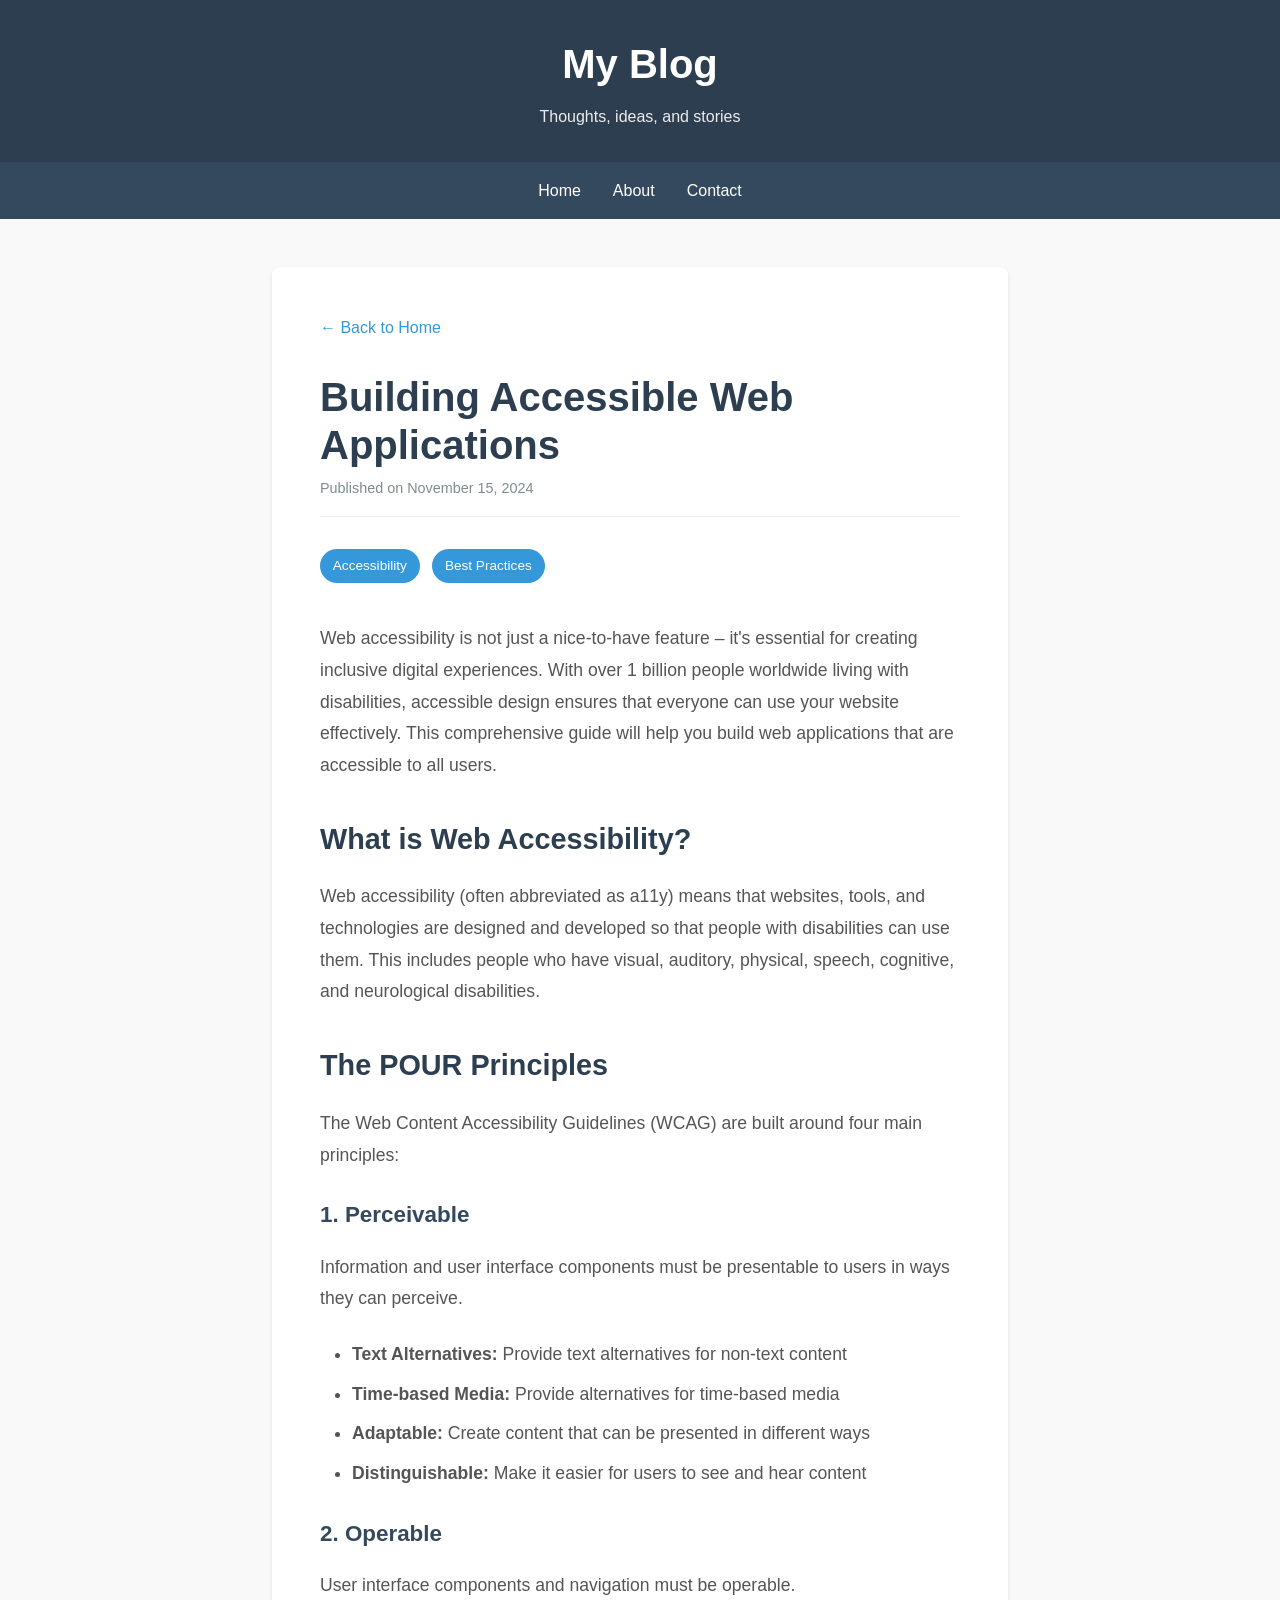
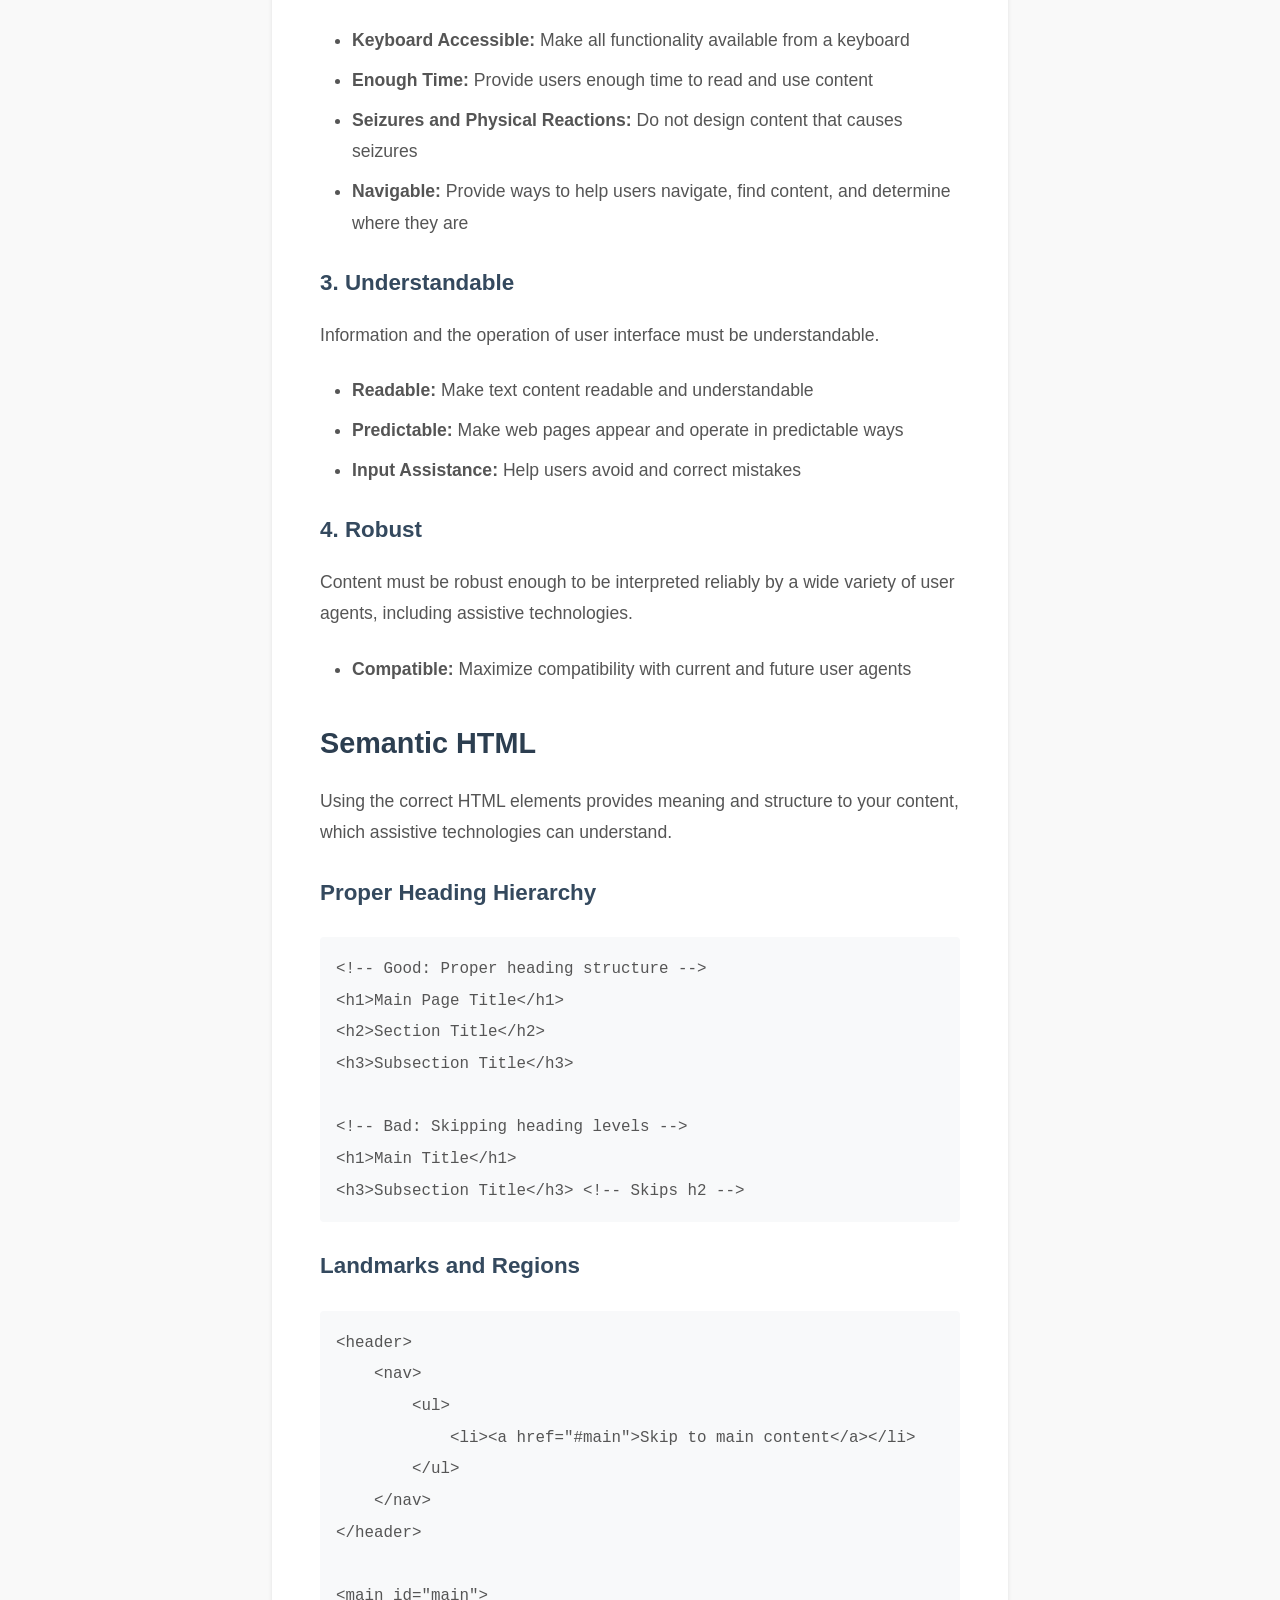
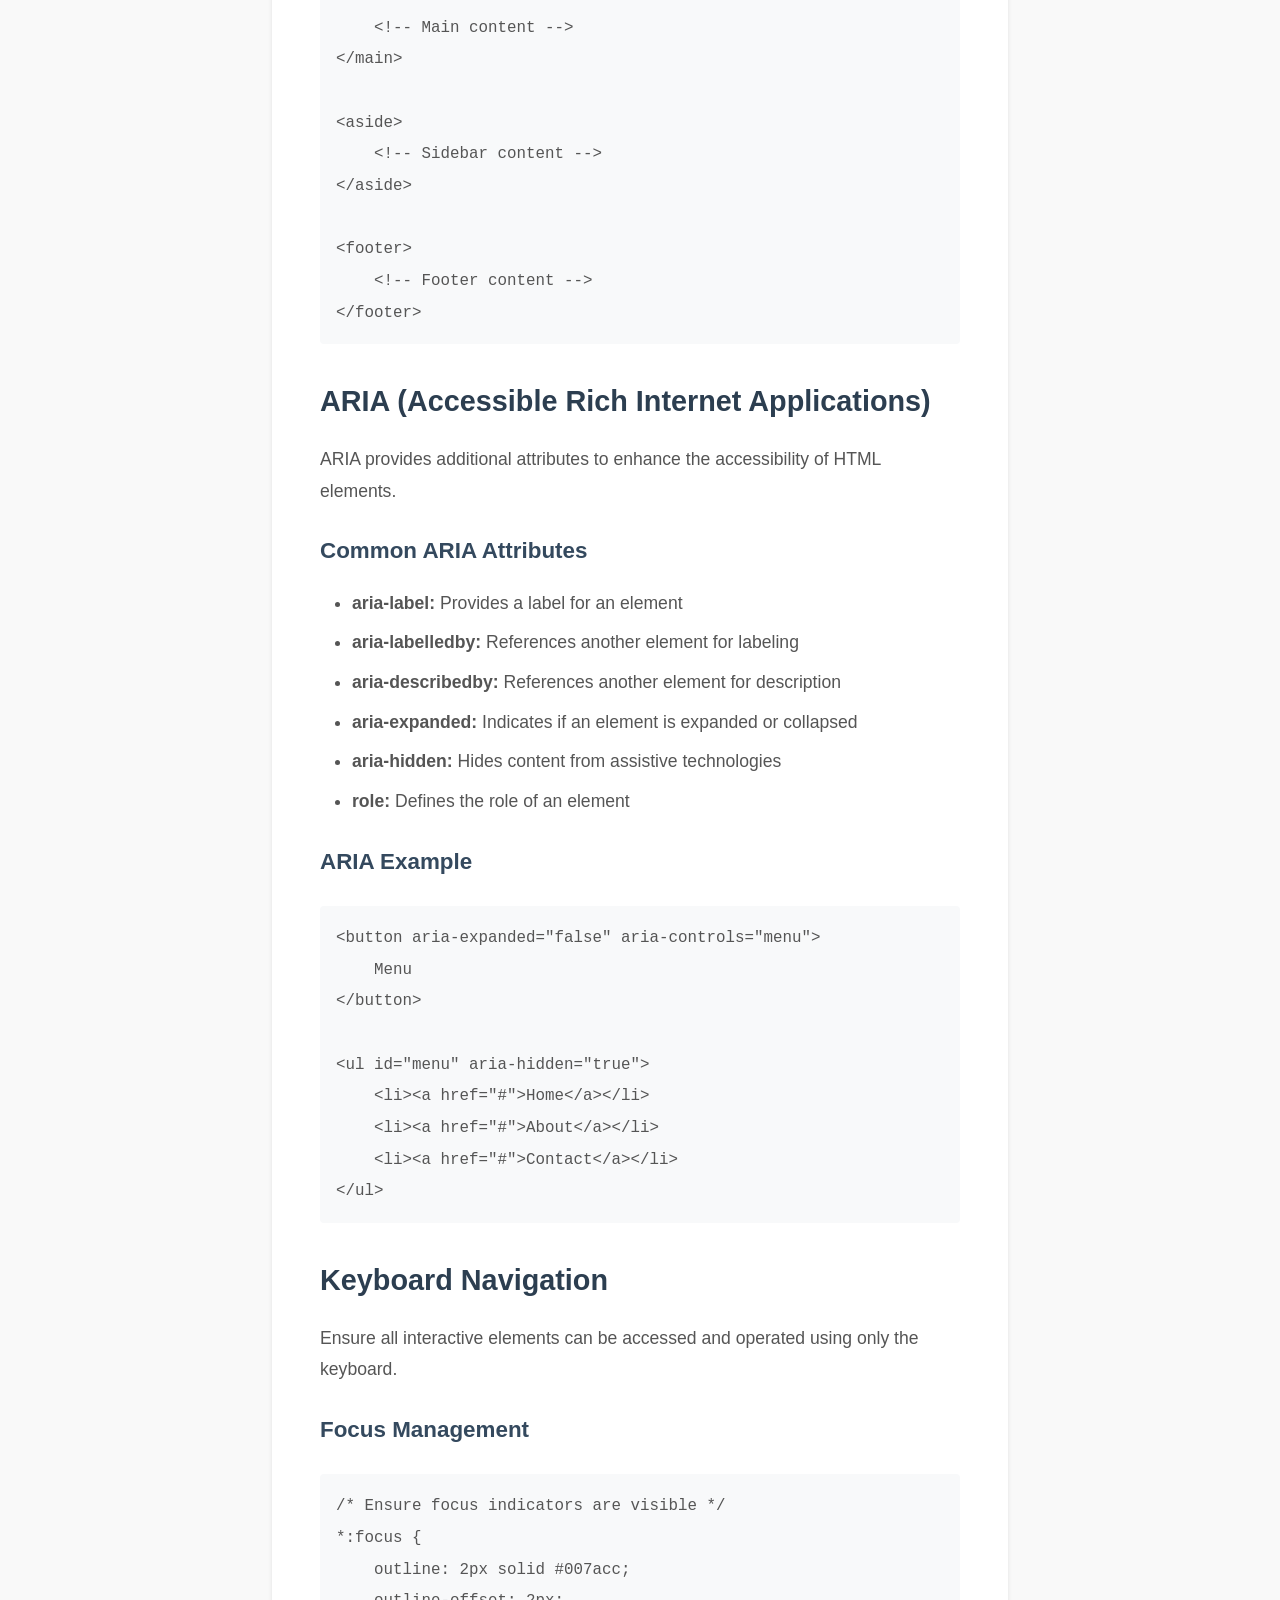
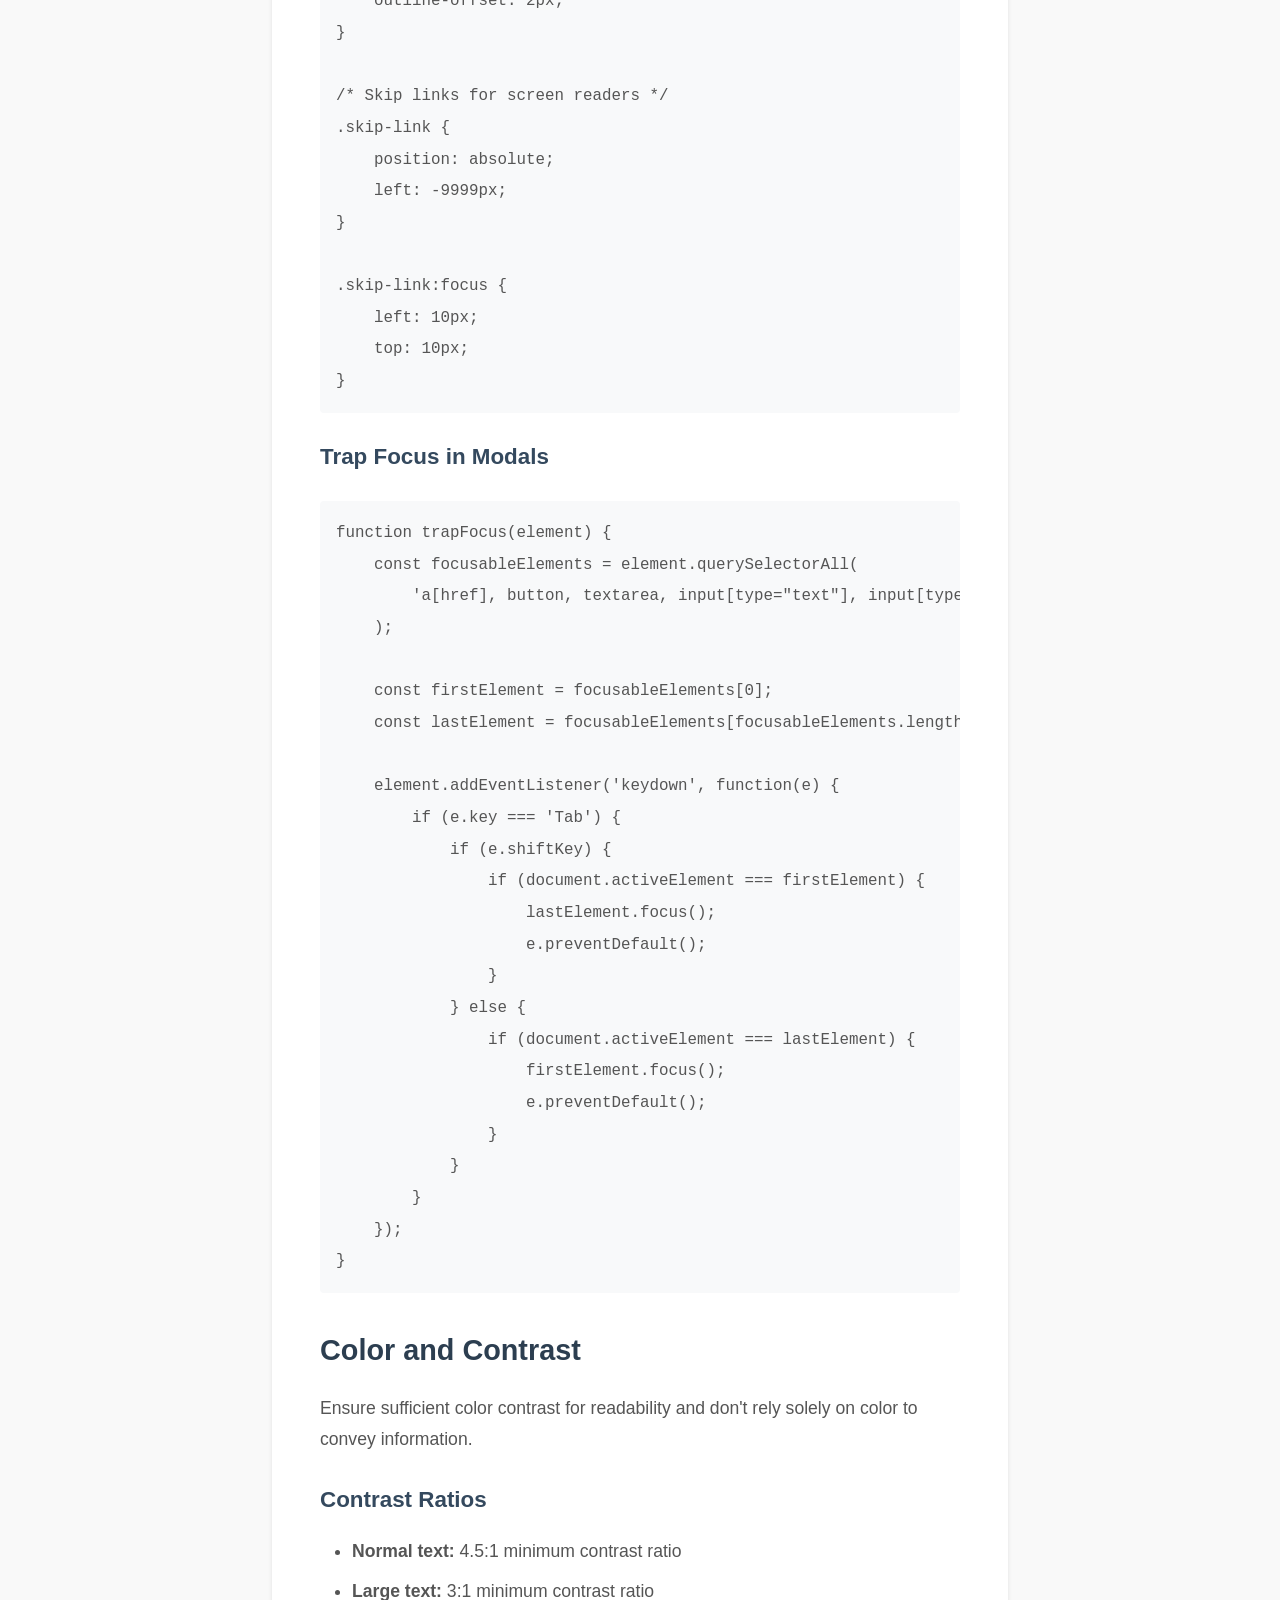
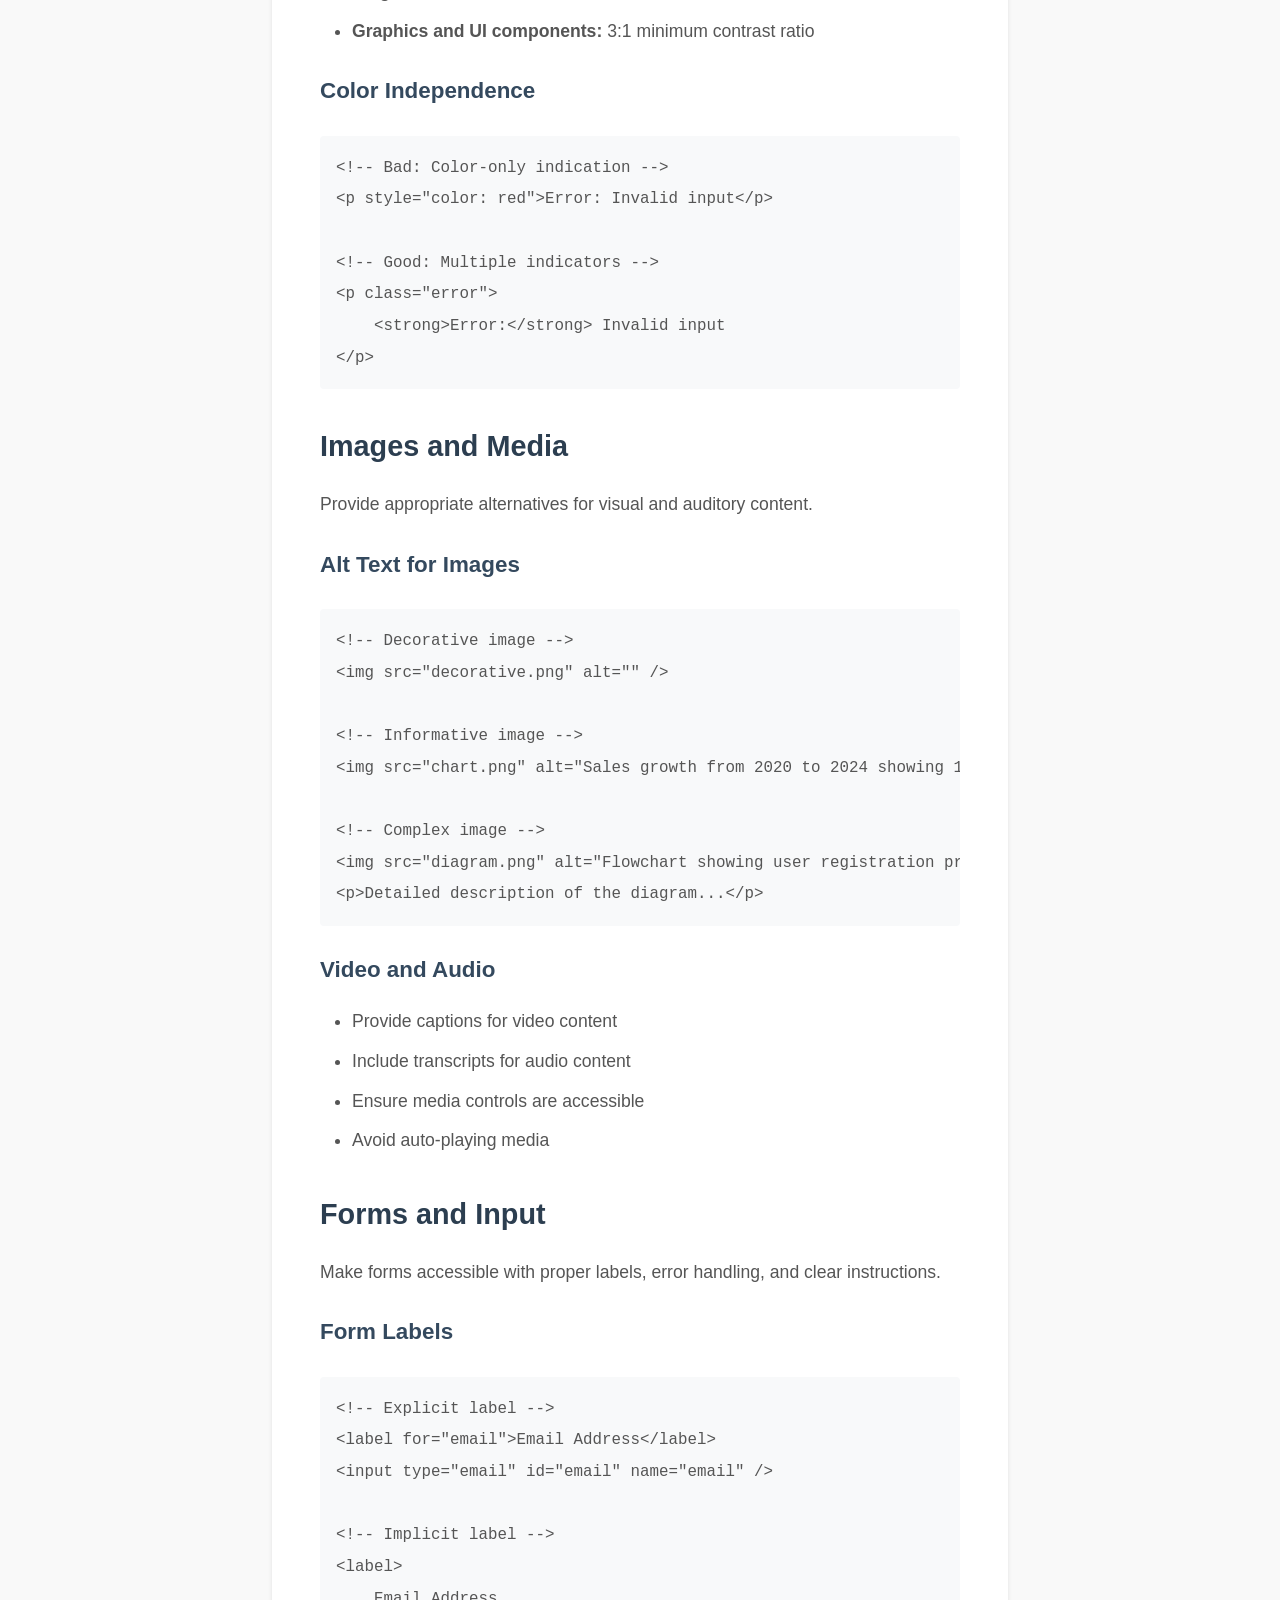
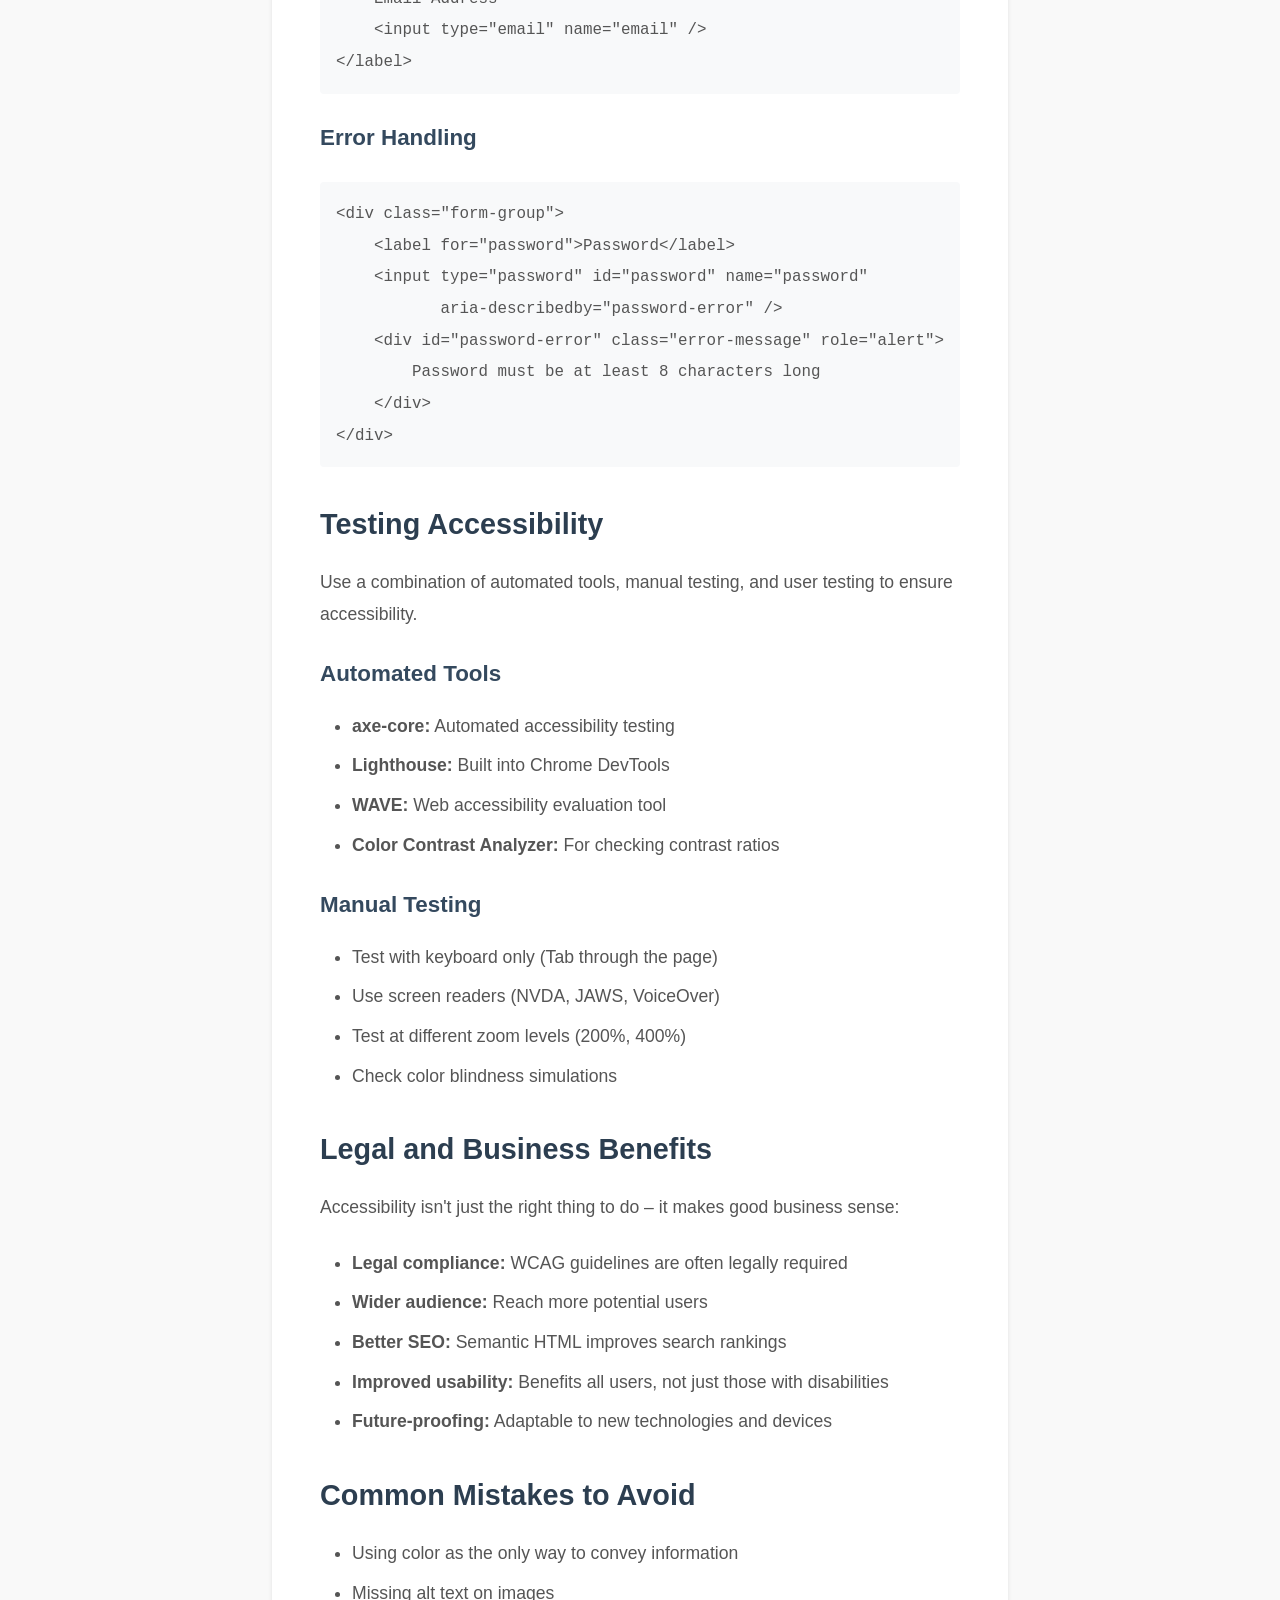
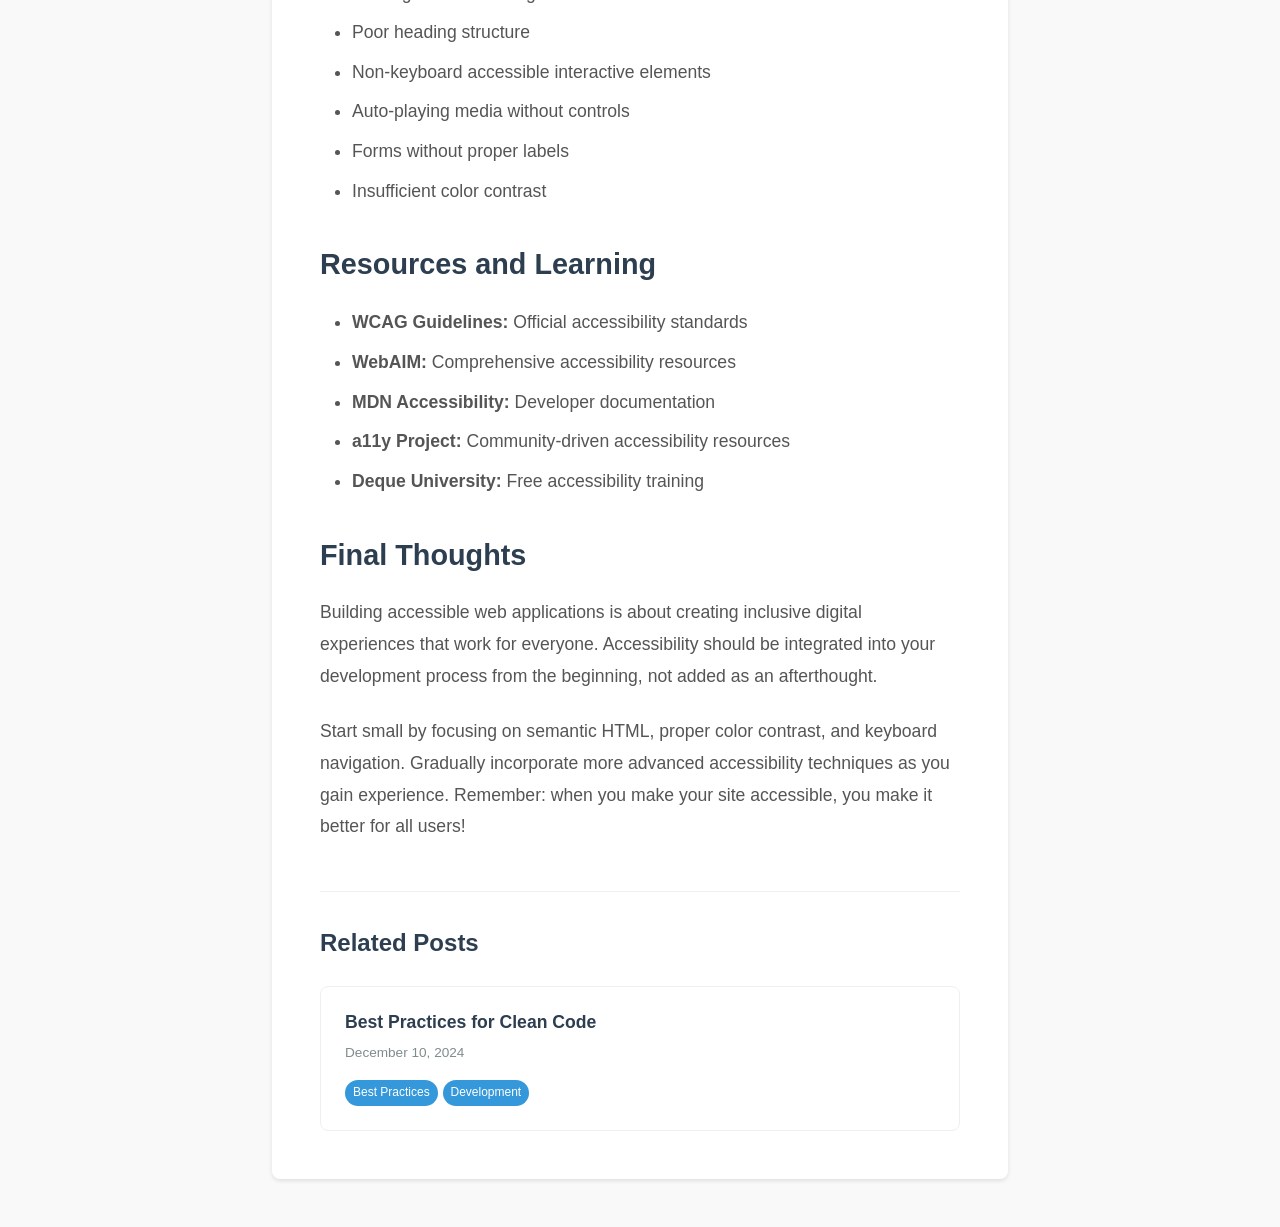
<file: posts/post6.html>
<!DOCTYPE html>
<html lang="en">
<head>
    <meta charset="UTF-8">
    <meta name="viewport" content="width=device-width, initial-scale=1.0">
    <title>Building Accessible Web Applications - My Blog</title>
    <style>
        * {
            margin: 0;
            padding: 0;
            box-sizing: border-box;
        }

        body {
            font-family: 'Segoe UI', Tahoma, Geneva, Verdana, sans-serif;
            line-height: 1.6;
            color: #333;
            background-color: #f9f9f9;
        }

        header {
            background-color: #2c3e50;
            color: white;
            padding: 2rem 0;
            text-align: center;
        }

        header h1 {
            font-size: 2.5rem;
            margin-bottom: 0.5rem;
        }

        header p {
            font-size: 1rem;
            opacity: 0.9;
        }

        nav {
            background-color: #34495e;
            padding: 1rem 0;
            position: sticky;
            top: 0;
        }

        nav ul {
            list-style: none;
            display: flex;
            justify-content: center;
            gap: 2rem;
            max-width: 1200px;
            margin: 0 auto;
            padding: 0 2rem;
        }

        nav a {
            color: white;
            text-decoration: none;
            font-weight: 500;
            transition: color 0.3s;
        }

        nav a:hover {
            color: #3498db;
        }

        .container {
            max-width: 800px;
            margin: 3rem auto;
            padding: 0 2rem;
        }

        .blog-post-full {
            background: white;
            padding: 3rem;
            border-radius: 8px;
            box-shadow: 0 2px 4px rgba(0,0,0,0.1);
        }

        .blog-post-full h1 {
            color: #2c3e50;
            margin-bottom: 0.5rem;
            font-size: 2.5rem;
            line-height: 1.2;
        }

        .blog-date {
            color: #7f8c8d;
            font-size: 0.9rem;
            margin-bottom: 2rem;
            border-bottom: 1px solid #ecf0f1;
            padding-bottom: 1rem;
        }

        .blog-content {
            color: #555;
            font-size: 1.1rem;
            line-height: 1.8;
        }

        .blog-content h2 {
            color: #2c3e50;
            margin: 2rem 0 1rem 0;
            font-size: 1.8rem;
        }

        .blog-content h3 {
            color: #34495e;
            margin: 1.5rem 0 1rem 0;
            font-size: 1.4rem;
        }

        .blog-content p {
            margin-bottom: 1.5rem;
        }

        .blog-content ul, .blog-content ol {
            margin-bottom: 1.5rem;
            padding-left: 2rem;
        }

        .blog-content li {
            margin-bottom: 0.5rem;
        }

        .blog-content code {
            background-color: #f8f9fa;
            padding: 0.2rem 0.4rem;
            border-radius: 4px;
            font-family: 'Courier New', monospace;
            font-size: 0.9em;
        }

        .blog-content pre {
            background-color: #f8f9fa;
            padding: 1rem;
            border-radius: 4px;
            overflow-x: auto;
            margin: 1.5rem 0;
        }

        .blog-content pre code {
            background-color: transparent;
            padding: 0;
        }

        .back-link {
            display: inline-block;
            margin-bottom: 2rem;
            color: #3498db;
            text-decoration: none;
            font-weight: 500;
        }

        .back-link:hover {
            text-decoration: underline;
        }

        .post-categories {
            margin-bottom: 2rem;
        }

        .category-tag {
            display: inline-block;
            background-color: #3498db;
            color: white;
            padding: 0.4rem 0.8rem;
            border-radius: 20px;
            font-size: 0.85rem;
            font-weight: 500;
            margin-right: 0.5rem;
            margin-bottom: 0.5rem;
            text-decoration: none;
            transition: background-color 0.3s;
        }

        .category-tag:hover {
            background-color: #2980b9;
        }

        .related-posts {
            margin-top: 3rem;
            padding-top: 2rem;
            border-top: 1px solid #ecf0f1;
        }

        .related-posts h3 {
            color: #2c3e50;
            margin-bottom: 1.5rem;
            font-size: 1.5rem;
        }

        .related-posts-grid {
            display: grid;
            grid-template-columns: repeat(auto-fit, minmax(300px, 1fr));
            gap: 1.5rem;
        }

        .related-post-card {
            background: white;
            border: 1px solid #ecf0f1;
            border-radius: 8px;
            padding: 1.5rem;
            transition: box-shadow 0.3s, transform 0.3s;
            text-decoration: none;
            color: inherit;
            display: block;
        }

        .related-post-card:hover {
            box-shadow: 0 4px 8px rgba(0,0,0,0.1);
            transform: translateY(-2px);
        }

        .related-post-title {
            color: #2c3e50;
            font-size: 1.1rem;
            font-weight: 600;
            margin-bottom: 0.5rem;
            line-height: 1.3;
        }

        .related-post-date {
            color: #7f8c8d;
            font-size: 0.85rem;
            margin-bottom: 0.5rem;
        }

        .related-post-excerpt {
            color: #555;
            font-size: 0.9rem;
            line-height: 1.5;
            margin-bottom: 1rem;
        }

        .related-post-categories {
            display: flex;
            flex-wrap: wrap;
            gap: 0.3rem;
        }

        .related-post-categories .category-tag {
            font-size: 0.75rem;
            padding: 0.2rem 0.5rem;
            margin: 0;
        }
    </style>
</head>
<body>
    <header>
        <h1>My Blog</h1>
        <p>Thoughts, ideas, and stories</p>
    </header>

    <nav>
        <ul>
            <li><a href="../index.html">Home</a></li>
            <li><a href="#about">About</a></li>
            <li><a href="#contact">Contact</a></li>
        </ul>
    </nav>

    <div class="container">
        <article class="blog-post-full">
            <a href="../index.html" class="back-link">← Back to Home</a>

            <h1>Building Accessible Web Applications</h1>
            <div class="blog-date">Published on November 15, 2024</div>

            <div class="post-categories">
                <span class="category-tag">Accessibility</span>
                <span class="category-tag">Best Practices</span>
            </div>

            <div class="blog-content">
                <p>Web accessibility is not just a nice-to-have feature – it's essential for creating inclusive digital experiences. With over 1 billion people worldwide living with disabilities, accessible design ensures that everyone can use your website effectively. This comprehensive guide will help you build web applications that are accessible to all users.</p>

                <h2>What is Web Accessibility?</h2>
                <p>Web accessibility (often abbreviated as a11y) means that websites, tools, and technologies are designed and developed so that people with disabilities can use them. This includes people who have visual, auditory, physical, speech, cognitive, and neurological disabilities.</p>

                <h2>The POUR Principles</h2>
                <p>The Web Content Accessibility Guidelines (WCAG) are built around four main principles:</p>

                <h3>1. Perceivable</h3>
                <p>Information and user interface components must be presentable to users in ways they can perceive.</p>
                <ul>
                    <li><strong>Text Alternatives:</strong> Provide text alternatives for non-text content</li>
                    <li><strong>Time-based Media:</strong> Provide alternatives for time-based media</li>
                    <li><strong>Adaptable:</strong> Create content that can be presented in different ways</li>
                    <li><strong>Distinguishable:</strong> Make it easier for users to see and hear content</li>
                </ul>

                <h3>2. Operable</h3>
                <p>User interface components and navigation must be operable.</p>
                <ul>
                    <li><strong>Keyboard Accessible:</strong> Make all functionality available from a keyboard</li>
                    <li><strong>Enough Time:</strong> Provide users enough time to read and use content</li>
                    <li><strong>Seizures and Physical Reactions:</strong> Do not design content that causes seizures</li>
                    <li><strong>Navigable:</strong> Provide ways to help users navigate, find content, and determine where they are</li>
                </ul>

                <h3>3. Understandable</h3>
                <p>Information and the operation of user interface must be understandable.</p>
                <ul>
                    <li><strong>Readable:</strong> Make text content readable and understandable</li>
                    <li><strong>Predictable:</strong> Make web pages appear and operate in predictable ways</li>
                    <li><strong>Input Assistance:</strong> Help users avoid and correct mistakes</li>
                </ul>

                <h3>4. Robust</h3>
                <p>Content must be robust enough to be interpreted reliably by a wide variety of user agents, including assistive technologies.</p>
                <ul>
                    <li><strong>Compatible:</strong> Maximize compatibility with current and future user agents</li>
                </ul>

                <h2>Semantic HTML</h2>
                <p>Using the correct HTML elements provides meaning and structure to your content, which assistive technologies can understand.</p>

                <h3>Proper Heading Hierarchy</h3>
                <pre><code>&lt;!-- Good: Proper heading structure --&gt;
&lt;h1&gt;Main Page Title&lt;/h1&gt;
&lt;h2&gt;Section Title&lt;/h2&gt;
&lt;h3&gt;Subsection Title&lt;/h3&gt;

&lt;!-- Bad: Skipping heading levels --&gt;
&lt;h1&gt;Main Title&lt;/h1&gt;
&lt;h3&gt;Subsection Title&lt;/h3&gt; &lt;!-- Skips h2 --&gt;</code></pre>

                <h3>Landmarks and Regions</h3>
                <pre><code>&lt;header&gt;
    &lt;nav&gt;
        &lt;ul&gt;
            &lt;li&gt;&lt;a href="#main"&gt;Skip to main content&lt;/a&gt;&lt;/li&gt;
        &lt;/ul&gt;
    &lt;/nav&gt;
&lt;/header&gt;

&lt;main id="main"&gt;
    &lt;!-- Main content --&gt;
&lt;/main&gt;

&lt;aside&gt;
    &lt;!-- Sidebar content --&gt;
&lt;/aside&gt;

&lt;footer&gt;
    &lt;!-- Footer content --&gt;
&lt;/footer&gt;</code></pre>

                <h2>ARIA (Accessible Rich Internet Applications)</h2>
                <p>ARIA provides additional attributes to enhance the accessibility of HTML elements.</p>

                <h3>Common ARIA Attributes</h3>
                <ul>
                    <li><strong>aria-label:</strong> Provides a label for an element</li>
                    <li><strong>aria-labelledby:</strong> References another element for labeling</li>
                    <li><strong>aria-describedby:</strong> References another element for description</li>
                    <li><strong>aria-expanded:</strong> Indicates if an element is expanded or collapsed</li>
                    <li><strong>aria-hidden:</strong> Hides content from assistive technologies</li>
                    <li><strong>role:</strong> Defines the role of an element</li>
                </ul>

                <h3>ARIA Example</h3>
                <pre><code>&lt;button aria-expanded="false" aria-controls="menu"&gt;
    Menu
&lt;/button&gt;

&lt;ul id="menu" aria-hidden="true"&gt;
    &lt;li&gt;&lt;a href="#"&gt;Home&lt;/a&gt;&lt;/li&gt;
    &lt;li&gt;&lt;a href="#"&gt;About&lt;/a&gt;&lt;/li&gt;
    &lt;li&gt;&lt;a href="#"&gt;Contact&lt;/a&gt;&lt;/li&gt;
&lt;/ul&gt;</code></pre>

                <h2>Keyboard Navigation</h2>
                <p>Ensure all interactive elements can be accessed and operated using only the keyboard.</p>

                <h3>Focus Management</h3>
                <pre><code>/* Ensure focus indicators are visible */
*:focus {
    outline: 2px solid #007acc;
    outline-offset: 2px;
}

/* Skip links for screen readers */
.skip-link {
    position: absolute;
    left: -9999px;
}

.skip-link:focus {
    left: 10px;
    top: 10px;
}</code></pre>

                <h3>Trap Focus in Modals</h3>
                <pre><code>function trapFocus(element) {
    const focusableElements = element.querySelectorAll(
        'a[href], button, textarea, input[type="text"], input[type="radio"], input[type="checkbox"], select'
    );

    const firstElement = focusableElements[0];
    const lastElement = focusableElements[focusableElements.length - 1];

    element.addEventListener('keydown', function(e) {
        if (e.key === 'Tab') {
            if (e.shiftKey) {
                if (document.activeElement === firstElement) {
                    lastElement.focus();
                    e.preventDefault();
                }
            } else {
                if (document.activeElement === lastElement) {
                    firstElement.focus();
                    e.preventDefault();
                }
            }
        }
    });
}</code></pre>

                <h2>Color and Contrast</h2>
                <p>Ensure sufficient color contrast for readability and don't rely solely on color to convey information.</p>

                <h3>Contrast Ratios</h3>
                <ul>
                    <li><strong>Normal text:</strong> 4.5:1 minimum contrast ratio</li>
                    <li><strong>Large text:</strong> 3:1 minimum contrast ratio</li>
                    <li><strong>Graphics and UI components:</strong> 3:1 minimum contrast ratio</li>
                </ul>

                <h3>Color Independence</h3>
                <pre><code>&lt;!-- Bad: Color-only indication --&gt;
&lt;p style="color: red"&gt;Error: Invalid input&lt;/p&gt;

&lt;!-- Good: Multiple indicators --&gt;
&lt;p class="error"&gt;
    &lt;strong&gt;Error:&lt;/strong&gt; Invalid input
&lt;/p&gt;</code></pre>

                <h2>Images and Media</h2>
                <p>Provide appropriate alternatives for visual and auditory content.</p>

                <h3>Alt Text for Images</h3>
                <pre><code>&lt;!-- Decorative image --&gt;
&lt;img src="decorative.png" alt="" /&gt;

&lt;!-- Informative image --&gt;
&lt;img src="chart.png" alt="Sales growth from 2020 to 2024 showing 150% increase" /&gt;

&lt;!-- Complex image --&gt;
&lt;img src="diagram.png" alt="Flowchart showing user registration process" /&gt;
&lt;p&gt;Detailed description of the diagram...&lt;/p&gt;</code></pre>

                <h3>Video and Audio</h3>
                <ul>
                    <li>Provide captions for video content</li>
                    <li>Include transcripts for audio content</li>
                    <li>Ensure media controls are accessible</li>
                    <li>Avoid auto-playing media</li>
                </ul>

                <h2>Forms and Input</h2>
                <p>Make forms accessible with proper labels, error handling, and clear instructions.</p>

                <h3>Form Labels</h3>
                <pre><code>&lt;!-- Explicit label --&gt;
&lt;label for="email"&gt;Email Address&lt;/label&gt;
&lt;input type="email" id="email" name="email" /&gt;

&lt;!-- Implicit label --&gt;
&lt;label&gt;
    Email Address
    &lt;input type="email" name="email" /&gt;
&lt;/label&gt;</code></pre>

                <h3>Error Handling</h3>
                <pre><code>&lt;div class="form-group"&gt;
    &lt;label for="password"&gt;Password&lt;/label&gt;
    &lt;input type="password" id="password" name="password"
           aria-describedby="password-error" /&gt;
    &lt;div id="password-error" class="error-message" role="alert"&gt;
        Password must be at least 8 characters long
    &lt;/div&gt;
&lt;/div&gt;</code></pre>

                <h2>Testing Accessibility</h2>
                <p>Use a combination of automated tools, manual testing, and user testing to ensure accessibility.</p>

                <h3>Automated Tools</h3>
                <ul>
                    <li><strong>axe-core:</strong> Automated accessibility testing</li>
                    <li><strong>Lighthouse:</strong> Built into Chrome DevTools</li>
                    <li><strong>WAVE:</strong> Web accessibility evaluation tool</li>
                    <li><strong>Color Contrast Analyzer:</strong> For checking contrast ratios</li>
                </ul>

                <h3>Manual Testing</h3>
                <ul>
                    <li>Test with keyboard only (Tab through the page)</li>
                    <li>Use screen readers (NVDA, JAWS, VoiceOver)</li>
                    <li>Test at different zoom levels (200%, 400%)</li>
                    <li>Check color blindness simulations</li>
                </ul>

                <h2>Legal and Business Benefits</h2>
                <p>Accessibility isn't just the right thing to do – it makes good business sense:</p>

                <ul>
                    <li><strong>Legal compliance:</strong> WCAG guidelines are often legally required</li>
                    <li><strong>Wider audience:</strong> Reach more potential users</li>
                    <li><strong>Better SEO:</strong> Semantic HTML improves search rankings</li>
                    <li><strong>Improved usability:</strong> Benefits all users, not just those with disabilities</li>
                    <li><strong>Future-proofing:</strong> Adaptable to new technologies and devices</li>
                </ul>

                <h2>Common Mistakes to Avoid</h2>
                <ul>
                    <li>Using color as the only way to convey information</li>
                    <li>Missing alt text on images</li>
                    <li>Poor heading structure</li>
                    <li>Non-keyboard accessible interactive elements</li>
                    <li>Auto-playing media without controls</li>
                    <li>Forms without proper labels</li>
                    <li>Insufficient color contrast</li>
                </ul>

                <h2>Resources and Learning</h2>
                <ul>
                    <li><strong>WCAG Guidelines:</strong> Official accessibility standards</li>
                    <li><strong>WebAIM:</strong> Comprehensive accessibility resources</li>
                    <li><strong>MDN Accessibility:</strong> Developer documentation</li>
                    <li><strong>a11y Project:</strong> Community-driven accessibility resources</li>
                    <li><strong>Deque University:</strong> Free accessibility training</li>
                </ul>

                <h2>Final Thoughts</h2>
                <p>Building accessible web applications is about creating inclusive digital experiences that work for everyone. Accessibility should be integrated into your development process from the beginning, not added as an afterthought.</p>

                <p>Start small by focusing on semantic HTML, proper color contrast, and keyboard navigation. Gradually incorporate more advanced accessibility techniques as you gain experience. Remember: when you make your site accessible, you make it better for all users!</p>
            </div>

            <div class="related-posts">
                <h3>Related Posts</h3>
                <div id="related-posts-container" class="related-posts-grid">
                    <!-- Related posts will be loaded here -->
                </div>
            </div>
        </article>
    </div>

    <script>
        class RelatedPostsLoader {
            constructor(currentPostId, categories) {
                this.currentPostId = currentPostId;
                this.categories = categories;
                this.container = document.getElementById('related-posts-container');
            }

            async loadRelatedPosts() {
                try {
                    // Inline posts data to avoid CORS issues on live servers
                    const data = {
                        posts: [
                            {
                                "id": 1,
                                "title": "Getting Started with Web Development",
                                "date": "December 15, 2024",
                                "preview": "Learn the basics of HTML, CSS, and JavaScript to start your web development journey. This post covers essential concepts every beginner should know.",
                                "filename": "posts/post1.html",
                                "categories": ["Beginner", "Fundamentals"]
                            },
                            {
                                "id": 2,
                                "title": "Best Practices for Clean Code",
                                "date": "December 10, 2024",
                                "preview": "Explore techniques and principles for writing maintainable and readable code. Discover how clean code practices improve collaboration and productivity.",
                                "filename": "posts/post2.html",
                                "categories": ["Best Practices", "Development"]
                            },
                            {
                                "id": 3,
                                "title": "Understanding Responsive Design",
                                "date": "December 5, 2024",
                                "preview": "Master the art of creating websites that look great on all devices. Learn about media queries, flexible layouts, and mobile-first design principles.",
                                "filename": "posts/post3.html",
                                "categories": ["CSS", "Responsive"]
                            },
                            {
                                "id": 4,
                                "title": "The Power of CSS Grid and Flexbox",
                                "date": "November 28, 2024",
                                "preview": "Dive deep into modern CSS layout techniques. Compare CSS Grid and Flexbox, understand when to use each, and see practical examples for creating complex layouts.",
                                "filename": "posts/post4.html",
                                "categories": ["CSS", "Layout"]
                            },
                            {
                                "id": 5,
                                "title": "JavaScript ES6+ Features You Should Know",
                                "date": "November 20, 2024",
                                "preview": "Explore the most important ES6+ features that every modern JavaScript developer should master. From arrow functions to async/await, learn how these features improve code quality.",
                                "filename": "posts/post5.html",
                                "categories": ["JavaScript", "ES6"]
                            },
                            {
                                "id": 6,
                                "title": "Building Accessible Web Applications",
                                "date": "November 15, 2024",
                                "preview": "Learn the fundamentals of web accessibility and how to create inclusive web experiences. Discover ARIA attributes, semantic HTML, and testing tools for accessibility compliance.",
                                "filename": "posts/post6.html",
                                "categories": ["Accessibility", "Best Practices"]
                            }
                        ]
                    };
                    const relatedPosts = this.findRelatedPosts(data.posts);
                    this.renderRelatedPosts(relatedPosts);
                } catch (error) {
                    console.error('Error loading related posts:', error);
                    this.showError('Failed to load related posts');
                }
            }

            findRelatedPosts(allPosts) {
                return allPosts
                    .filter(post => post.id !== this.currentPostId)
                    .map(post => ({
                        ...post,
                        sharedCategories: this.getSharedCategories(post.categories)
                    }))
                    .filter(post => post.sharedCategories.length > 0)
                    .sort((a, b) => b.sharedCategories.length - a.sharedCategories.length)
                    .slice(0, 3);
            }

            getSharedCategories(postCategories) {
                return postCategories.filter(category => this.categories.includes(category));
            }

            renderRelatedPosts(posts) {
                if (posts.length === 0) {
                    this.container.innerHTML = '<p>No related posts found.</p>';
                    return;
                }

                const postsHtml = posts.map(post => `
                    <a href="${post.filename}" class="related-post-card">
                        <div class="related-post-title">${this.escapeHtml(post.title)}</div>
                        <div class="related-post-date">${post.date}</div>
                        <div class="related-post-excerpt">${this.escapeHtml(post.excerpt)}</div>
                        <div class="related-post-categories">
                            ${post.categories.map(category => 
                                `<span class="category-tag">${this.escapeHtml(category)}</span>`
                            ).join('')}
                        </div>
                    </a>
                `).join('');

                this.container.innerHTML = postsHtml;
            }

            showError(message) {
                this.container.innerHTML = `<p class="error">${this.escapeHtml(message)}</p>`;
            }

            escapeHtml(text) {
                const div = document.createElement('div');
                div.textContent = text;
                return div.innerHTML;
            }
        }

        // Initialize related posts loader for post 6
        const relatedPostsLoader = new RelatedPostsLoader(6, ["Accessibility", "Best Practices"]);
        relatedPostsLoader.loadRelatedPosts();
    </script>
</body>
</html>
</file>
